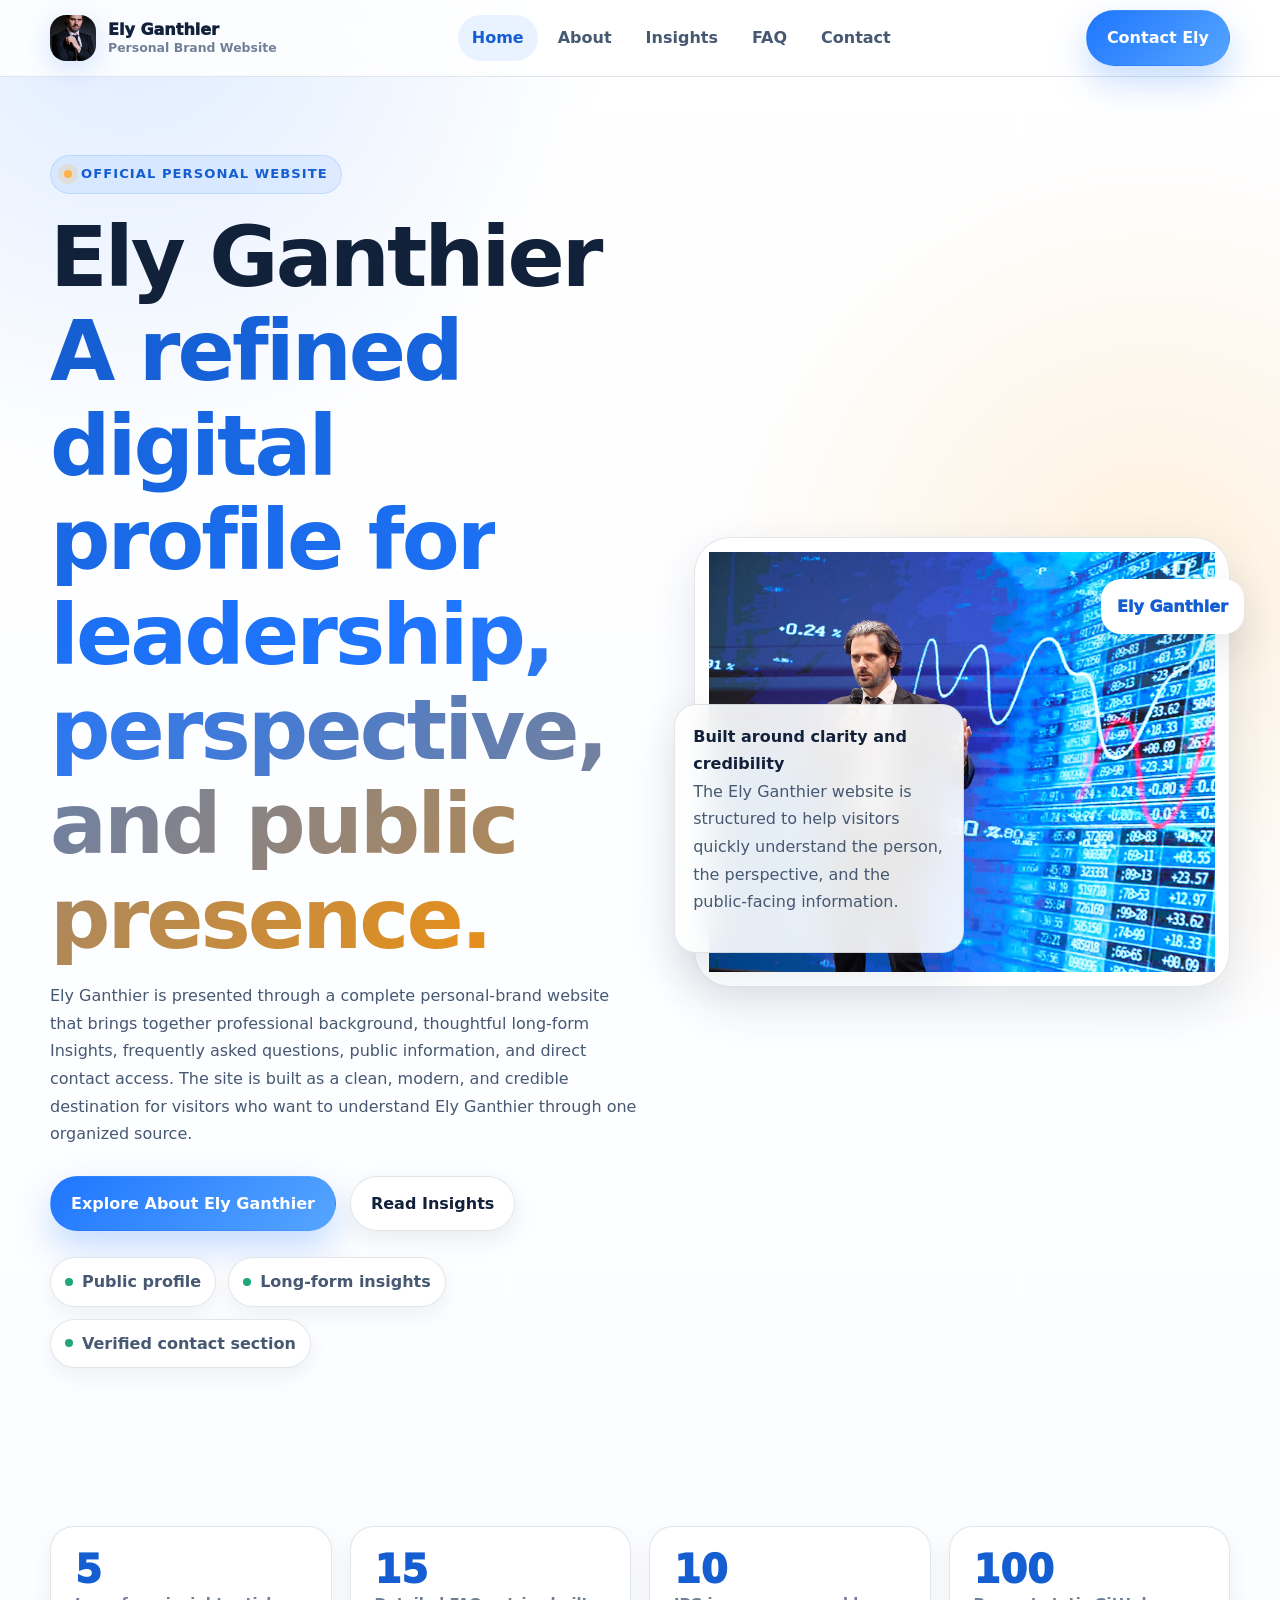
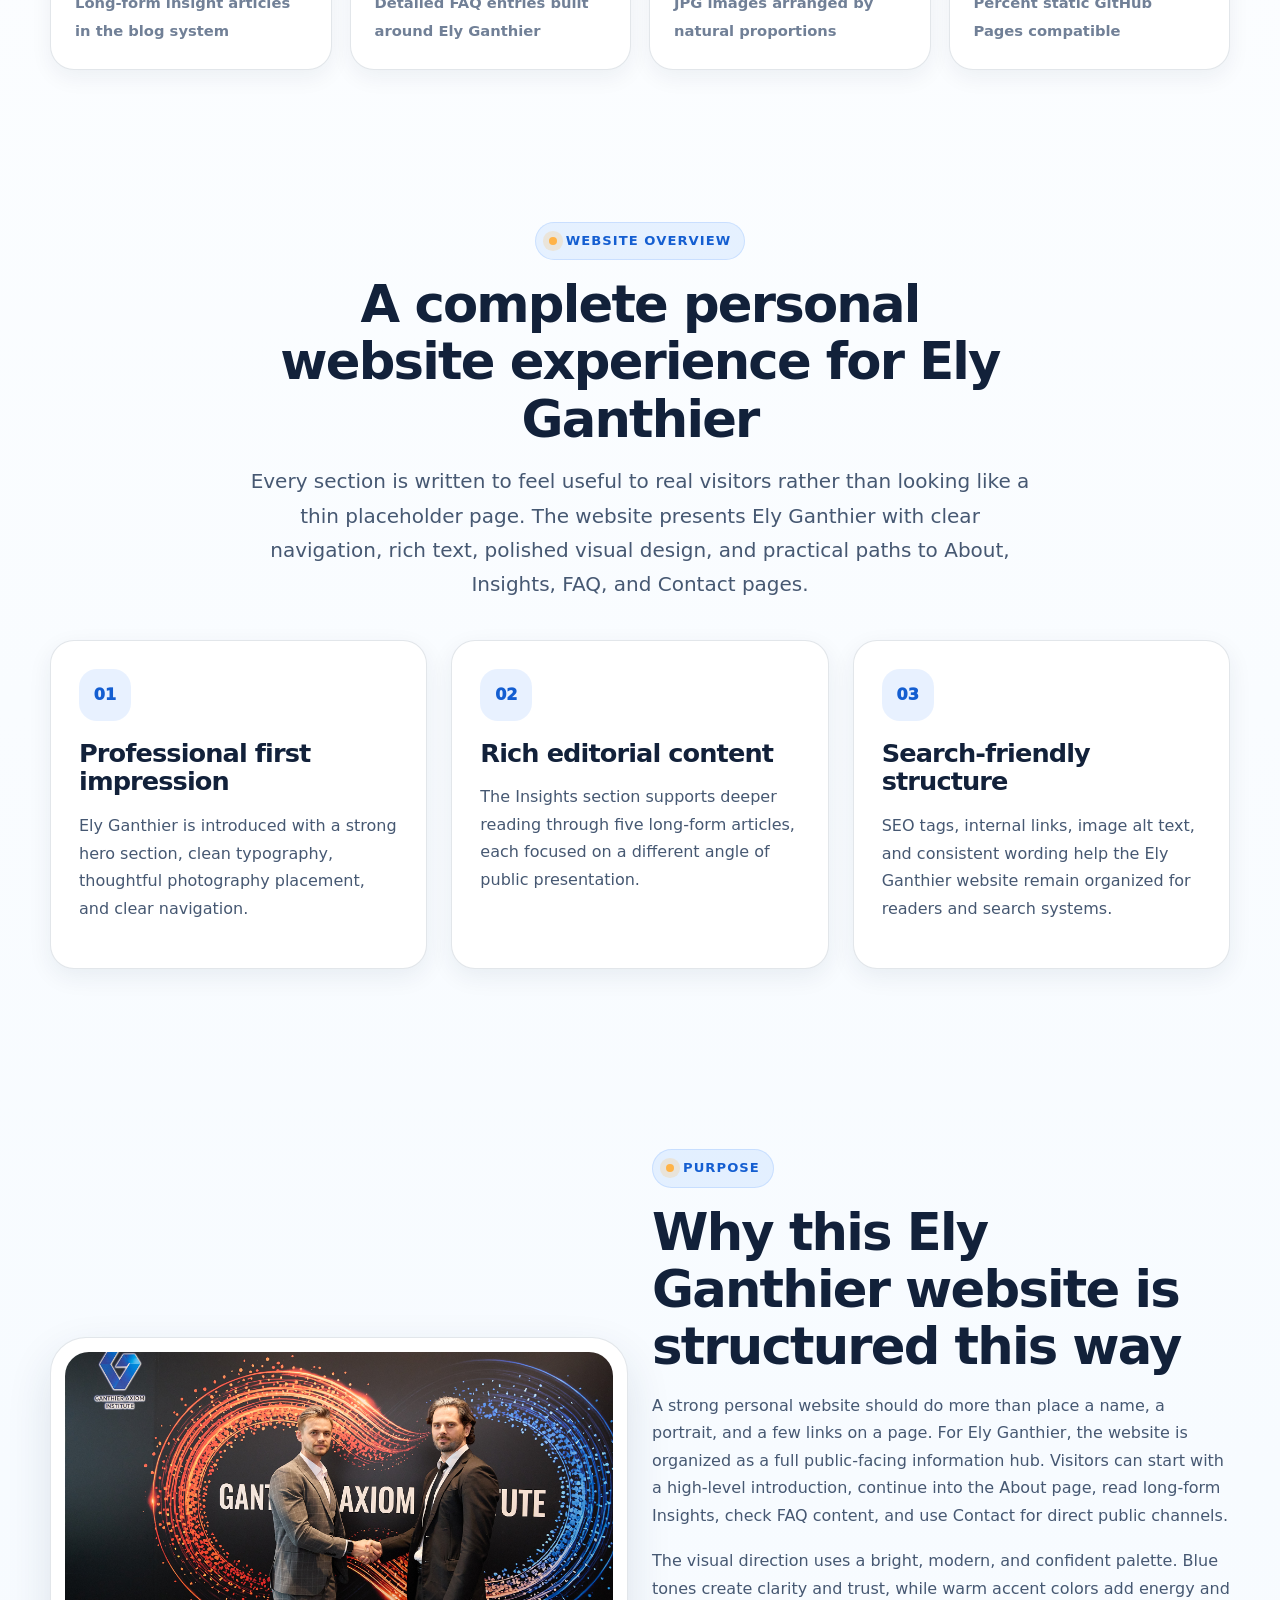
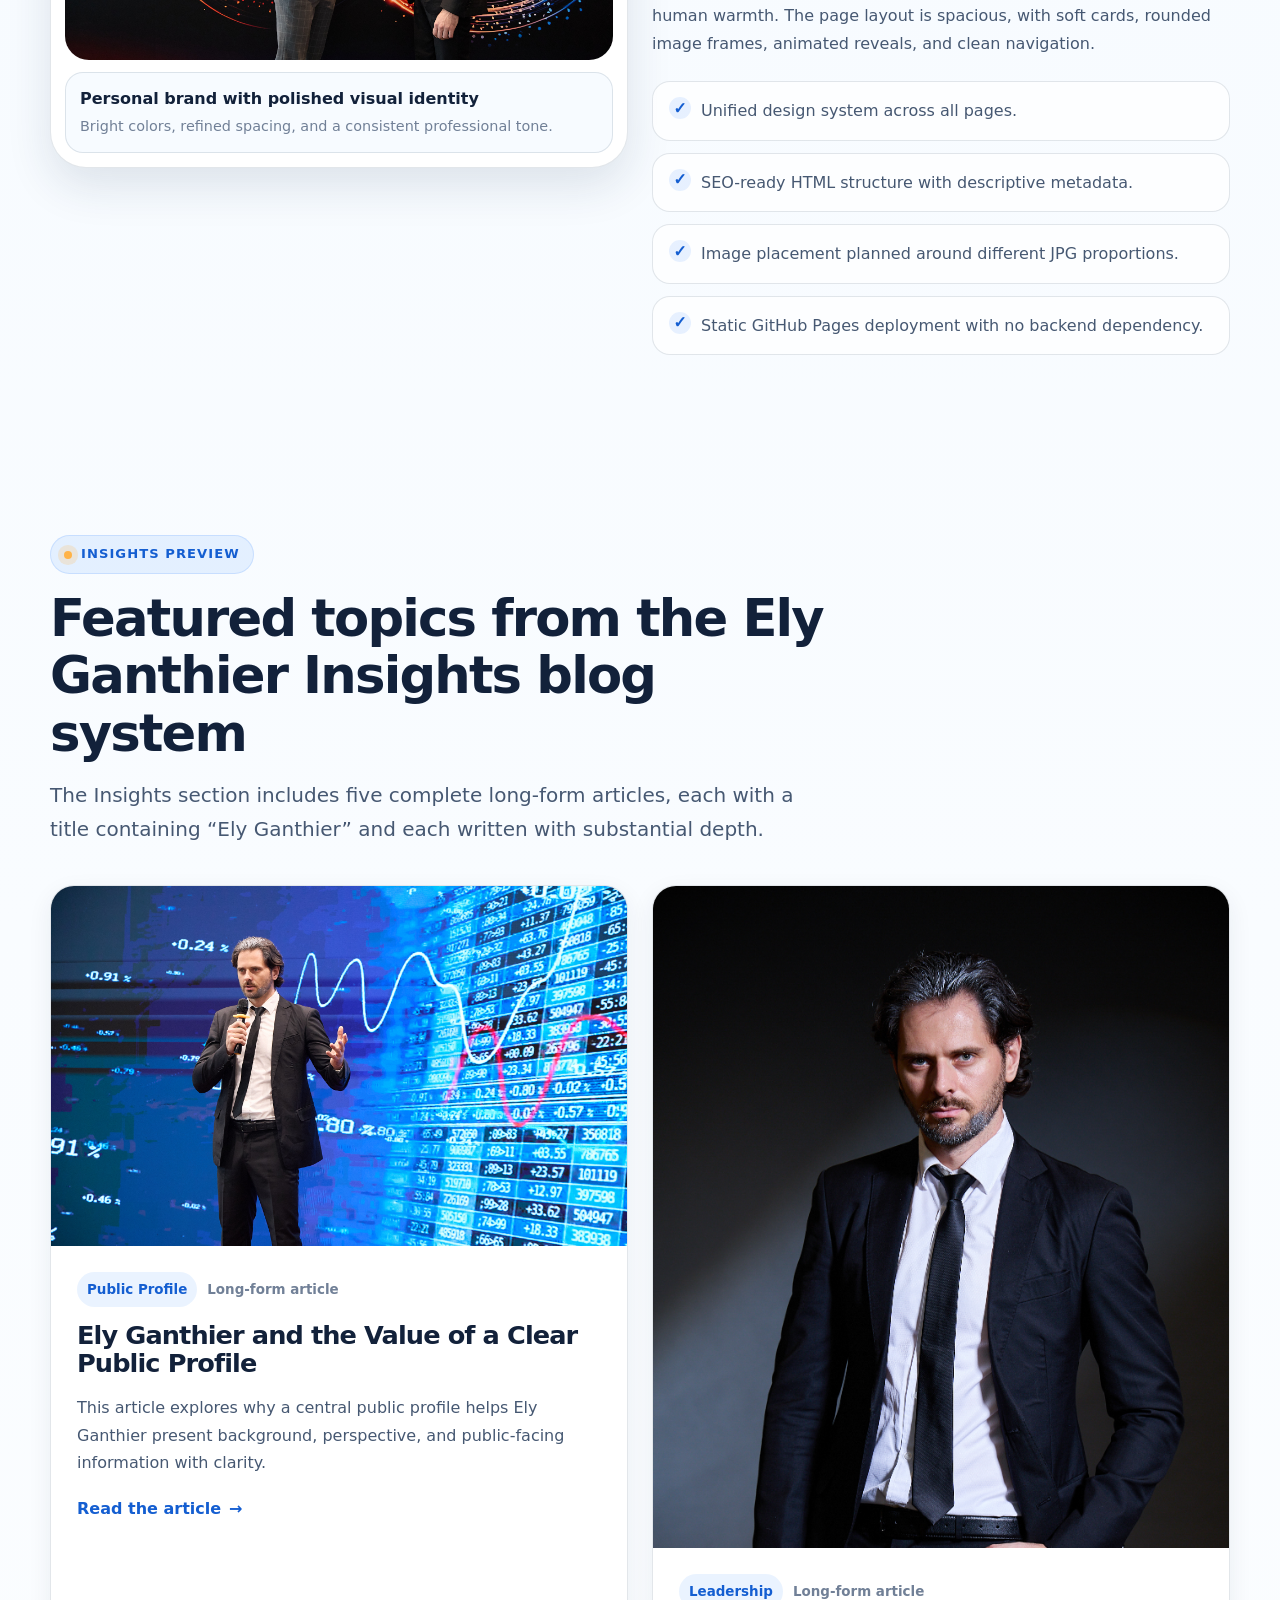
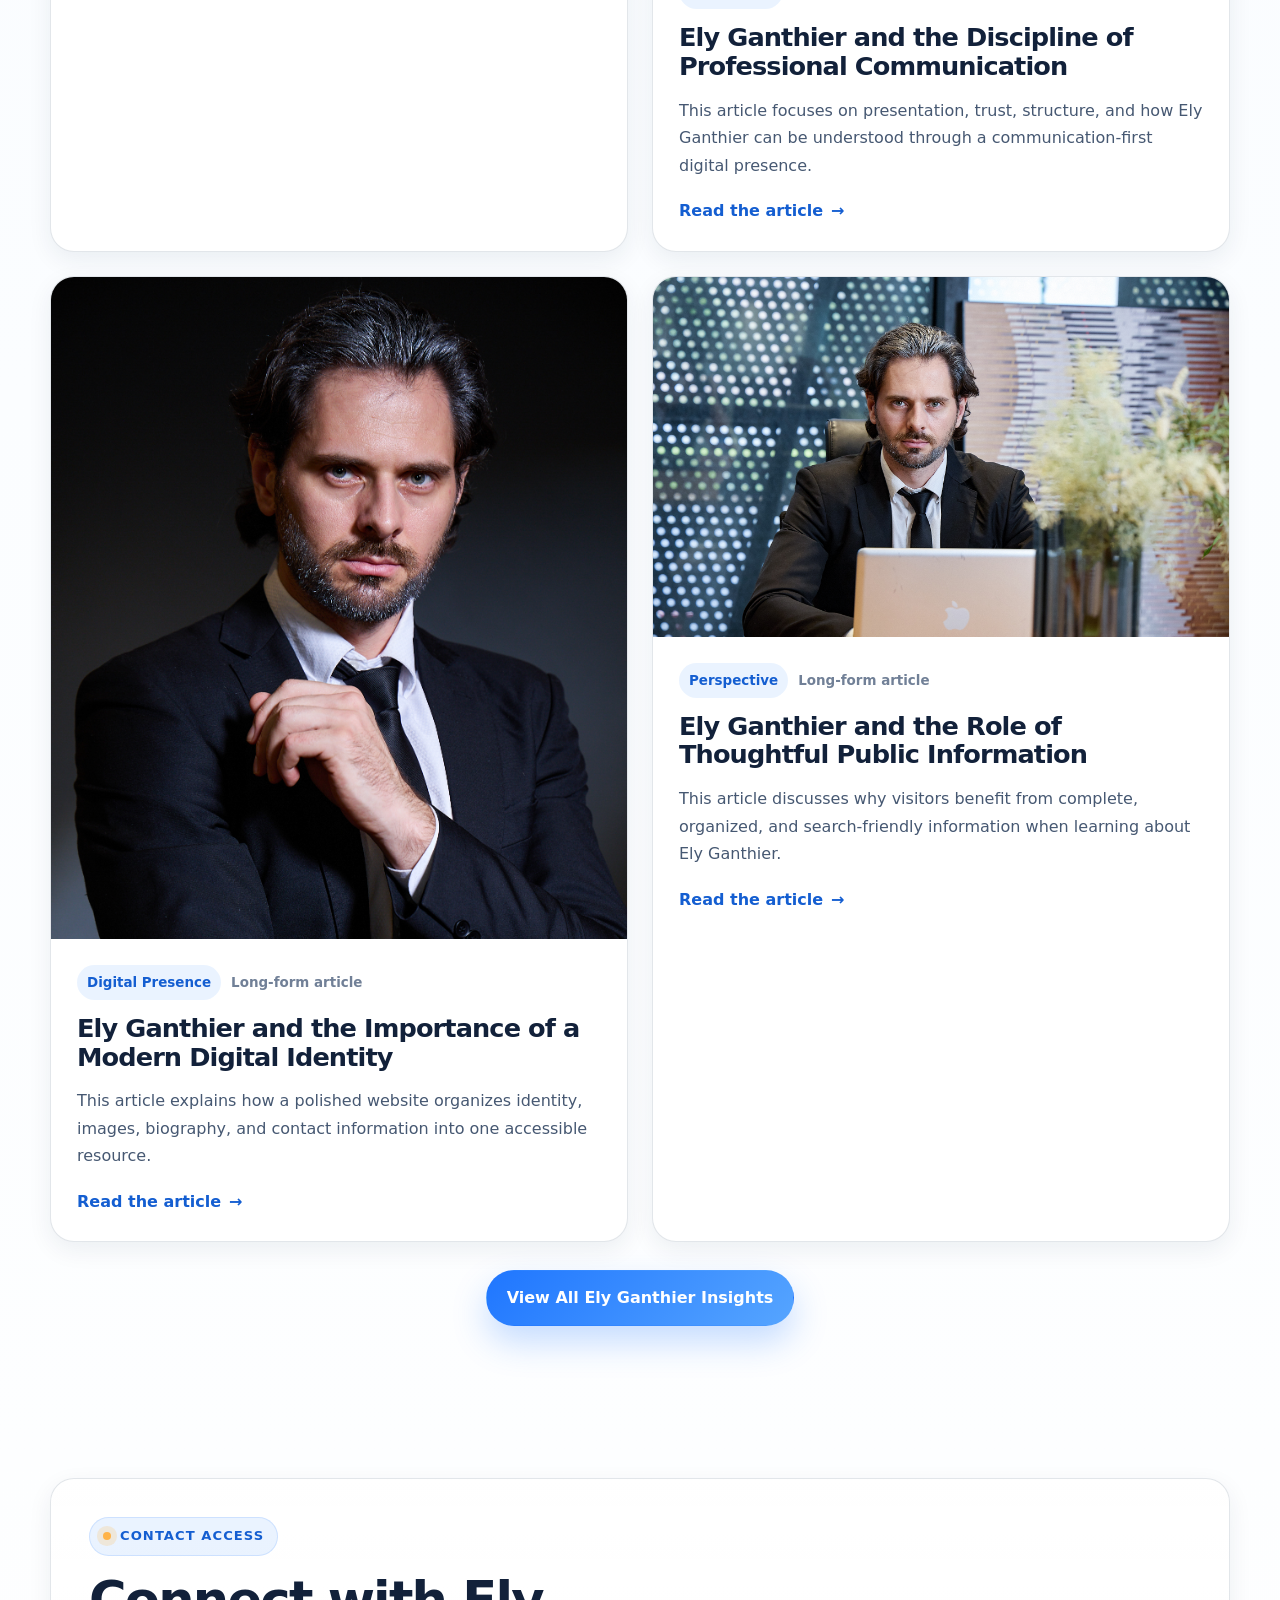
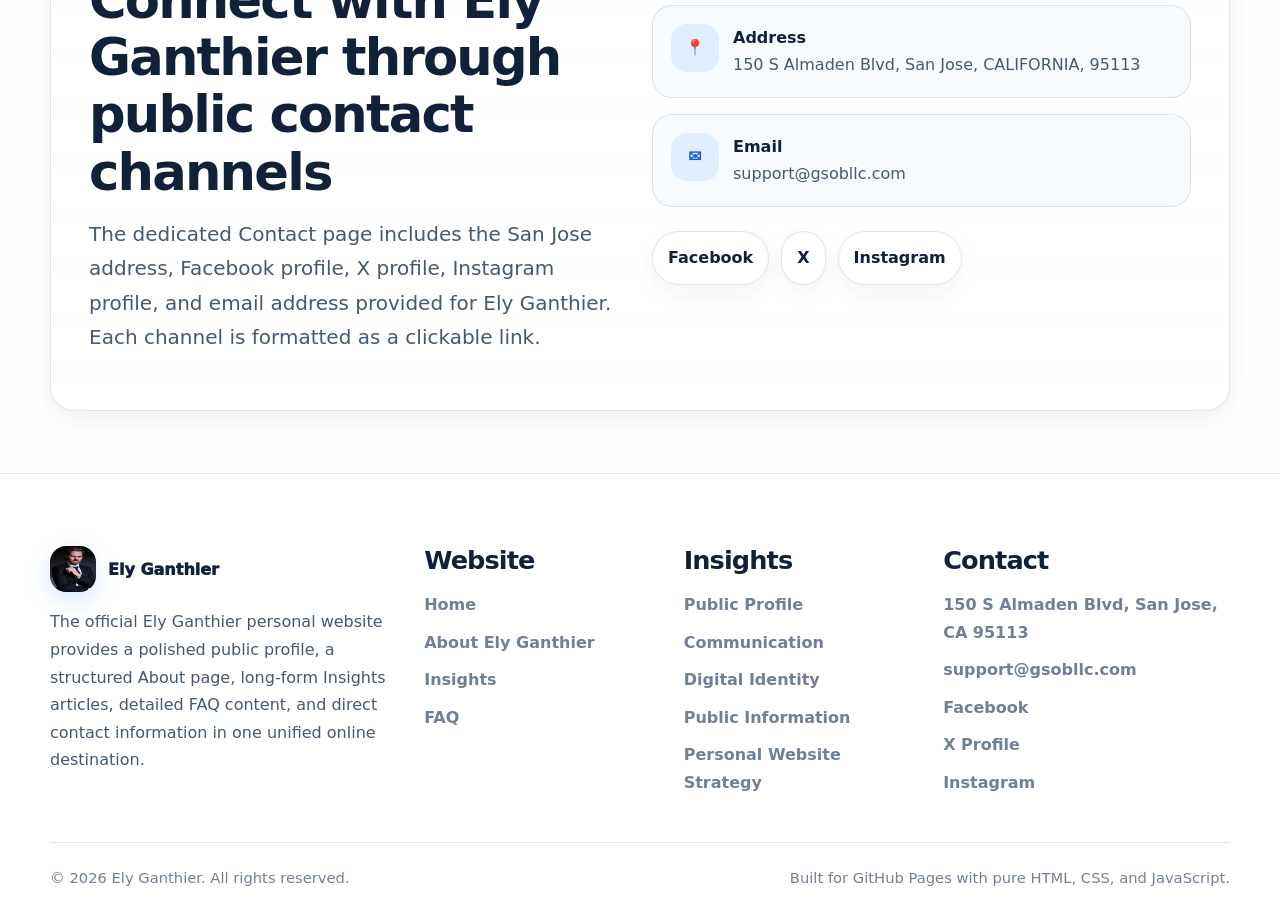
<file: index.html>
<!DOCTYPE html>
<html lang="en">
<head>
  <meta name="google-site-verification" content="0nVJcngBvTVkwX4lHHkf8gxSfzfyXxgh6r4acfKZWxM" />
  <meta charset="UTF-8" /><meta http-equiv="X-UA-Compatible" content="IE=edge" /><meta name="viewport" content="width=device-width, initial-scale=1.0" />
  <title>Ely Ganthier | Official Personal Brand Website</title>
  <meta name="description" content="Explore the official Ely Ganthier personal website with biography, Insights articles, FAQ, contact information, and a polished public profile." />
  <meta name="keywords" content="Ely Ganthier, Ely Ganthier official website, Ely Ganthier profile, Ely Ganthier insights, Ely Ganthier contact" />
  <meta name="author" content="Ely Ganthier" /><meta name="robots" content="index, follow" />
  <link rel="canonical" href="https://ElyGanthier.github.io/" />
  <meta property="og:title" content="Ely Ganthier | Official Personal Brand Website" /><meta property="og:description" content="Explore the official Ely Ganthier personal website with biography, Insights articles, FAQ, contact information, and a polished public profile." /><meta property="og:type" content="website" /><meta property="og:url" content="https://ElyGanthier.github.io/" /><meta property="og:image" content="https://ElyGanthier.github.io/images/LSHY2080.jpg" /><meta property="og:site_name" content="Ely Ganthier" />
  <meta name="twitter:card" content="summary_large_image" /><meta name="twitter:title" content="Ely Ganthier | Official Personal Brand Website" /><meta name="twitter:description" content="Explore the official Ely Ganthier personal website with biography, Insights articles, FAQ, contact information, and a polished public profile." /><meta name="twitter:image" content="https://ElyGanthier.github.io/images/LSHY2080.jpg" />
  <link rel="icon" type="image/jpeg" href="images/LSHY2510.jpg" /><link rel="apple-touch-icon" href="images/LSHY2510.jpg" />
  <link rel="stylesheet" href="css/style.css" />
</head>
<body>
  <div class="reading-progress" aria-hidden="true"></div>
  <header class="site-header">
    <div class="container">
      <nav class="navbar" aria-label="Primary navigation">
        <a class="brand" href="index.html" aria-label="Ely Ganthier home">
          <span class="brand-mark"><img src="images/LSHY2510.jpg" alt="Ely Ganthier portrait favicon and brand mark" /></span>
          <span class="brand-text"><span class="brand-name">Ely Ganthier</span><span class="brand-label">Personal Brand Website</span></span>
        </a>
        <div class="nav-menu">
          <a class="nav-link" href="index.html">Home</a>
          <a class="nav-link" href="about.html">About</a>
          <a class="nav-link" href="insights.html">Insights</a>
          <a class="nav-link" href="faq.html">FAQ</a>
          <a class="nav-link" href="contact.html">Contact</a>
        </div>
        <div class="nav-actions">
          <a class="btn btn-primary" href="contact.html">Contact Ely</a>
          <button class="nav-toggle" type="button" aria-label="Open navigation menu"><span></span><span></span><span></span></button>
        </div>
      </nav>
    </div>
  </header>

  <main>
    <section class="hero"><div class="container"><div class="hero-grid">
      <div class="hero-copy fade-in">
        <span class="eyebrow">Official Personal Website</span>
        <h1 class="hero-title"><span>Ely Ganthier</span><br><span class="gradient-text">A refined digital profile for leadership, perspective, and public presence.</span></h1>
        <p class="hero-subtitle">Ely Ganthier is presented through a complete personal-brand website that brings together professional background, thoughtful long-form Insights, frequently asked questions, public information, and direct contact access. The site is built as a clean, modern, and credible destination for visitors who want to understand Ely Ganthier through one organized source.</p>
        <div class="button-row"><a class="btn btn-primary" href="about.html">Explore About Ely Ganthier</a><a class="btn btn-secondary" href="insights.html">Read Insights</a></div>
        <div class="hero-meta"><div class="meta-pill"><span></span> Public profile</div><div class="meta-pill"><span></span> Long-form insights</div><div class="meta-pill"><span></span> Verified contact section</div></div>
      </div>
      <div class="hero-visual reveal"><div class="hero-card landscape"><img src="images/LSHY2080.jpg" alt="Ely Ganthier speaking in front of a presentation background" /></div><div class="hero-note float-slow"><strong>Built around clarity and credibility</strong><p>The Ely Ganthier website is structured to help visitors quickly understand the person, the perspective, and the public-facing information.</p></div><div class="floating-badge">Ely Ganthier</div></div>
    </div></div></section>

    <section class="section-sm"><div class="container"><div class="stats-strip">
      <div class="stat-card reveal"><span class="stat-value count-up" data-count="5">0</span><span class="stat-label">Long-form insight articles in the blog system</span></div>
      <div class="stat-card reveal"><span class="stat-value count-up" data-count="15">0</span><span class="stat-label">Detailed FAQ entries built around Ely Ganthier</span></div>
      <div class="stat-card reveal"><span class="stat-value count-up" data-count="10">0</span><span class="stat-label">JPG images arranged by natural proportions</span></div>
      <div class="stat-card reveal"><span class="stat-value count-up" data-count="100">0</span><span class="stat-label">Percent static GitHub Pages compatible</span></div>
    </div></div></section>

    <section class="section"><div class="container"><div class="section-header center reveal"><span class="eyebrow">Website Overview</span><h2>A complete personal website experience for Ely Ganthier</h2><p class="lead">Every section is written to feel useful to real visitors rather than looking like a thin placeholder page. The website presents Ely Ganthier with clear navigation, rich text, polished visual design, and practical paths to About, Insights, FAQ, and Contact pages.</p></div>
      <div class="grid grid-3">
        <article class="card reveal"><span class="card-number">01</span><h3>Professional first impression</h3><p>Ely Ganthier is introduced with a strong hero section, clean typography, thoughtful photography placement, and clear navigation.</p></article>
        <article class="card reveal"><span class="card-number">02</span><h3>Rich editorial content</h3><p>The Insights section supports deeper reading through five long-form articles, each focused on a different angle of public presentation.</p></article>
        <article class="card reveal"><span class="card-number">03</span><h3>Search-friendly structure</h3><p>SEO tags, internal links, image alt text, and consistent wording help the Ely Ganthier website remain organized for readers and search systems.</p></article>
      </div></div></section>

    <section class="section"><div class="container"><div class="grid grid-2" style="align-items:center;">
      <div class="image-frame landscape reveal"><img src="images/LSHY2189.jpg" alt="Ely Ganthier professional presentation scene" /><div class="image-caption"><strong>Personal brand with polished visual identity</strong><span>Bright colors, refined spacing, and a consistent professional tone.</span></div></div>
      <div class="reveal"><span class="eyebrow">Purpose</span><h2>Why this Ely Ganthier website is structured this way</h2><p>A strong personal website should do more than place a name, a portrait, and a few links on a page. For Ely Ganthier, the website is organized as a full public-facing information hub. Visitors can start with a high-level introduction, continue into the About page, read long-form Insights, check FAQ content, and use Contact for direct public channels.</p><p>The visual direction uses a bright, modern, and confident palette. Blue tones create clarity and trust, while warm accent colors add energy and human warmth. The page layout is spacious, with soft cards, rounded image frames, animated reveals, and clean navigation.</p><ul class="feature-list"><li>Unified design system across all pages.</li><li>SEO-ready HTML structure with descriptive metadata.</li><li>Image placement planned around different JPG proportions.</li><li>Static GitHub Pages deployment with no backend dependency.</li></ul></div>
    </div></div></section>

    <section class="section"><div class="container"><div class="section-header reveal"><span class="eyebrow">Insights Preview</span><h2>Featured topics from the Ely Ganthier Insights blog system</h2><p class="lead">The Insights section includes five complete long-form articles, each with a title containing “Ely Ganthier” and each written with substantial depth.</p></div><div class="blog-grid">
<article class="card blog-card reveal"><a class="blog-image" href="article-1.html"><img src="images/LSHY2080.jpg" alt="Ely Ganthier and the Value of a Clear Public Profile" /></a><div class="blog-content"><div class="blog-meta"><span class="blog-tag">Public Profile</span><span>Long-form article</span></div><h3><a href="article-1.html">Ely Ganthier and the Value of a Clear Public Profile</a></h3><p>This article explores why a central public profile helps Ely Ganthier present background, perspective, and public-facing information with clarity.</p><a class="btn-link" href="article-1.html">Read the article</a></div></article><article class="card blog-card reveal portrait-cover"><a class="blog-image" href="article-2.html"><img src="images/LSHY2505.jpg" alt="Ely Ganthier and the Discipline of Professional Communication" /></a><div class="blog-content"><div class="blog-meta"><span class="blog-tag">Leadership</span><span>Long-form article</span></div><h3><a href="article-2.html">Ely Ganthier and the Discipline of Professional Communication</a></h3><p>This article focuses on presentation, trust, structure, and how Ely Ganthier can be understood through a communication-first digital presence.</p><a class="btn-link" href="article-2.html">Read the article</a></div></article><article class="card blog-card reveal portrait-cover"><a class="blog-image" href="article-3.html"><img src="images/LSHY2510.jpg" alt="Ely Ganthier and the Importance of a Modern Digital Identity" /></a><div class="blog-content"><div class="blog-meta"><span class="blog-tag">Digital Presence</span><span>Long-form article</span></div><h3><a href="article-3.html">Ely Ganthier and the Importance of a Modern Digital Identity</a></h3><p>This article explains how a polished website organizes identity, images, biography, and contact information into one accessible resource.</p><a class="btn-link" href="article-3.html">Read the article</a></div></article><article class="card blog-card reveal"><a class="blog-image" href="article-4.html"><img src="images/LSHY2525.jpg" alt="Ely Ganthier and the Role of Thoughtful Public Information" /></a><div class="blog-content"><div class="blog-meta"><span class="blog-tag">Perspective</span><span>Long-form article</span></div><h3><a href="article-4.html">Ely Ganthier and the Role of Thoughtful Public Information</a></h3><p>This article discusses why visitors benefit from complete, organized, and search-friendly information when learning about Ely Ganthier.</p><a class="btn-link" href="article-4.html">Read the article</a></div></article>
    </div><div class="button-row" style="justify-content:center;"><a class="btn btn-primary" href="insights.html">View All Ely Ganthier Insights</a></div></div></section>
    <section class="section-sm"><div class="container"><div class="card card-accent reveal" style="padding:38px;"><div class="grid grid-2" style="align-items:center;"><div><span class="eyebrow">Contact Access</span><h2>Connect with Ely Ganthier through public contact channels</h2><p class="lead">The dedicated Contact page includes the San Jose address, Facebook profile, X profile, Instagram profile, and email address provided for Ely Ganthier. Each channel is formatted as a clickable link.</p></div><div><ul class="contact-list" style="margin-top:0;"><li class="contact-item"><span class="contact-icon">📍</span><div><strong>Address</strong><a href="https://www.google.com/maps/search/?api=1&query=150%20S%20Almaden%20Blvd%2C%20San%20Jose%2C%20CALIFORNIA%2C%2095113">150 S Almaden Blvd, San Jose, CALIFORNIA, 95113</a></div></li><li class="contact-item"><span class="contact-icon">✉</span><div><strong>Email</strong><a href="mailto:support@gsobllc.com">support@gsobllc.com</a></div></li></ul><div class="social-links"><a class="social-link" href="https://www.facebook.com/profile.php?id=61589082797492">Facebook</a><a class="social-link" href="https://x.com/GanthierAcademy">X</a><a class="social-link" href="https://www.instagram.com/ganthieracademy/">Instagram</a></div></div></div></div></div></section>
  </main>

  <footer class="site-footer">
    <div class="container">
      <div class="footer-grid">
        <div class="footer-brand">
          <a class="footer-logo" href="index.html"><img src="images/LSHY2510.jpg" alt="Ely Ganthier footer logo portrait" /><span>Ely Ganthier</span></a>
          <p>The official Ely Ganthier personal website provides a polished public profile, a structured About page, long-form Insights articles, detailed FAQ content, and direct contact information in one unified online destination.</p>
        </div>
        <div class="footer-col"><h3>Website</h3><ul class="footer-links">
          <li><a href="index.html">Home</a></li><li><a href="about.html">About Ely Ganthier</a></li><li><a href="insights.html">Insights</a></li><li><a href="faq.html">FAQ</a></li>
        </ul></div>
        <div class="footer-col"><h3>Insights</h3><ul class="footer-links">
          <li><a href="article-1.html">Public Profile</a></li><li><a href="article-2.html">Communication</a></li><li><a href="article-3.html">Digital Identity</a></li><li><a href="article-4.html">Public Information</a></li><li><a href="article-5.html">Personal Website Strategy</a></li>
        </ul></div>
        <div class="footer-col"><h3>Contact</h3><ul class="footer-links">
          <li><a href="https://www.google.com/maps/search/?api=1&query=150%20S%20Almaden%20Blvd%2C%20San%20Jose%2C%20CALIFORNIA%2C%2095113">150 S Almaden Blvd, San Jose, CA 95113</a></li><li><a href="mailto:support@gsobllc.com">support@gsobllc.com</a></li><li><a href="https://www.facebook.com/profile.php?id=61589082797492">Facebook</a></li><li><a href="https://x.com/GanthierAcademy">X Profile</a></li><li><a href="https://www.instagram.com/ganthieracademy/">Instagram</a></li>
        </ul></div>
      </div>
      <div class="footer-bottom"><span>© 2026 Ely Ganthier. All rights reserved.</span><span>Built for GitHub Pages with pure HTML, CSS, and JavaScript.</span></div>
    </div>
  </footer>
  <button class="back-to-top" type="button" aria-label="Back to top">↑</button>
  <script src="js/main.js" defer></script>

</body>
</html>
</file>
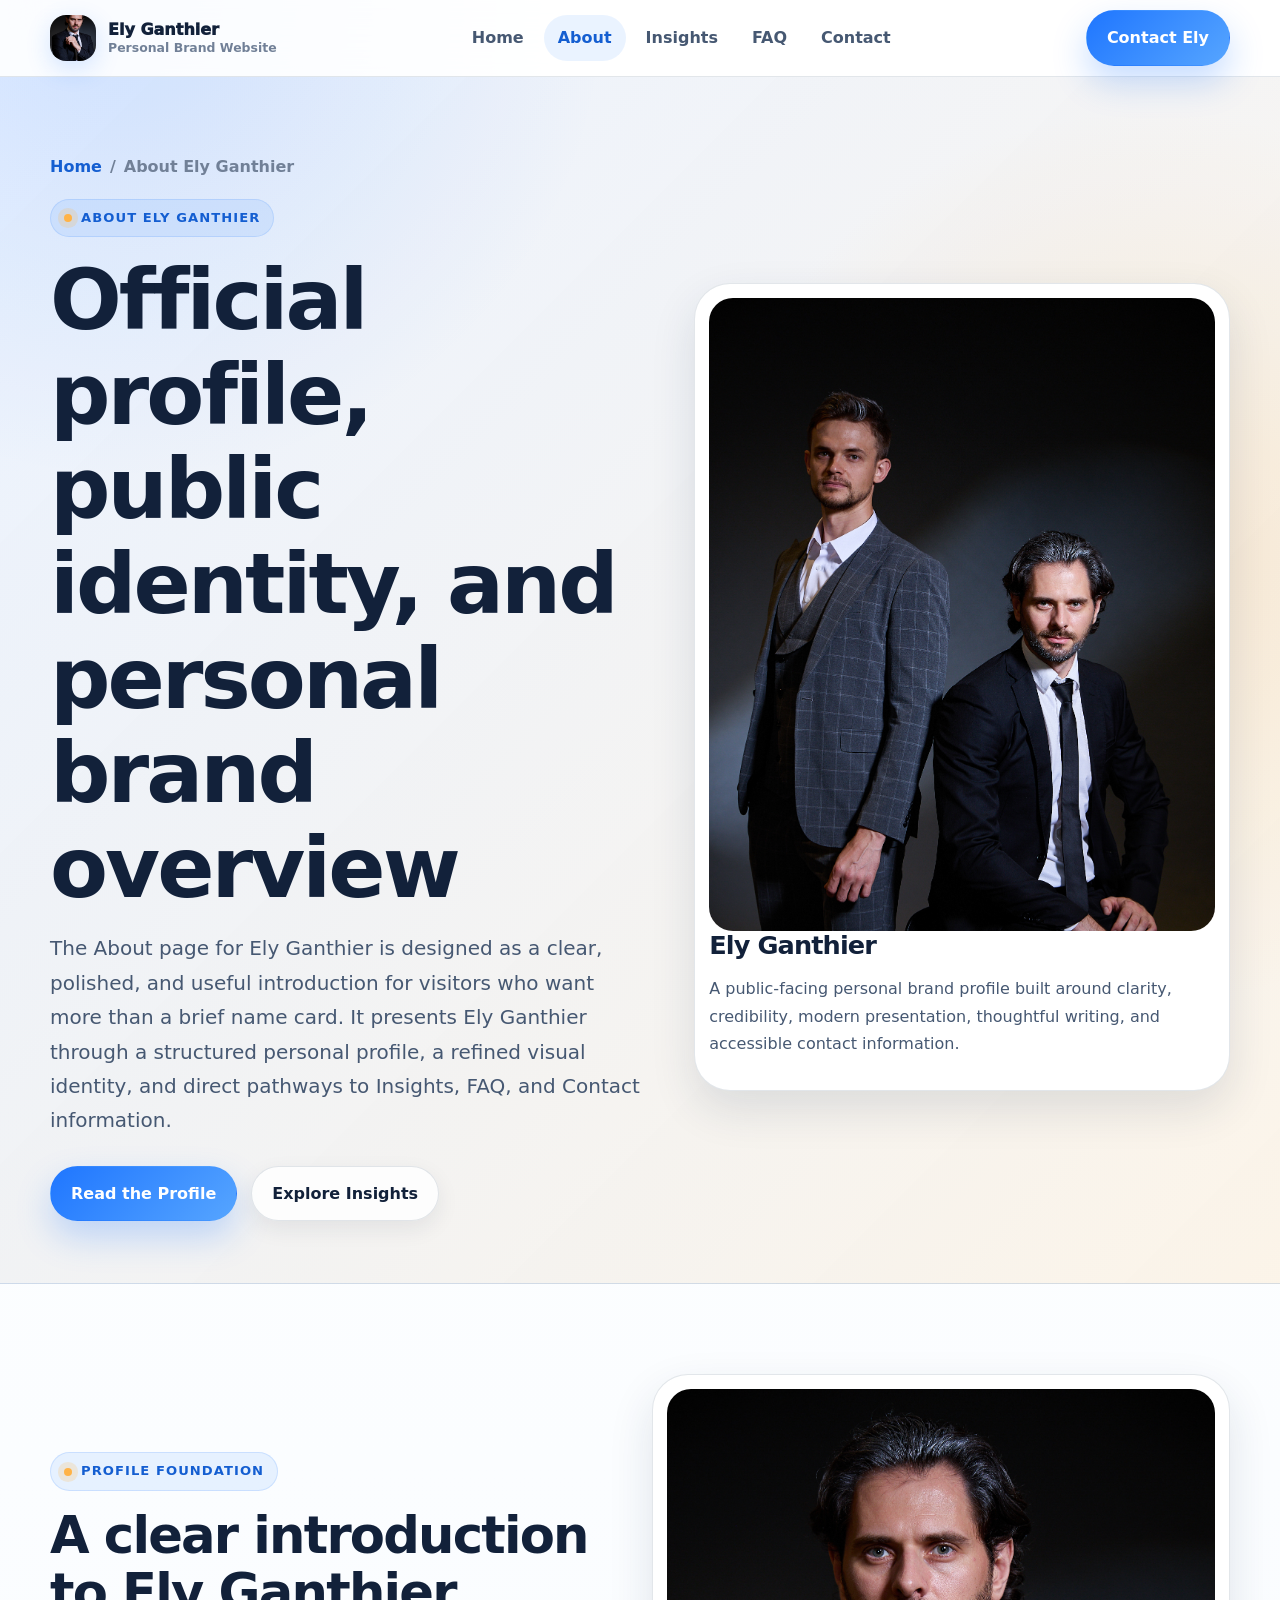
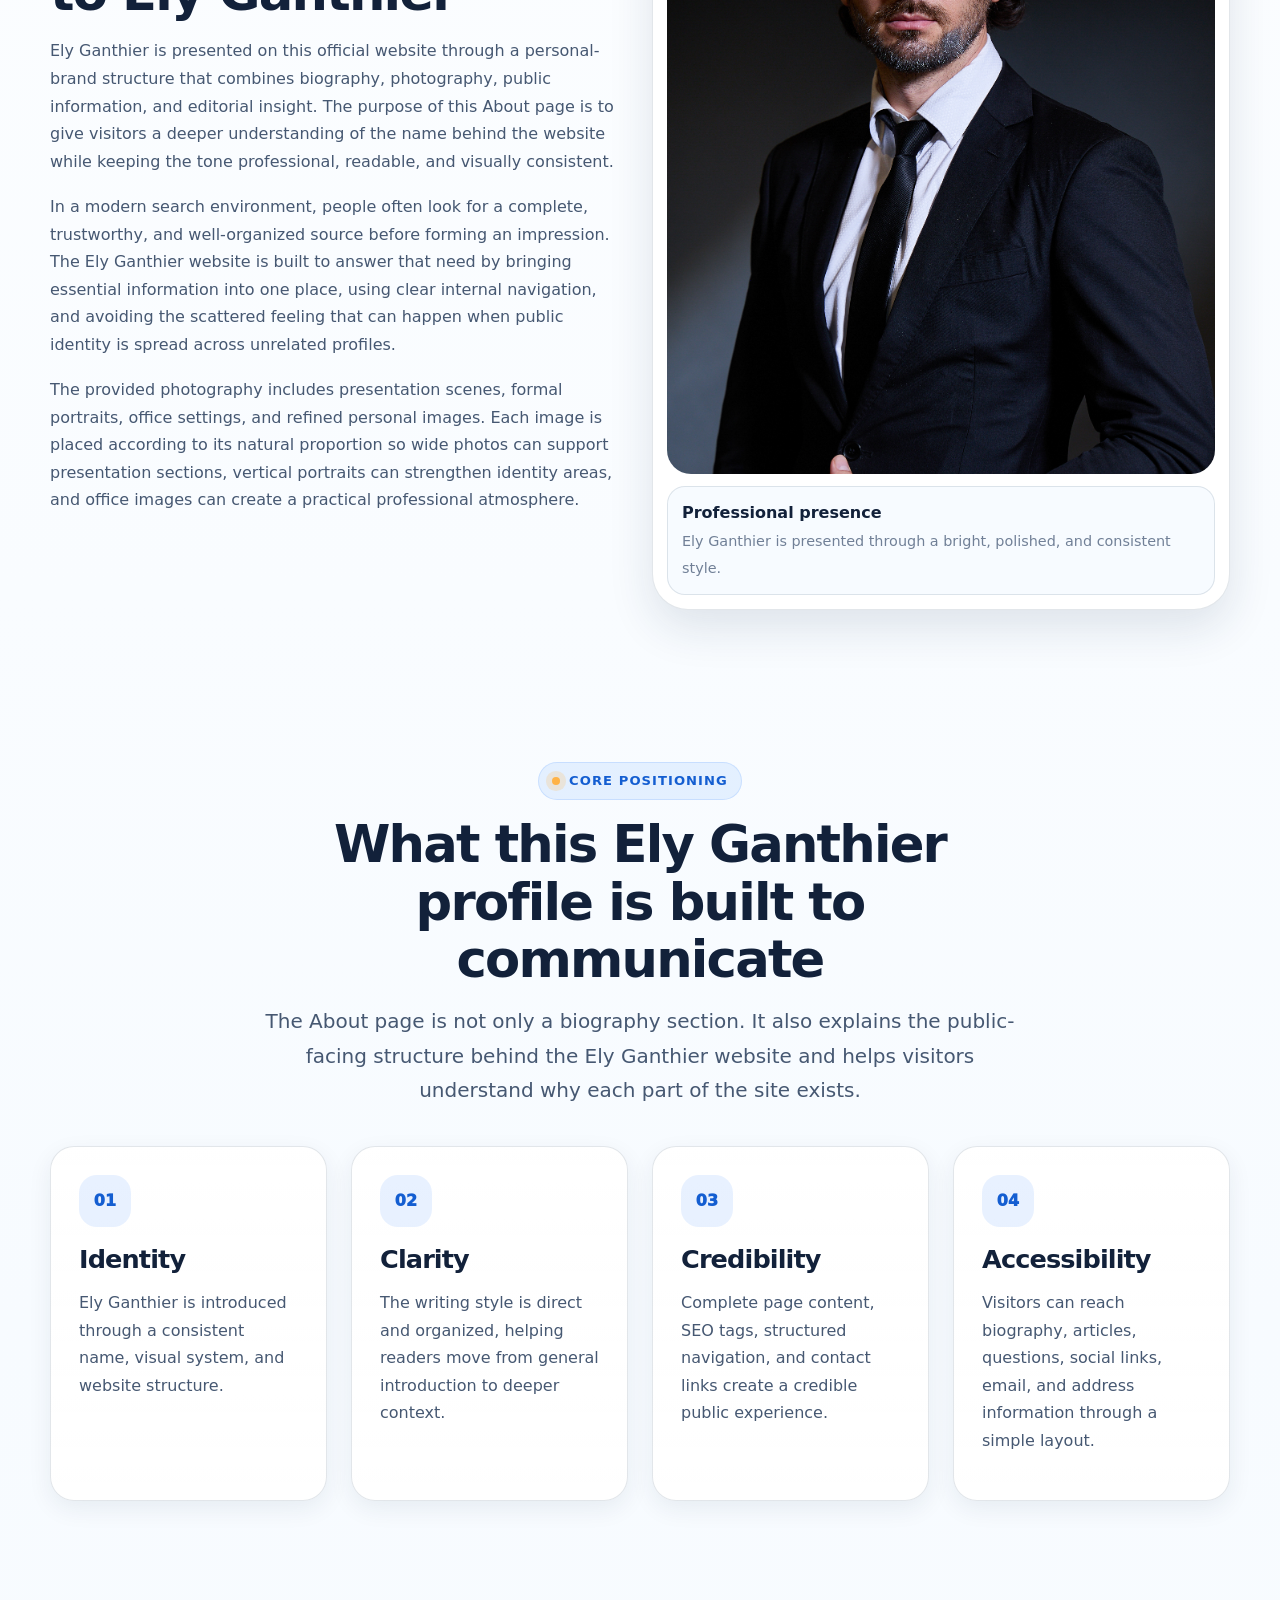
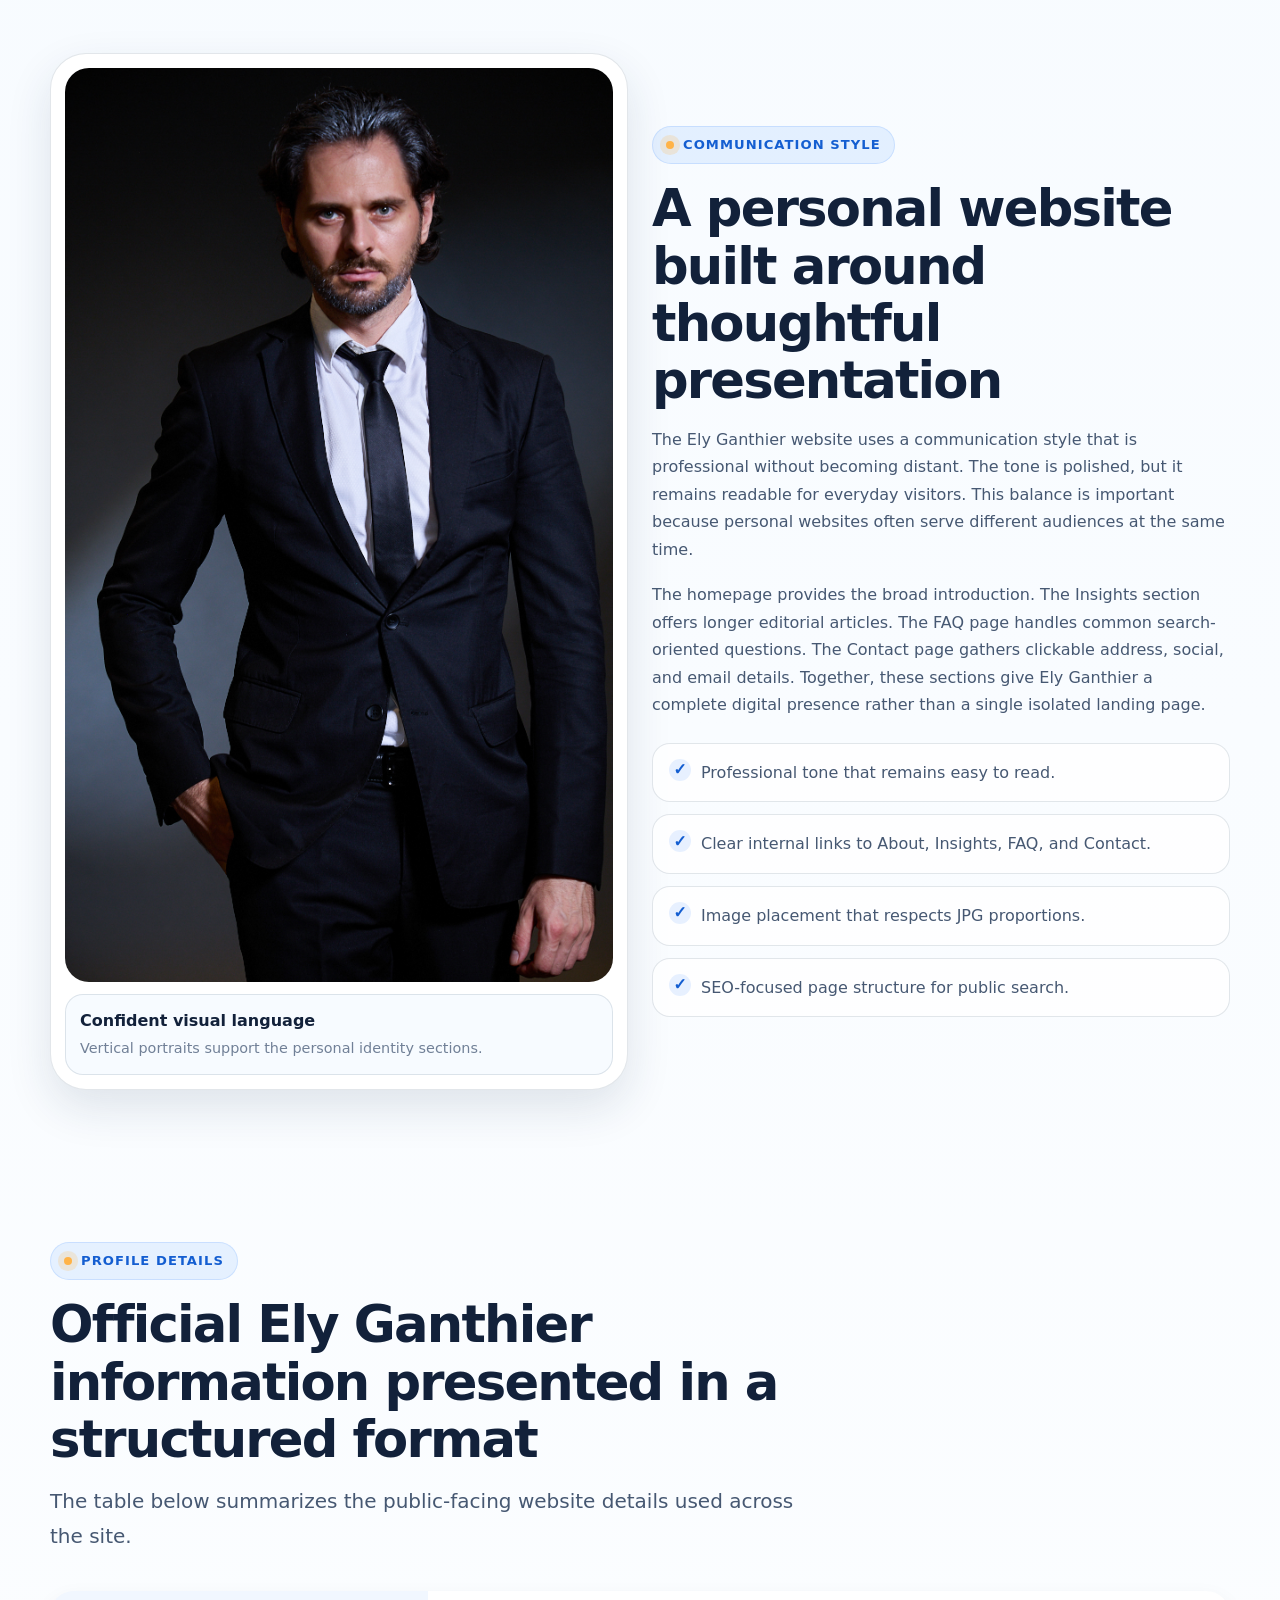
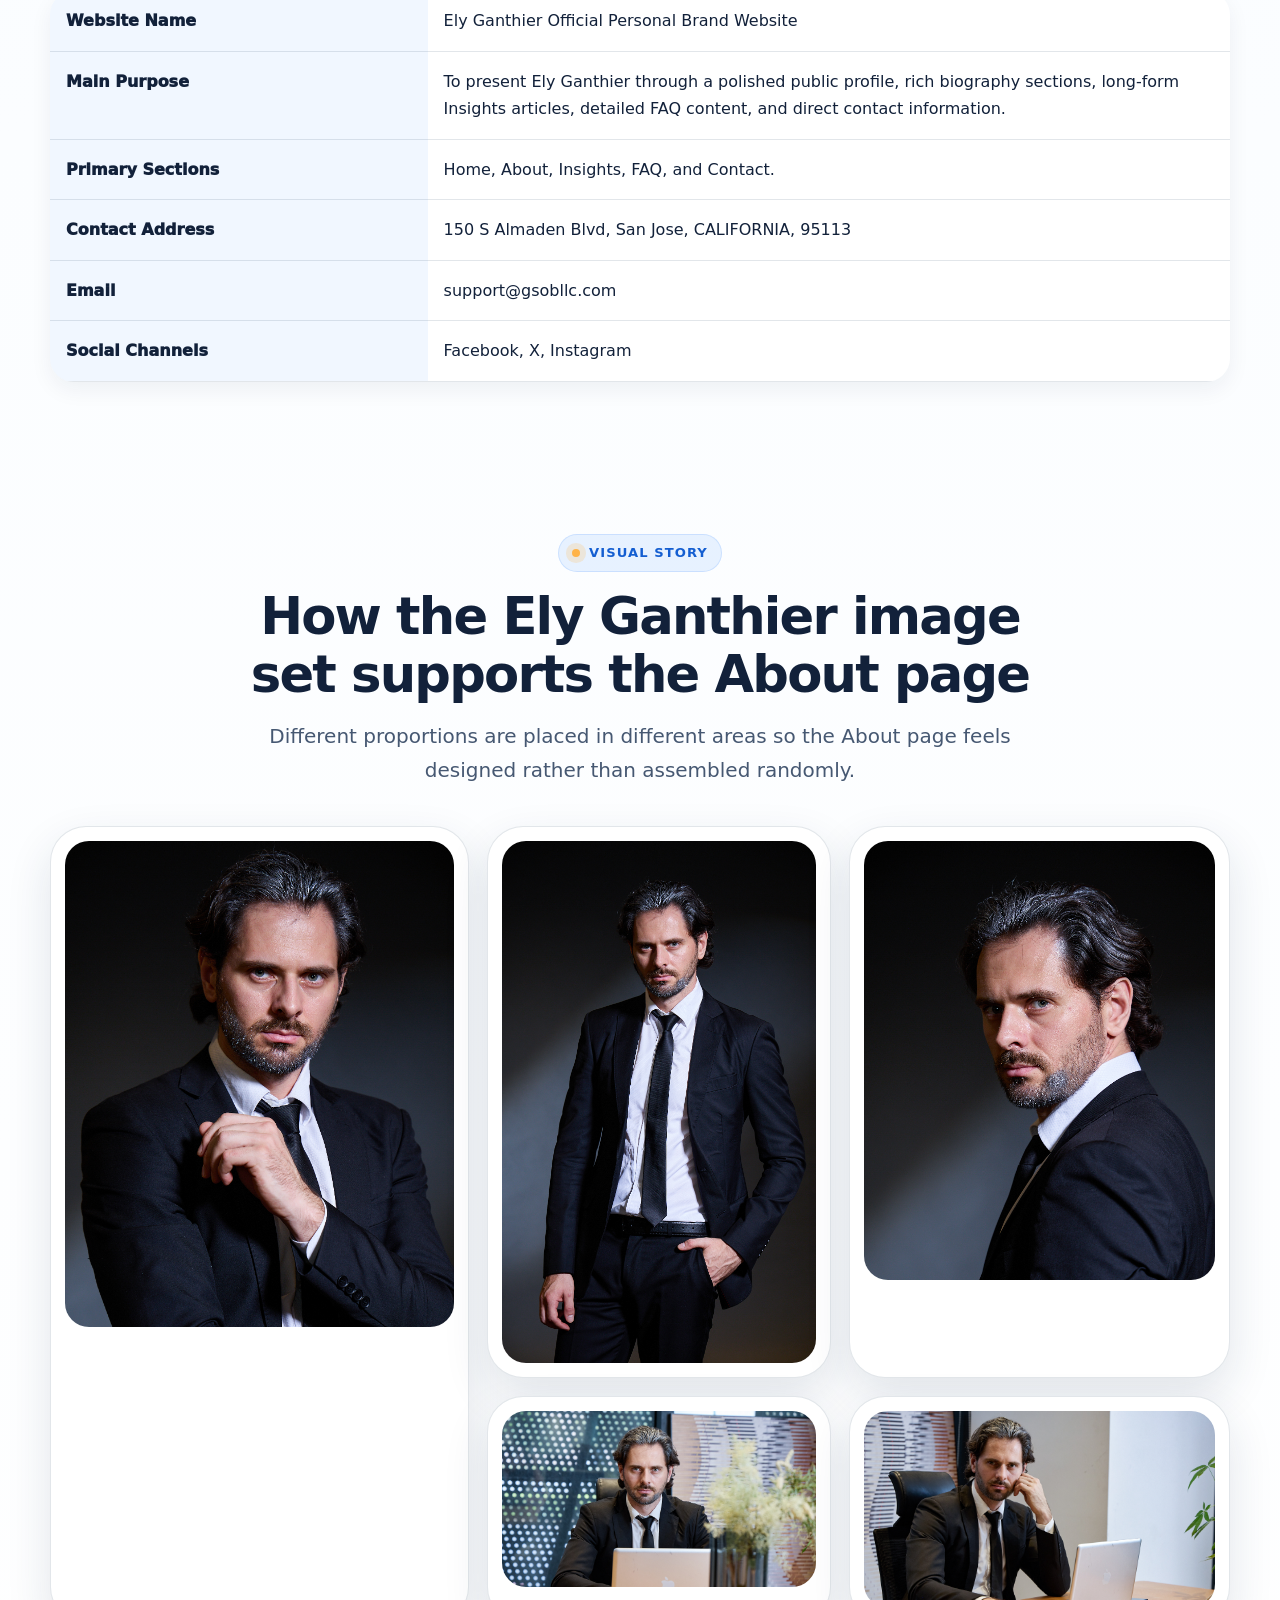
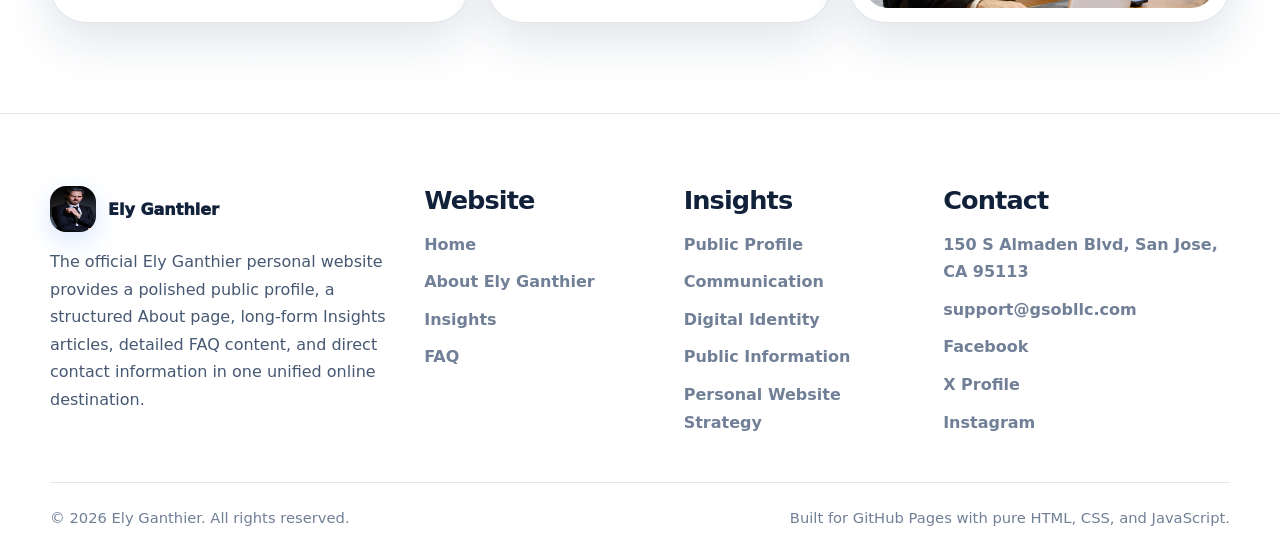
<file: about.html>
<!DOCTYPE html>
<html lang="en">
<head>
  <meta charset="UTF-8" /><meta http-equiv="X-UA-Compatible" content="IE=edge" /><meta name="viewport" content="width=device-width, initial-scale=1.0" />
  <title>About Ely Ganthier | Official Biography and Personal Profile</title>
  <meta name="description" content="Learn about Ely Ganthier through an official personal profile featuring biography, professional presentation, public identity, and contact pathways." />
  <meta name="keywords" content="Ely Ganthier, About Ely Ganthier, Ely Ganthier biography, Ely Ganthier profile" />
  <meta name="author" content="Ely Ganthier" /><meta name="robots" content="index, follow" />
  <link rel="canonical" href="https://ElyGanthier.github.io/about.html" />
  <meta property="og:title" content="About Ely Ganthier | Official Biography and Personal Profile" /><meta property="og:description" content="Learn about Ely Ganthier through an official personal profile featuring biography, professional presentation, public identity, and contact pathways." /><meta property="og:type" content="website" /><meta property="og:url" content="https://ElyGanthier.github.io/about.html" /><meta property="og:image" content="https://ElyGanthier.github.io/images/LSHY2447.jpg" /><meta property="og:site_name" content="Ely Ganthier" />
  <meta name="twitter:card" content="summary_large_image" /><meta name="twitter:title" content="About Ely Ganthier | Official Biography and Personal Profile" /><meta name="twitter:description" content="Learn about Ely Ganthier through an official personal profile featuring biography, professional presentation, public identity, and contact pathways." /><meta name="twitter:image" content="https://ElyGanthier.github.io/images/LSHY2447.jpg" />
  <link rel="icon" type="image/jpeg" href="images/LSHY2510.jpg" /><link rel="apple-touch-icon" href="images/LSHY2510.jpg" />
  <link rel="stylesheet" href="css/style.css" />
</head>
<body>
  <div class="reading-progress" aria-hidden="true"></div>
  <header class="site-header">
    <div class="container">
      <nav class="navbar" aria-label="Primary navigation">
        <a class="brand" href="index.html" aria-label="Ely Ganthier home">
          <span class="brand-mark"><img src="images/LSHY2510.jpg" alt="Ely Ganthier portrait favicon and brand mark" /></span>
          <span class="brand-text"><span class="brand-name">Ely Ganthier</span><span class="brand-label">Personal Brand Website</span></span>
        </a>
        <div class="nav-menu">
          <a class="nav-link" href="index.html">Home</a>
          <a class="nav-link" href="about.html">About</a>
          <a class="nav-link" href="insights.html">Insights</a>
          <a class="nav-link" href="faq.html">FAQ</a>
          <a class="nav-link" href="contact.html">Contact</a>
        </div>
        <div class="nav-actions">
          <a class="btn btn-primary" href="contact.html">Contact Ely</a>
          <button class="nav-toggle" type="button" aria-label="Open navigation menu"><span></span><span></span><span></span></button>
        </div>
      </nav>
    </div>
  </header>

<main>
<section class="page-hero"><div class="container"><div class="page-hero-inner"><div class="reveal"><div class="breadcrumb"><a href="index.html">Home</a><span>/</span><span>About Ely Ganthier</span></div><span class="eyebrow">About Ely Ganthier</span><h1>Official profile, public identity, and personal brand overview</h1><p class="lead">The About page for Ely Ganthier is designed as a clear, polished, and useful introduction for visitors who want more than a brief name card. It presents Ely Ganthier through a structured personal profile, a refined visual identity, and direct pathways to Insights, FAQ, and Contact information.</p><div class="button-row"><a class="btn btn-primary" href="#profile">Read the Profile</a><a class="btn btn-secondary" href="insights.html">Explore Insights</a></div></div><aside class="profile-panel reveal"><img src="images/LSHY2447.jpg" alt="Ely Ganthier formal professional portrait" /><h3>Ely Ganthier</h3><p>A public-facing personal brand profile built around clarity, credibility, modern presentation, thoughtful writing, and accessible contact information.</p></aside></div></div></section>
<section class="section" id="profile"><div class="container"><div class="grid grid-2" style="align-items:center;"><div class="reveal"><span class="eyebrow">Profile Foundation</span><h2>A clear introduction to Ely Ganthier</h2><p>Ely Ganthier is presented on this official website through a personal-brand structure that combines biography, photography, public information, and editorial insight. The purpose of this About page is to give visitors a deeper understanding of the name behind the website while keeping the tone professional, readable, and visually consistent.</p><p>In a modern search environment, people often look for a complete, trustworthy, and well-organized source before forming an impression. The Ely Ganthier website is built to answer that need by bringing essential information into one place, using clear internal navigation, and avoiding the scattered feeling that can happen when public identity is spread across unrelated profiles.</p><p>The provided photography includes presentation scenes, formal portraits, office settings, and refined personal images. Each image is placed according to its natural proportion so wide photos can support presentation sections, vertical portraits can strengthen identity areas, and office images can create a practical professional atmosphere.</p></div><div class="image-frame portrait reveal"><img src="images/LSHY2502.jpg" alt="Ely Ganthier professional close portrait" /><div class="image-caption"><strong>Professional presence</strong><span>Ely Ganthier is presented through a bright, polished, and consistent style.</span></div></div></div></div></section>
<section class="section-sm"><div class="container"><div class="section-header center reveal"><span class="eyebrow">Core Positioning</span><h2>What this Ely Ganthier profile is built to communicate</h2><p class="lead">The About page is not only a biography section. It also explains the public-facing structure behind the Ely Ganthier website and helps visitors understand why each part of the site exists.</p></div><div class="grid grid-4">
<article class="card card-soft reveal"><span class="card-number">01</span><h3>Identity</h3><p>Ely Ganthier is introduced through a consistent name, visual system, and website structure.</p></article>
<article class="card card-soft reveal"><span class="card-number">02</span><h3>Clarity</h3><p>The writing style is direct and organized, helping readers move from general introduction to deeper context.</p></article>
<article class="card card-soft reveal"><span class="card-number">03</span><h3>Credibility</h3><p>Complete page content, SEO tags, structured navigation, and contact links create a credible public experience.</p></article>
<article class="card card-soft reveal"><span class="card-number">04</span><h3>Accessibility</h3><p>Visitors can reach biography, articles, questions, social links, email, and address information through a simple layout.</p></article>
</div></div></section>
<section class="section"><div class="container"><div class="grid grid-2" style="align-items:center;"><div class="image-frame tall reveal"><img src="images/LSHY2495.jpg" alt="Ely Ganthier standing formal portrait" /><div class="image-caption"><strong>Confident visual language</strong><span>Vertical portraits support the personal identity sections.</span></div></div><div class="reveal"><span class="eyebrow">Communication Style</span><h2>A personal website built around thoughtful presentation</h2><p>The Ely Ganthier website uses a communication style that is professional without becoming distant. The tone is polished, but it remains readable for everyday visitors. This balance is important because personal websites often serve different audiences at the same time.</p><p>The homepage provides the broad introduction. The Insights section offers longer editorial articles. The FAQ page handles common search-oriented questions. The Contact page gathers clickable address, social, and email details. Together, these sections give Ely Ganthier a complete digital presence rather than a single isolated landing page.</p><ul class="feature-list"><li>Professional tone that remains easy to read.</li><li>Clear internal links to About, Insights, FAQ, and Contact.</li><li>Image placement that respects JPG proportions.</li><li>SEO-focused page structure for public search.</li></ul></div></div></div></section>
<section class="section-sm"><div class="container"><div class="section-header reveal"><span class="eyebrow">Profile Details</span><h2>Official Ely Ganthier information presented in a structured format</h2><p class="lead">The table below summarizes the public-facing website details used across the site.</p></div><table class="info-table reveal"><tbody><tr><th>Website Name</th><td>Ely Ganthier Official Personal Brand Website</td></tr><tr><th>Main Purpose</th><td>To present Ely Ganthier through a polished public profile, rich biography sections, long-form Insights articles, detailed FAQ content, and direct contact information.</td></tr><tr><th>Primary Sections</th><td>Home, About, Insights, FAQ, and Contact.</td></tr><tr><th>Contact Address</th><td><a href="https://www.google.com/maps/search/?api=1&query=150%20S%20Almaden%20Blvd%2C%20San%20Jose%2C%20CALIFORNIA%2C%2095113">150 S Almaden Blvd, San Jose, CALIFORNIA, 95113</a></td></tr><tr><th>Email</th><td><a href="mailto:support@gsobllc.com">support@gsobllc.com</a></td></tr><tr><th>Social Channels</th><td><a href="https://www.facebook.com/profile.php?id=61589082797492">Facebook</a>, <a href="https://x.com/GanthierAcademy">X</a>, <a href="https://www.instagram.com/ganthieracademy/">Instagram</a></td></tr></tbody></table></div></section>
<section class="section"><div class="container"><div class="section-header center reveal"><span class="eyebrow">Visual Story</span><h2>How the Ely Ganthier image set supports the About page</h2><p class="lead">Different proportions are placed in different areas so the About page feels designed rather than assembled randomly.</p></div><div class="gallery-grid"><div class="image-frame portrait reveal"><img src="images/LSHY2510.jpg" alt="Ely Ganthier brand portrait" /></div><div class="image-frame tall reveal"><img src="images/LSHY2505.jpg" alt="Ely Ganthier standing portrait" /></div><div class="image-frame portrait reveal"><img src="images/LSHY2512.jpg" alt="Ely Ganthier side profile portrait" /></div><div class="image-frame landscape reveal"><img src="images/LSHY2525.jpg" alt="Ely Ganthier seated with laptop" /></div><div class="image-frame landscape reveal"><img src="images/LSHY2530.jpg" alt="Ely Ganthier working at desk" /></div></div></div></section>
</main>

  <footer class="site-footer">
    <div class="container">
      <div class="footer-grid">
        <div class="footer-brand">
          <a class="footer-logo" href="index.html"><img src="images/LSHY2510.jpg" alt="Ely Ganthier footer logo portrait" /><span>Ely Ganthier</span></a>
          <p>The official Ely Ganthier personal website provides a polished public profile, a structured About page, long-form Insights articles, detailed FAQ content, and direct contact information in one unified online destination.</p>
        </div>
        <div class="footer-col"><h3>Website</h3><ul class="footer-links">
          <li><a href="index.html">Home</a></li><li><a href="about.html">About Ely Ganthier</a></li><li><a href="insights.html">Insights</a></li><li><a href="faq.html">FAQ</a></li>
        </ul></div>
        <div class="footer-col"><h3>Insights</h3><ul class="footer-links">
          <li><a href="article-1.html">Public Profile</a></li><li><a href="article-2.html">Communication</a></li><li><a href="article-3.html">Digital Identity</a></li><li><a href="article-4.html">Public Information</a></li><li><a href="article-5.html">Personal Website Strategy</a></li>
        </ul></div>
        <div class="footer-col"><h3>Contact</h3><ul class="footer-links">
          <li><a href="https://www.google.com/maps/search/?api=1&query=150%20S%20Almaden%20Blvd%2C%20San%20Jose%2C%20CALIFORNIA%2C%2095113">150 S Almaden Blvd, San Jose, CA 95113</a></li><li><a href="mailto:support@gsobllc.com">support@gsobllc.com</a></li><li><a href="https://www.facebook.com/profile.php?id=61589082797492">Facebook</a></li><li><a href="https://x.com/GanthierAcademy">X Profile</a></li><li><a href="https://www.instagram.com/ganthieracademy/">Instagram</a></li>
        </ul></div>
      </div>
      <div class="footer-bottom"><span>© 2026 Ely Ganthier. All rights reserved.</span><span>Built for GitHub Pages with pure HTML, CSS, and JavaScript.</span></div>
    </div>
  </footer>
  <button class="back-to-top" type="button" aria-label="Back to top">↑</button>
  <script src="js/main.js" defer></script>

</body>
</html>
</file>
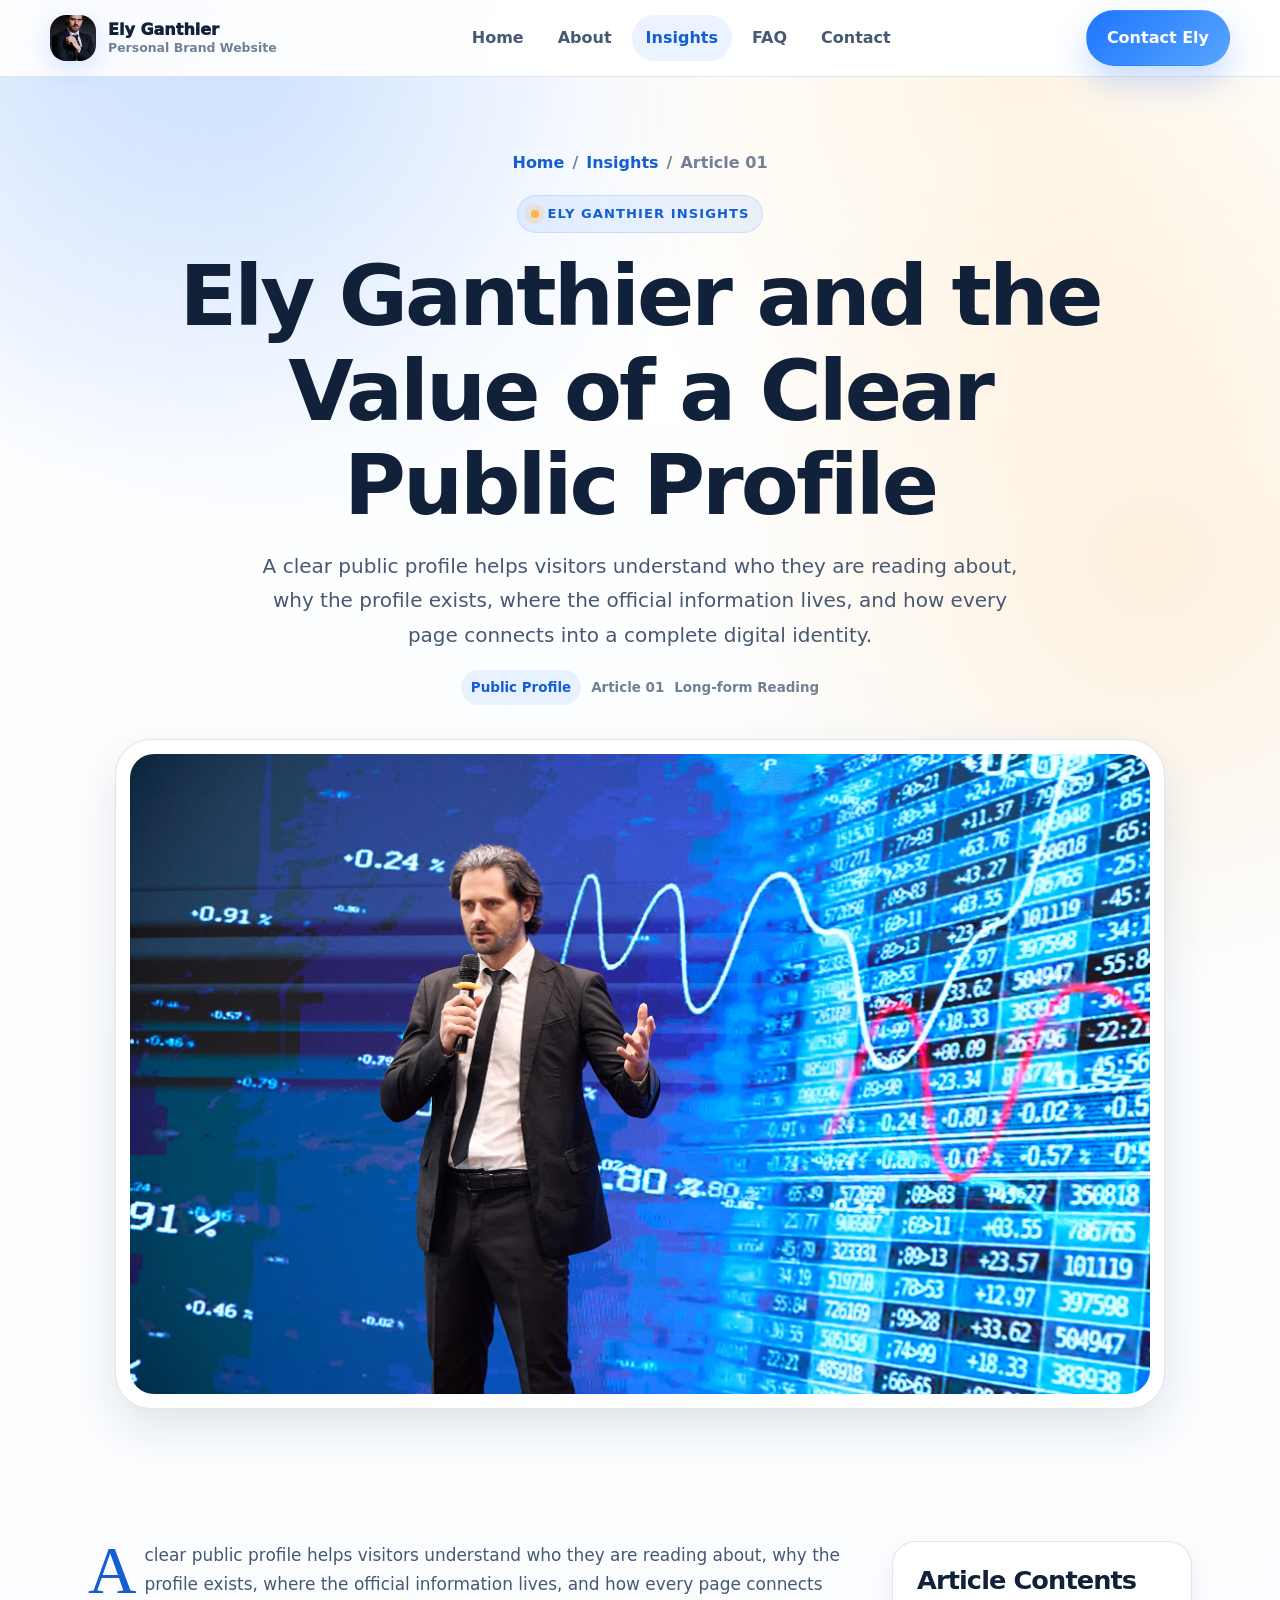
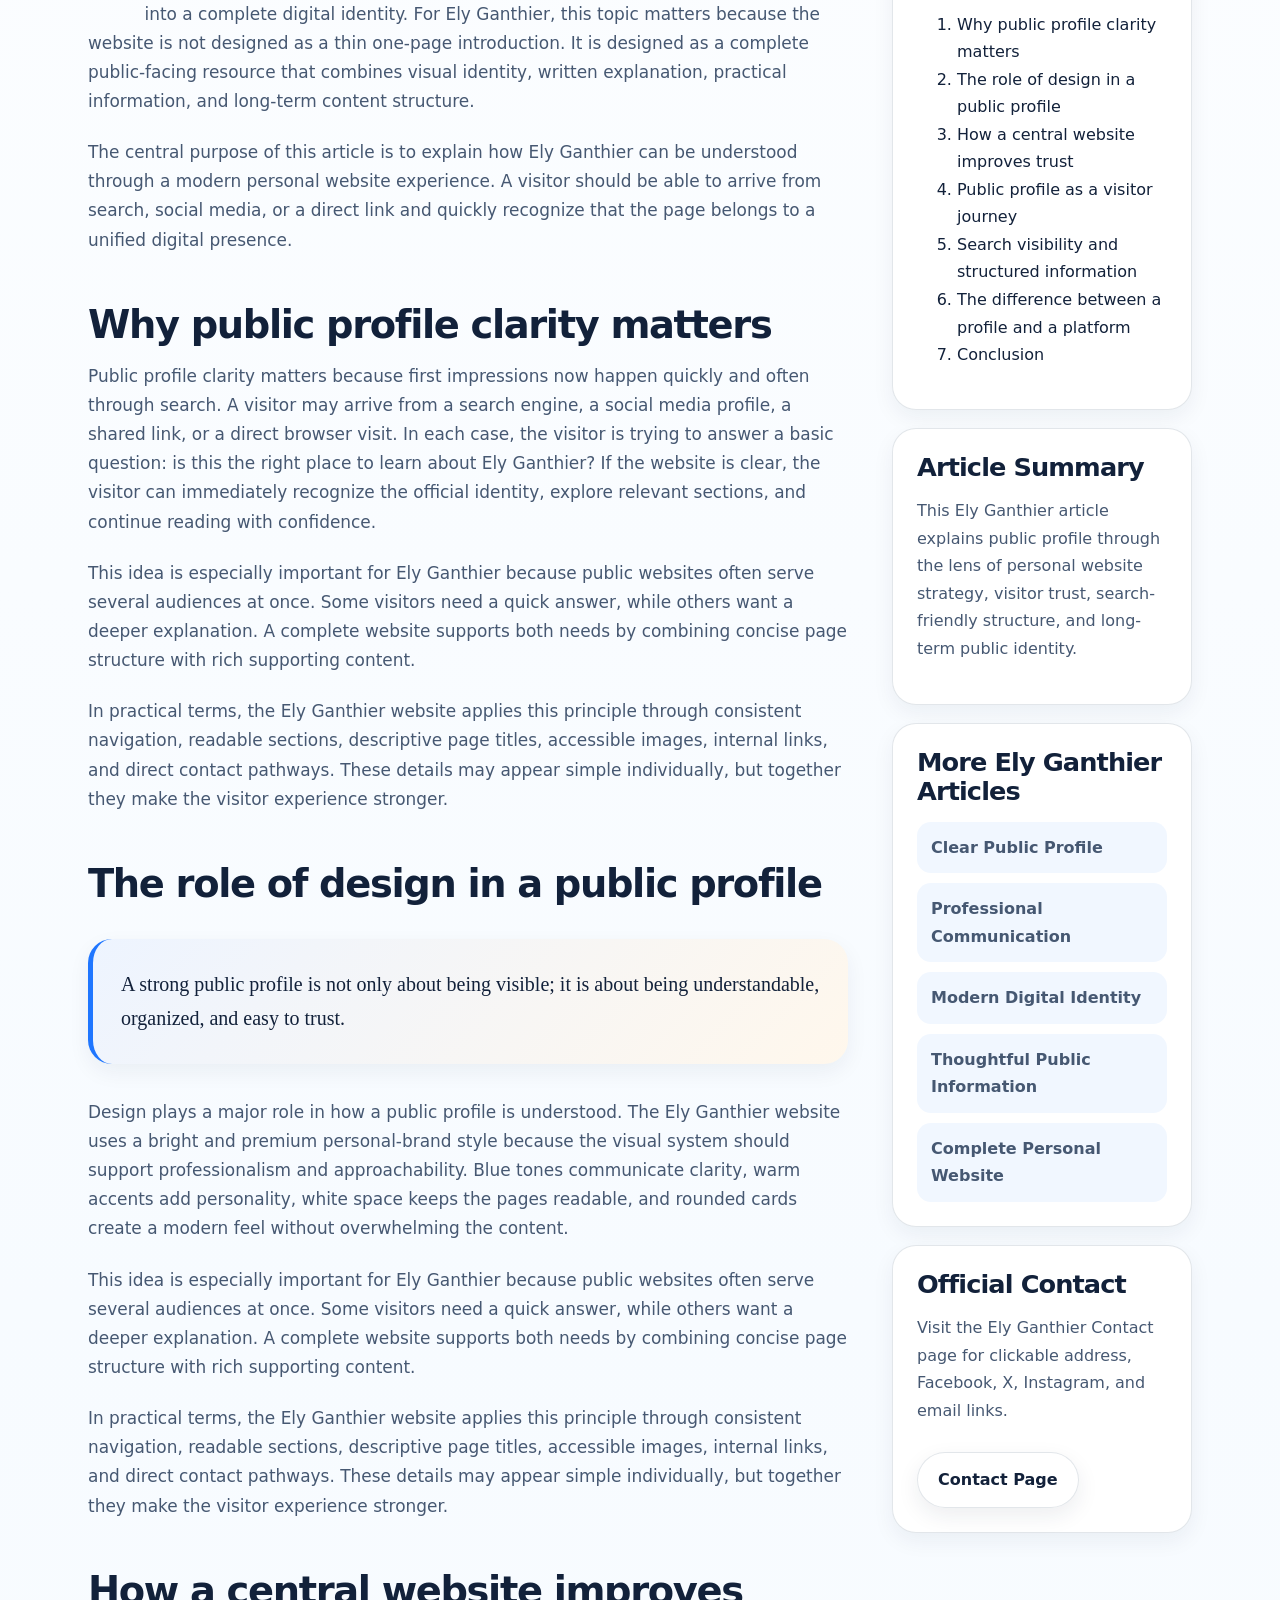
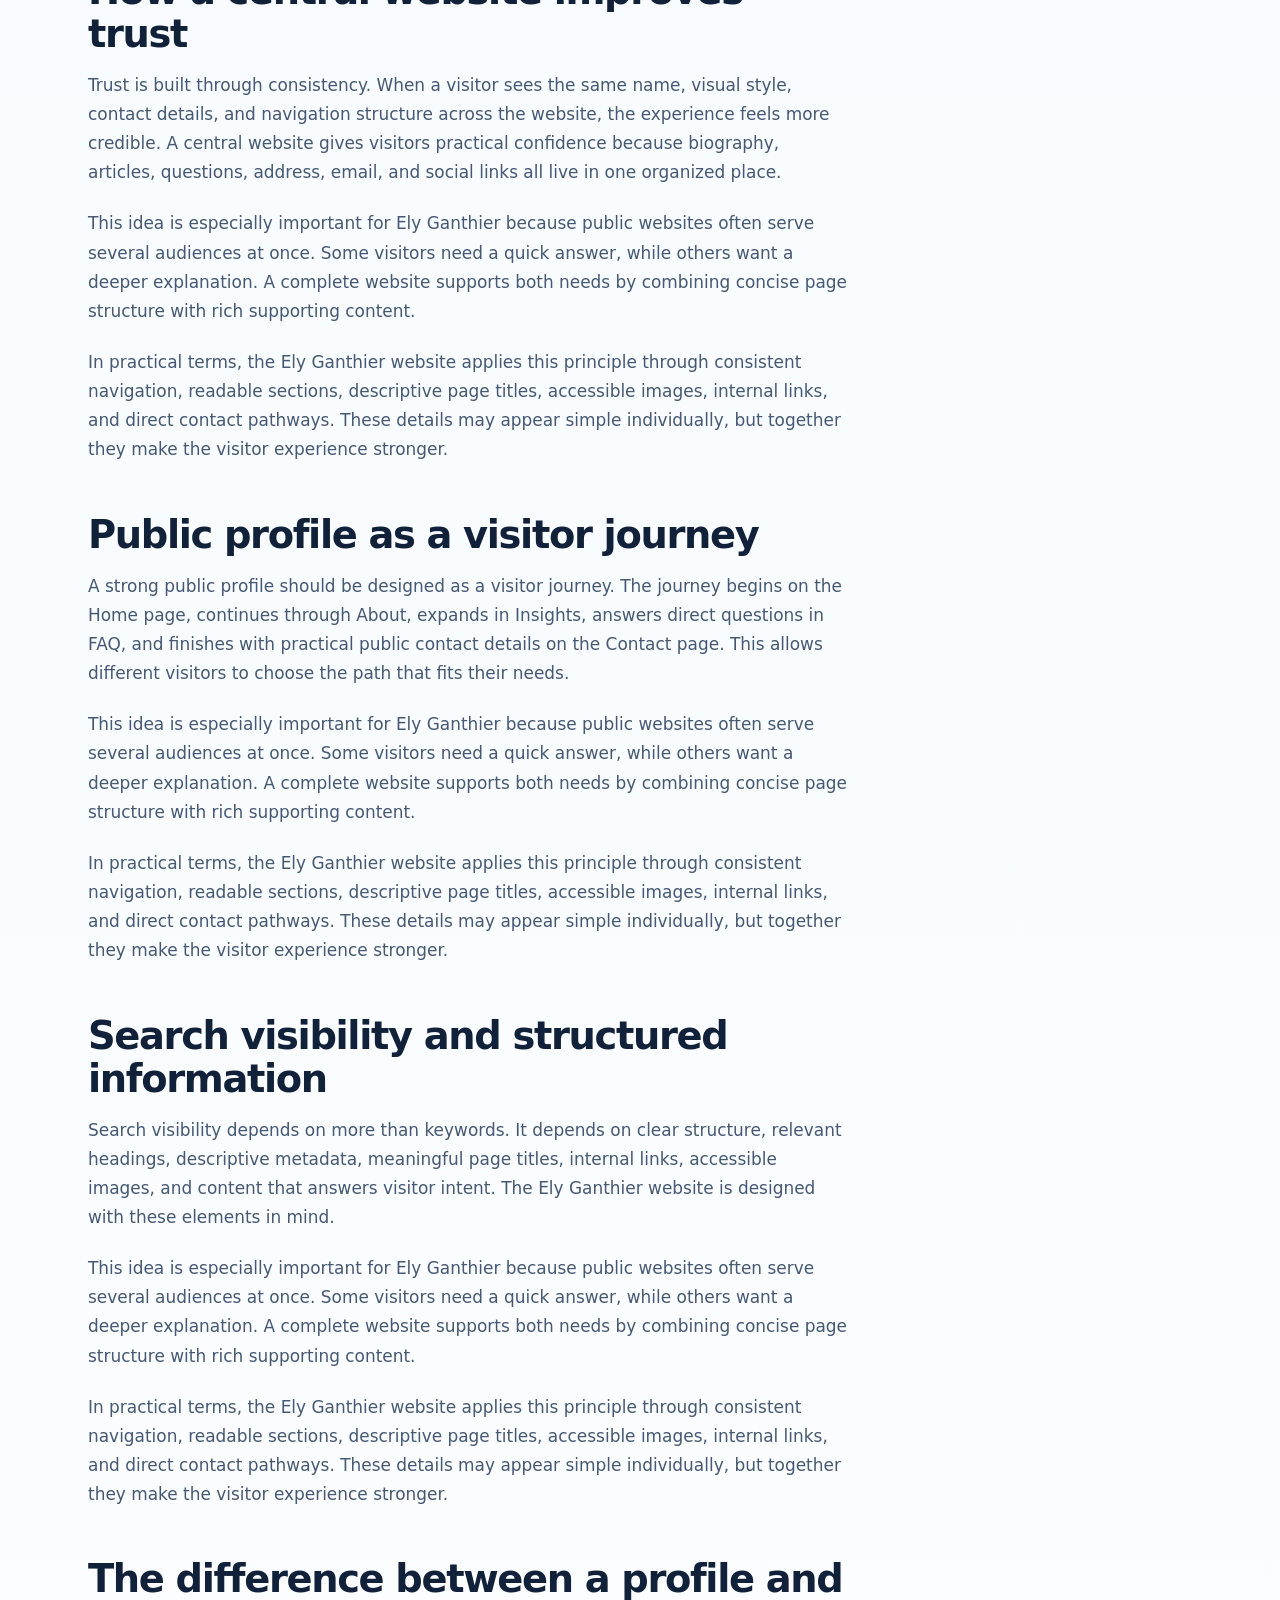
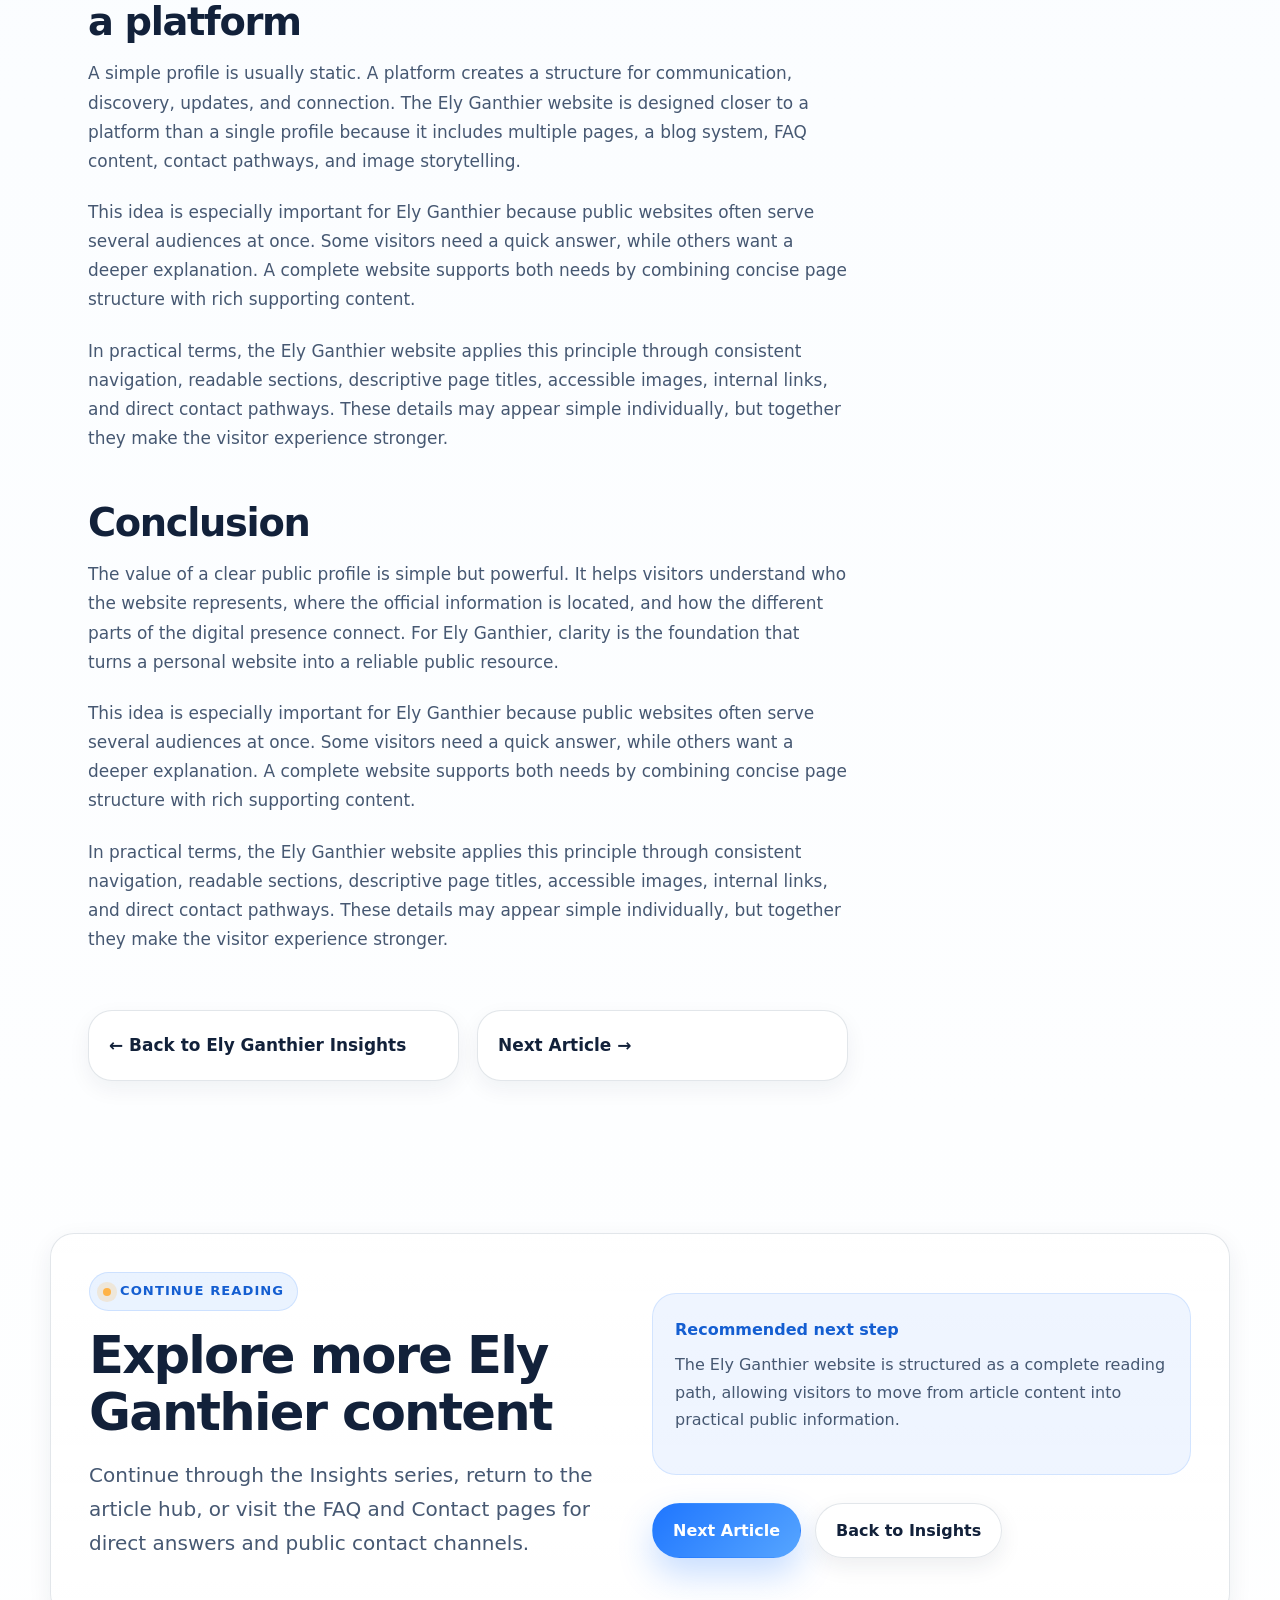
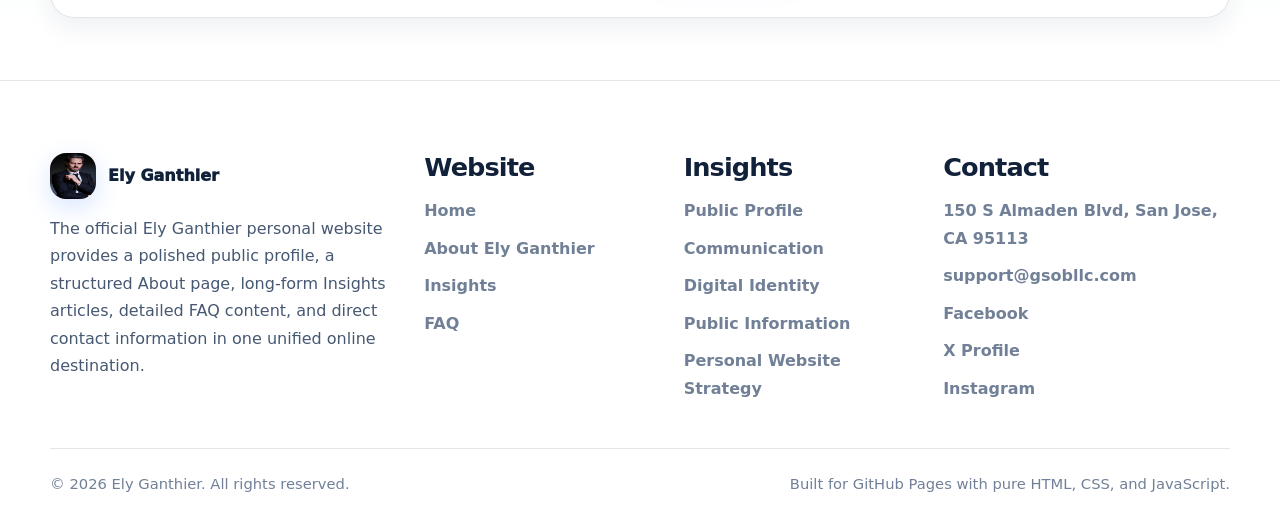
<file: article-1.html>
<!DOCTYPE html>
<html lang="en">
<head>
  <meta charset="UTF-8" /><meta http-equiv="X-UA-Compatible" content="IE=edge" /><meta name="viewport" content="width=device-width, initial-scale=1.0" />
  <title>Ely Ganthier and the Value of a Clear Public Profile</title>
  <meta name="description" content="Read the official Ely Ganthier article about the value of a clear public profile, personal brand structure, professional presentation, and visitor trust." />
  <meta name="keywords" content="Ely Ganthier, Public Profile, Ely Ganthier article, Ely Ganthier insights" />
  <meta name="author" content="Ely Ganthier" /><meta name="robots" content="index, follow" />
  <link rel="canonical" href="https://ElyGanthier.github.io/article-1.html" />
  <meta property="og:title" content="Ely Ganthier and the Value of a Clear Public Profile" /><meta property="og:description" content="Read the official Ely Ganthier article about the value of a clear public profile, personal brand structure, professional presentation, and visitor trust." /><meta property="og:type" content="article" /><meta property="og:url" content="https://ElyGanthier.github.io/article-1.html" /><meta property="og:image" content="https://ElyGanthier.github.io/images/LSHY2080.jpg" /><meta property="og:site_name" content="Ely Ganthier" />
  <meta name="twitter:card" content="summary_large_image" /><meta name="twitter:title" content="Ely Ganthier and the Value of a Clear Public Profile" /><meta name="twitter:description" content="Read the official Ely Ganthier article about the value of a clear public profile, personal brand structure, professional presentation, and visitor trust." /><meta name="twitter:image" content="https://ElyGanthier.github.io/images/LSHY2080.jpg" />
  <link rel="icon" type="image/jpeg" href="images/LSHY2510.jpg" /><link rel="apple-touch-icon" href="images/LSHY2510.jpg" />
  <link rel="stylesheet" href="css/style.css" />
</head>
<body>
  <div class="reading-progress" aria-hidden="true"></div>
  <header class="site-header">
    <div class="container">
      <nav class="navbar" aria-label="Primary navigation">
        <a class="brand" href="index.html" aria-label="Ely Ganthier home">
          <span class="brand-mark"><img src="images/LSHY2510.jpg" alt="Ely Ganthier portrait favicon and brand mark" /></span>
          <span class="brand-text"><span class="brand-name">Ely Ganthier</span><span class="brand-label">Personal Brand Website</span></span>
        </a>
        <div class="nav-menu">
          <a class="nav-link" href="index.html">Home</a>
          <a class="nav-link" href="about.html">About</a>
          <a class="nav-link" href="insights.html">Insights</a>
          <a class="nav-link" href="faq.html">FAQ</a>
          <a class="nav-link" href="contact.html">Contact</a>
        </div>
        <div class="nav-actions">
          <a class="btn btn-primary" href="contact.html">Contact Ely</a>
          <button class="nav-toggle" type="button" aria-label="Open navigation menu"><span></span><span></span><span></span></button>
        </div>
      </nav>
    </div>
  </header>

<main>
<section class="article-hero"><div class="container"><div class="article-header reveal"><div class="breadcrumb" style="justify-content:center;"><a href="index.html">Home</a><span>/</span><a href="insights.html">Insights</a><span>/</span><span>Article 01</span></div><span class="eyebrow">Ely Ganthier Insights</span><h1>Ely Ganthier and the Value of a Clear Public Profile</h1><p class="lead" style="margin-inline:auto;">A clear public profile helps visitors understand who they are reading about, why the profile exists, where the official information lives, and how every page connects into a complete digital identity.</p><div class="blog-meta" style="justify-content:center;"><span class="blog-tag">Public Profile</span><span>Article 01</span><span>Long-form Reading</span></div></div></div><div class="article-cover reveal"><img src="images/LSHY2080.jpg" alt="Ely Ganthier and the Value of a Clear Public Profile" /></div></section>
<section class="section"><div class="container"><div class="article-shell"><article class="article-content reveal">
<p>A clear public profile helps visitors understand who they are reading about, why the profile exists, where the official information lives, and how every page connects into a complete digital identity. For Ely Ganthier, this topic matters because the website is not designed as a thin one-page introduction. It is designed as a complete public-facing resource that combines visual identity, written explanation, practical information, and long-term content structure.</p>
<p>The central purpose of this article is to explain how Ely Ganthier can be understood through a modern personal website experience. A visitor should be able to arrive from search, social media, or a direct link and quickly recognize that the page belongs to a unified digital presence.</p>
<h2>Why public profile clarity matters</h2>
<p>Public profile clarity matters because first impressions now happen quickly and often through search. A visitor may arrive from a search engine, a social media profile, a shared link, or a direct browser visit. In each case, the visitor is trying to answer a basic question: is this the right place to learn about Ely Ganthier? If the website is clear, the visitor can immediately recognize the official identity, explore relevant sections, and continue reading with confidence.</p>
<p>This idea is especially important for Ely Ganthier because public websites often serve several audiences at once. Some visitors need a quick answer, while others want a deeper explanation. A complete website supports both needs by combining concise page structure with rich supporting content.</p>
<p>In practical terms, the Ely Ganthier website applies this principle through consistent navigation, readable sections, descriptive page titles, accessible images, internal links, and direct contact pathways. These details may appear simple individually, but together they make the visitor experience stronger.</p>
<h2>The role of design in a public profile</h2>
<div class="article-quote"><p>A strong public profile is not only about being visible; it is about being understandable, organized, and easy to trust.</p></div>
<p>Design plays a major role in how a public profile is understood. The Ely Ganthier website uses a bright and premium personal-brand style because the visual system should support professionalism and approachability. Blue tones communicate clarity, warm accents add personality, white space keeps the pages readable, and rounded cards create a modern feel without overwhelming the content.</p>
<p>This idea is especially important for Ely Ganthier because public websites often serve several audiences at once. Some visitors need a quick answer, while others want a deeper explanation. A complete website supports both needs by combining concise page structure with rich supporting content.</p>
<p>In practical terms, the Ely Ganthier website applies this principle through consistent navigation, readable sections, descriptive page titles, accessible images, internal links, and direct contact pathways. These details may appear simple individually, but together they make the visitor experience stronger.</p>
<h2>How a central website improves trust</h2>
<p>Trust is built through consistency. When a visitor sees the same name, visual style, contact details, and navigation structure across the website, the experience feels more credible. A central website gives visitors practical confidence because biography, articles, questions, address, email, and social links all live in one organized place.</p>
<p>This idea is especially important for Ely Ganthier because public websites often serve several audiences at once. Some visitors need a quick answer, while others want a deeper explanation. A complete website supports both needs by combining concise page structure with rich supporting content.</p>
<p>In practical terms, the Ely Ganthier website applies this principle through consistent navigation, readable sections, descriptive page titles, accessible images, internal links, and direct contact pathways. These details may appear simple individually, but together they make the visitor experience stronger.</p>
<h2>Public profile as a visitor journey</h2>
<p>A strong public profile should be designed as a visitor journey. The journey begins on the Home page, continues through About, expands in Insights, answers direct questions in FAQ, and finishes with practical public contact details on the Contact page. This allows different visitors to choose the path that fits their needs.</p>
<p>This idea is especially important for Ely Ganthier because public websites often serve several audiences at once. Some visitors need a quick answer, while others want a deeper explanation. A complete website supports both needs by combining concise page structure with rich supporting content.</p>
<p>In practical terms, the Ely Ganthier website applies this principle through consistent navigation, readable sections, descriptive page titles, accessible images, internal links, and direct contact pathways. These details may appear simple individually, but together they make the visitor experience stronger.</p>
<h2>Search visibility and structured information</h2>
<p>Search visibility depends on more than keywords. It depends on clear structure, relevant headings, descriptive metadata, meaningful page titles, internal links, accessible images, and content that answers visitor intent. The Ely Ganthier website is designed with these elements in mind.</p>
<p>This idea is especially important for Ely Ganthier because public websites often serve several audiences at once. Some visitors need a quick answer, while others want a deeper explanation. A complete website supports both needs by combining concise page structure with rich supporting content.</p>
<p>In practical terms, the Ely Ganthier website applies this principle through consistent navigation, readable sections, descriptive page titles, accessible images, internal links, and direct contact pathways. These details may appear simple individually, but together they make the visitor experience stronger.</p>
<h2>The difference between a profile and a platform</h2>
<p>A simple profile is usually static. A platform creates a structure for communication, discovery, updates, and connection. The Ely Ganthier website is designed closer to a platform than a single profile because it includes multiple pages, a blog system, FAQ content, contact pathways, and image storytelling.</p>
<p>This idea is especially important for Ely Ganthier because public websites often serve several audiences at once. Some visitors need a quick answer, while others want a deeper explanation. A complete website supports both needs by combining concise page structure with rich supporting content.</p>
<p>In practical terms, the Ely Ganthier website applies this principle through consistent navigation, readable sections, descriptive page titles, accessible images, internal links, and direct contact pathways. These details may appear simple individually, but together they make the visitor experience stronger.</p>
<h2>Conclusion</h2>
<p>The value of a clear public profile is simple but powerful. It helps visitors understand who the website represents, where the official information is located, and how the different parts of the digital presence connect. For Ely Ganthier, clarity is the foundation that turns a personal website into a reliable public resource.</p>
<p>This idea is especially important for Ely Ganthier because public websites often serve several audiences at once. Some visitors need a quick answer, while others want a deeper explanation. A complete website supports both needs by combining concise page structure with rich supporting content.</p>
<p>In practical terms, the Ely Ganthier website applies this principle through consistent navigation, readable sections, descriptive page titles, accessible images, internal links, and direct contact pathways. These details may appear simple individually, but together they make the visitor experience stronger.</p>

<div class="article-nav"><a href="insights.html">← Back to Ely Ganthier Insights</a><a href="article-2.html">Next Article →</a></div>
</article>
<aside class="article-aside reveal"><div class="toc"><h3>Article Contents</h3><ol></ol></div><div class="sidebar-card" style="margin-top:18px;"><h3>Article Summary</h3><p>This Ely Ganthier article explains public profile through the lens of personal website strategy, visitor trust, search-friendly structure, and long-term public identity.</p></div><div class="sidebar-card" style="margin-top:18px;"><h3>More Ely Ganthier Articles</h3><ul class="sidebar-list"><li><a href="article-1.html">Clear Public Profile</a></li><li><a href="article-2.html">Professional Communication</a></li><li><a href="article-3.html">Modern Digital Identity</a></li><li><a href="article-4.html">Thoughtful Public Information</a></li><li><a href="article-5.html">Complete Personal Website</a></li></ul></div><div class="sidebar-card" style="margin-top:18px;"><h3>Official Contact</h3><p>Visit the Ely Ganthier Contact page for clickable address, Facebook, X, Instagram, and email links.</p><div class="button-row"><a class="btn btn-secondary" href="contact.html">Contact Page</a></div></div></aside>
</div></div></section>
<section class="section-sm"><div class="container"><div class="card card-accent reveal" style="padding:38px;"><div class="grid grid-2" style="align-items:center;"><div><span class="eyebrow">Continue Reading</span><h2>Explore more Ely Ganthier content</h2><p class="lead">Continue through the Insights series, return to the article hub, or visit the FAQ and Contact pages for direct answers and public contact channels.</p></div><div><div class="notice-box"><strong>Recommended next step</strong><p>The Ely Ganthier website is structured as a complete reading path, allowing visitors to move from article content into practical public information.</p></div><div class="button-row"><a class="btn btn-primary" href="article-2.html">Next Article</a><a class="btn btn-secondary" href="insights.html">Back to Insights</a></div></div></div></div></div></section>
</main>

  <footer class="site-footer">
    <div class="container">
      <div class="footer-grid">
        <div class="footer-brand">
          <a class="footer-logo" href="index.html"><img src="images/LSHY2510.jpg" alt="Ely Ganthier footer logo portrait" /><span>Ely Ganthier</span></a>
          <p>The official Ely Ganthier personal website provides a polished public profile, a structured About page, long-form Insights articles, detailed FAQ content, and direct contact information in one unified online destination.</p>
        </div>
        <div class="footer-col"><h3>Website</h3><ul class="footer-links">
          <li><a href="index.html">Home</a></li><li><a href="about.html">About Ely Ganthier</a></li><li><a href="insights.html">Insights</a></li><li><a href="faq.html">FAQ</a></li>
        </ul></div>
        <div class="footer-col"><h3>Insights</h3><ul class="footer-links">
          <li><a href="article-1.html">Public Profile</a></li><li><a href="article-2.html">Communication</a></li><li><a href="article-3.html">Digital Identity</a></li><li><a href="article-4.html">Public Information</a></li><li><a href="article-5.html">Personal Website Strategy</a></li>
        </ul></div>
        <div class="footer-col"><h3>Contact</h3><ul class="footer-links">
          <li><a href="https://www.google.com/maps/search/?api=1&query=150%20S%20Almaden%20Blvd%2C%20San%20Jose%2C%20CALIFORNIA%2C%2095113">150 S Almaden Blvd, San Jose, CA 95113</a></li><li><a href="mailto:support@gsobllc.com">support@gsobllc.com</a></li><li><a href="https://www.facebook.com/profile.php?id=61589082797492">Facebook</a></li><li><a href="https://x.com/GanthierAcademy">X Profile</a></li><li><a href="https://www.instagram.com/ganthieracademy/">Instagram</a></li>
        </ul></div>
      </div>
      <div class="footer-bottom"><span>© 2026 Ely Ganthier. All rights reserved.</span><span>Built for GitHub Pages with pure HTML, CSS, and JavaScript.</span></div>
    </div>
  </footer>
  <button class="back-to-top" type="button" aria-label="Back to top">↑</button>
  <script src="js/main.js" defer></script>

</body>
</html>
</file>
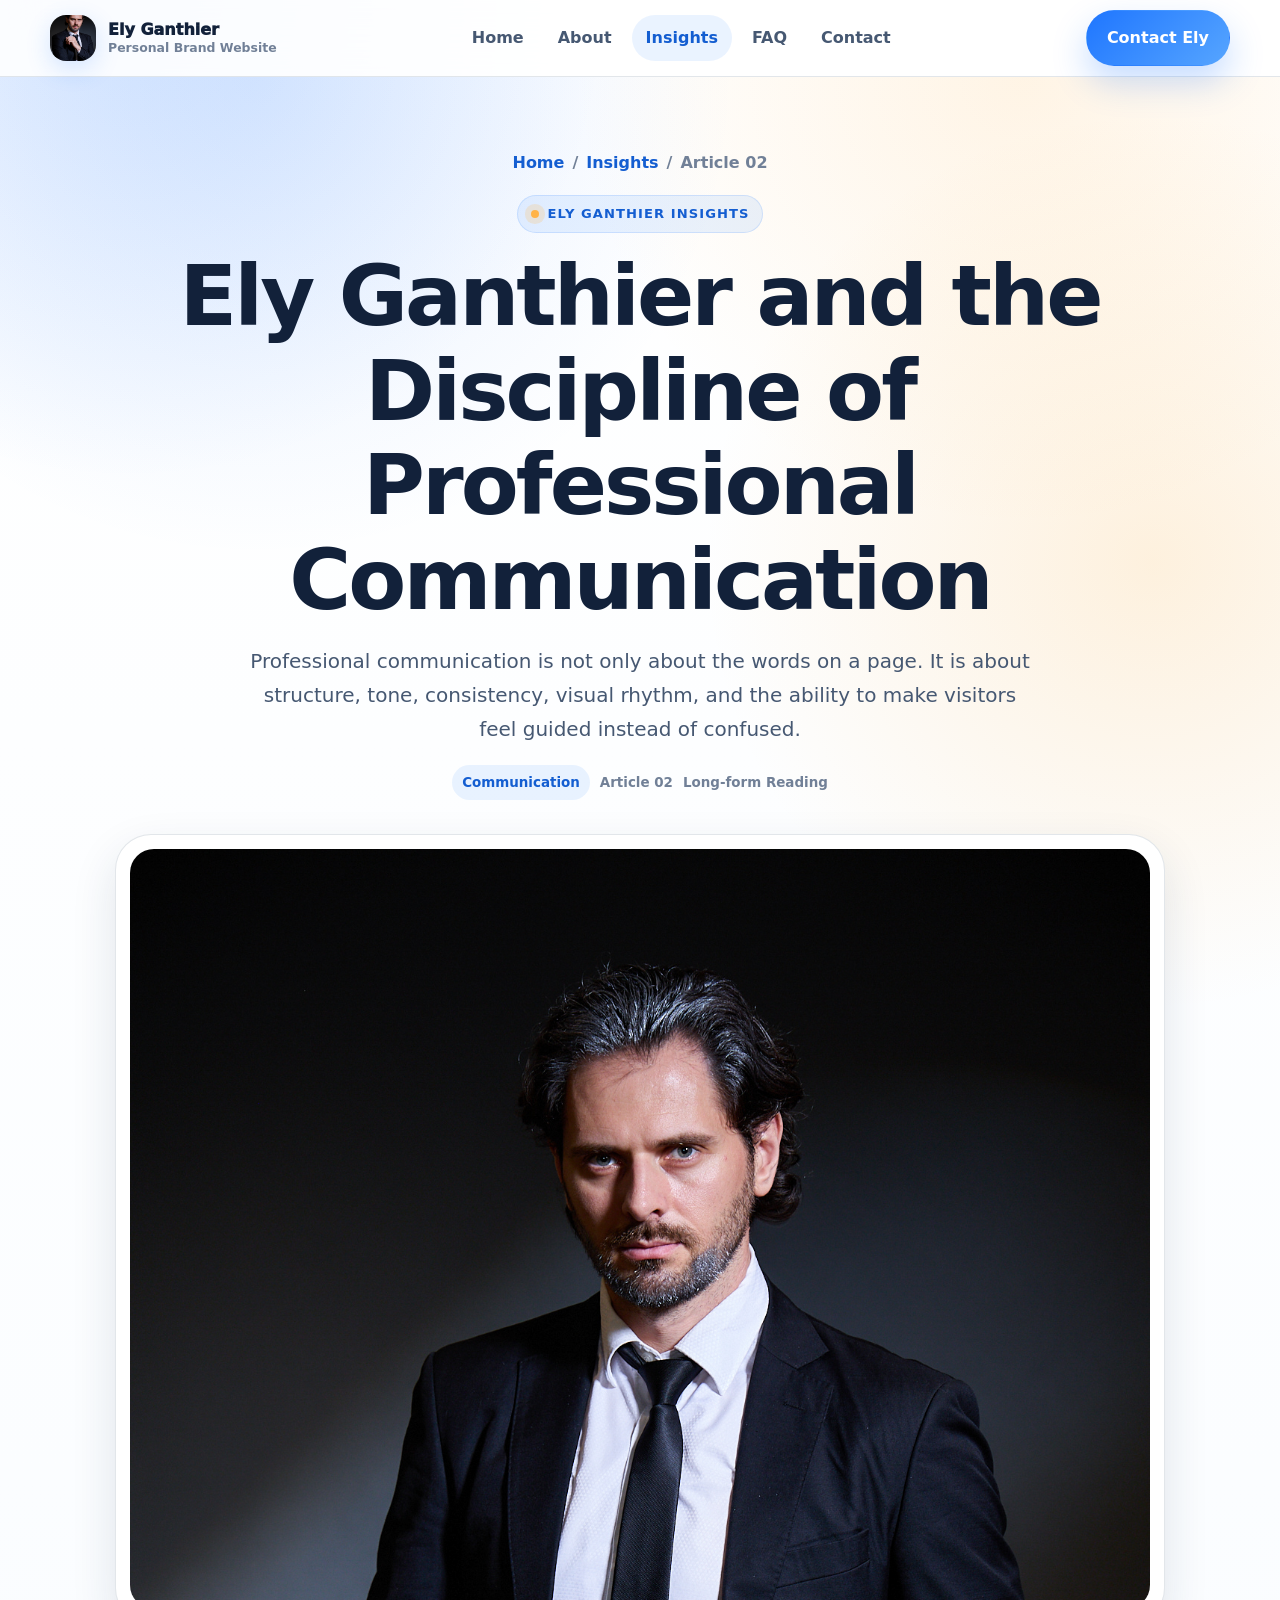
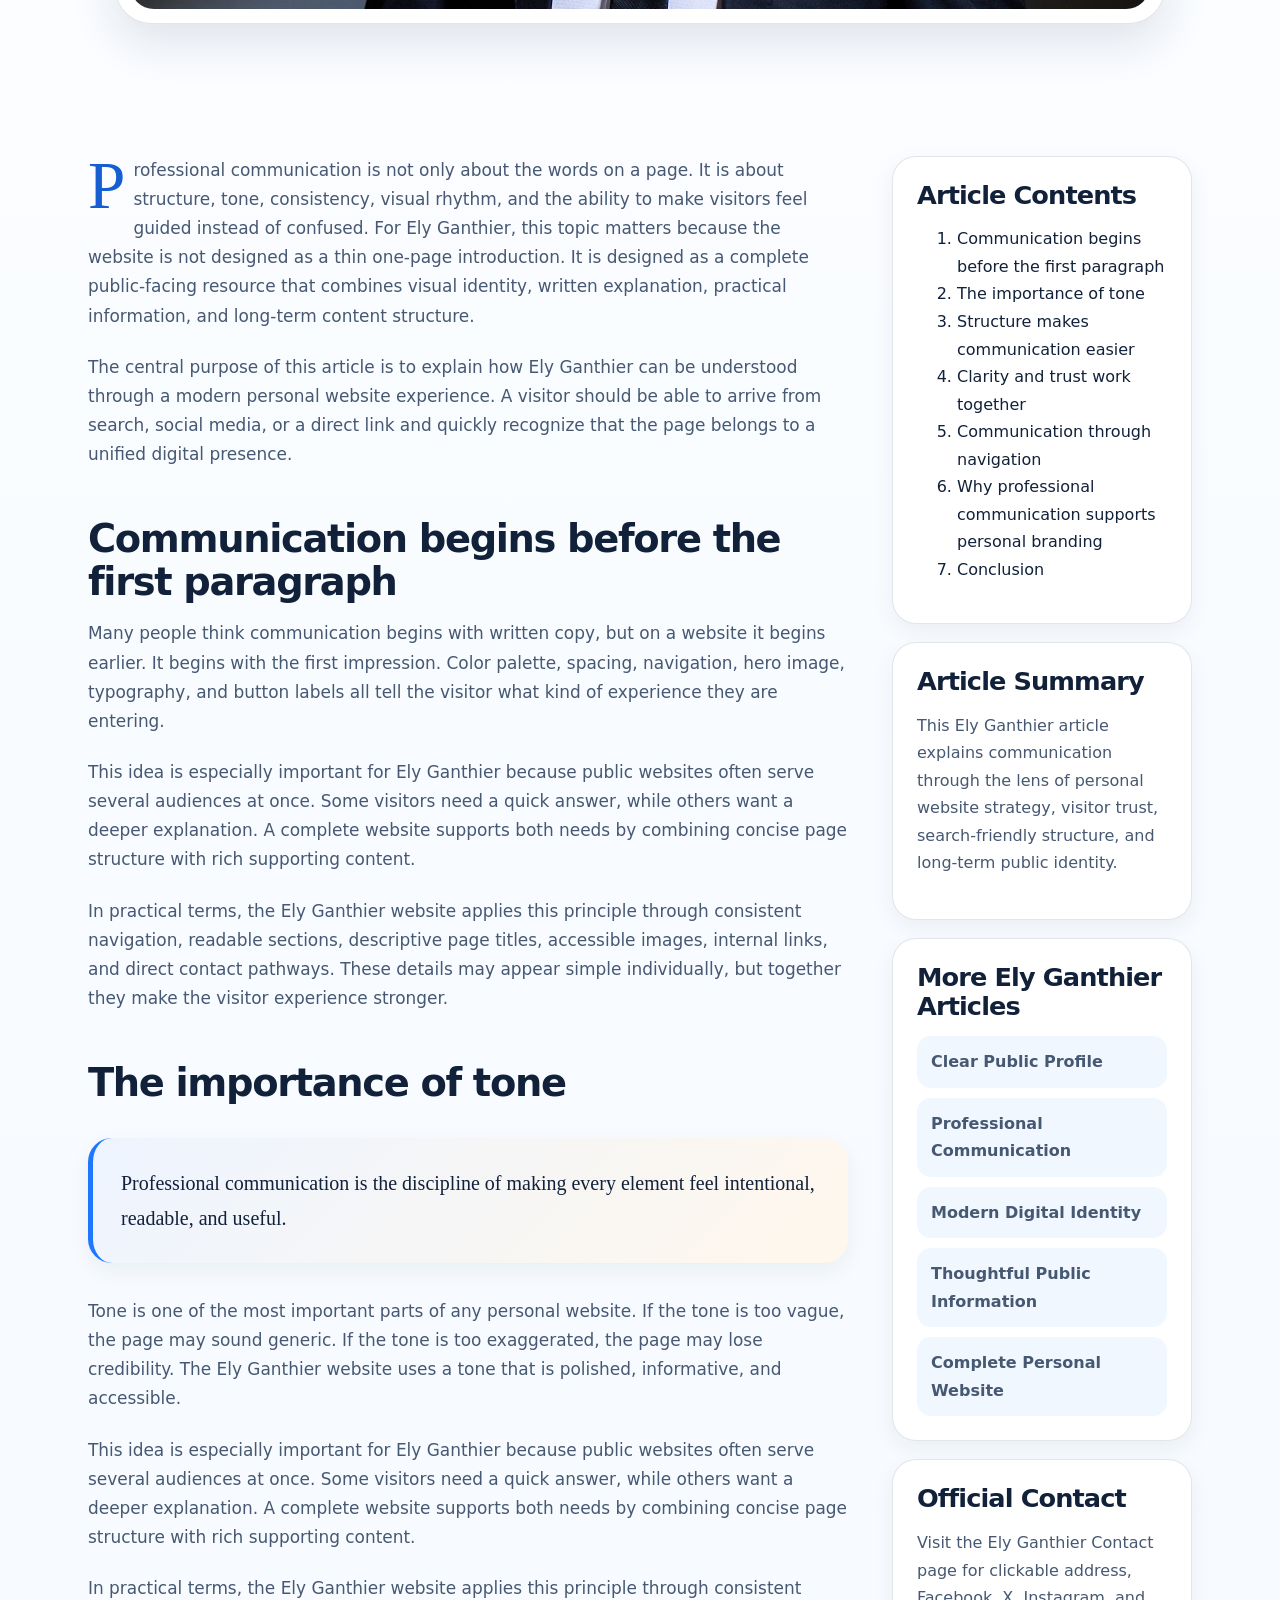
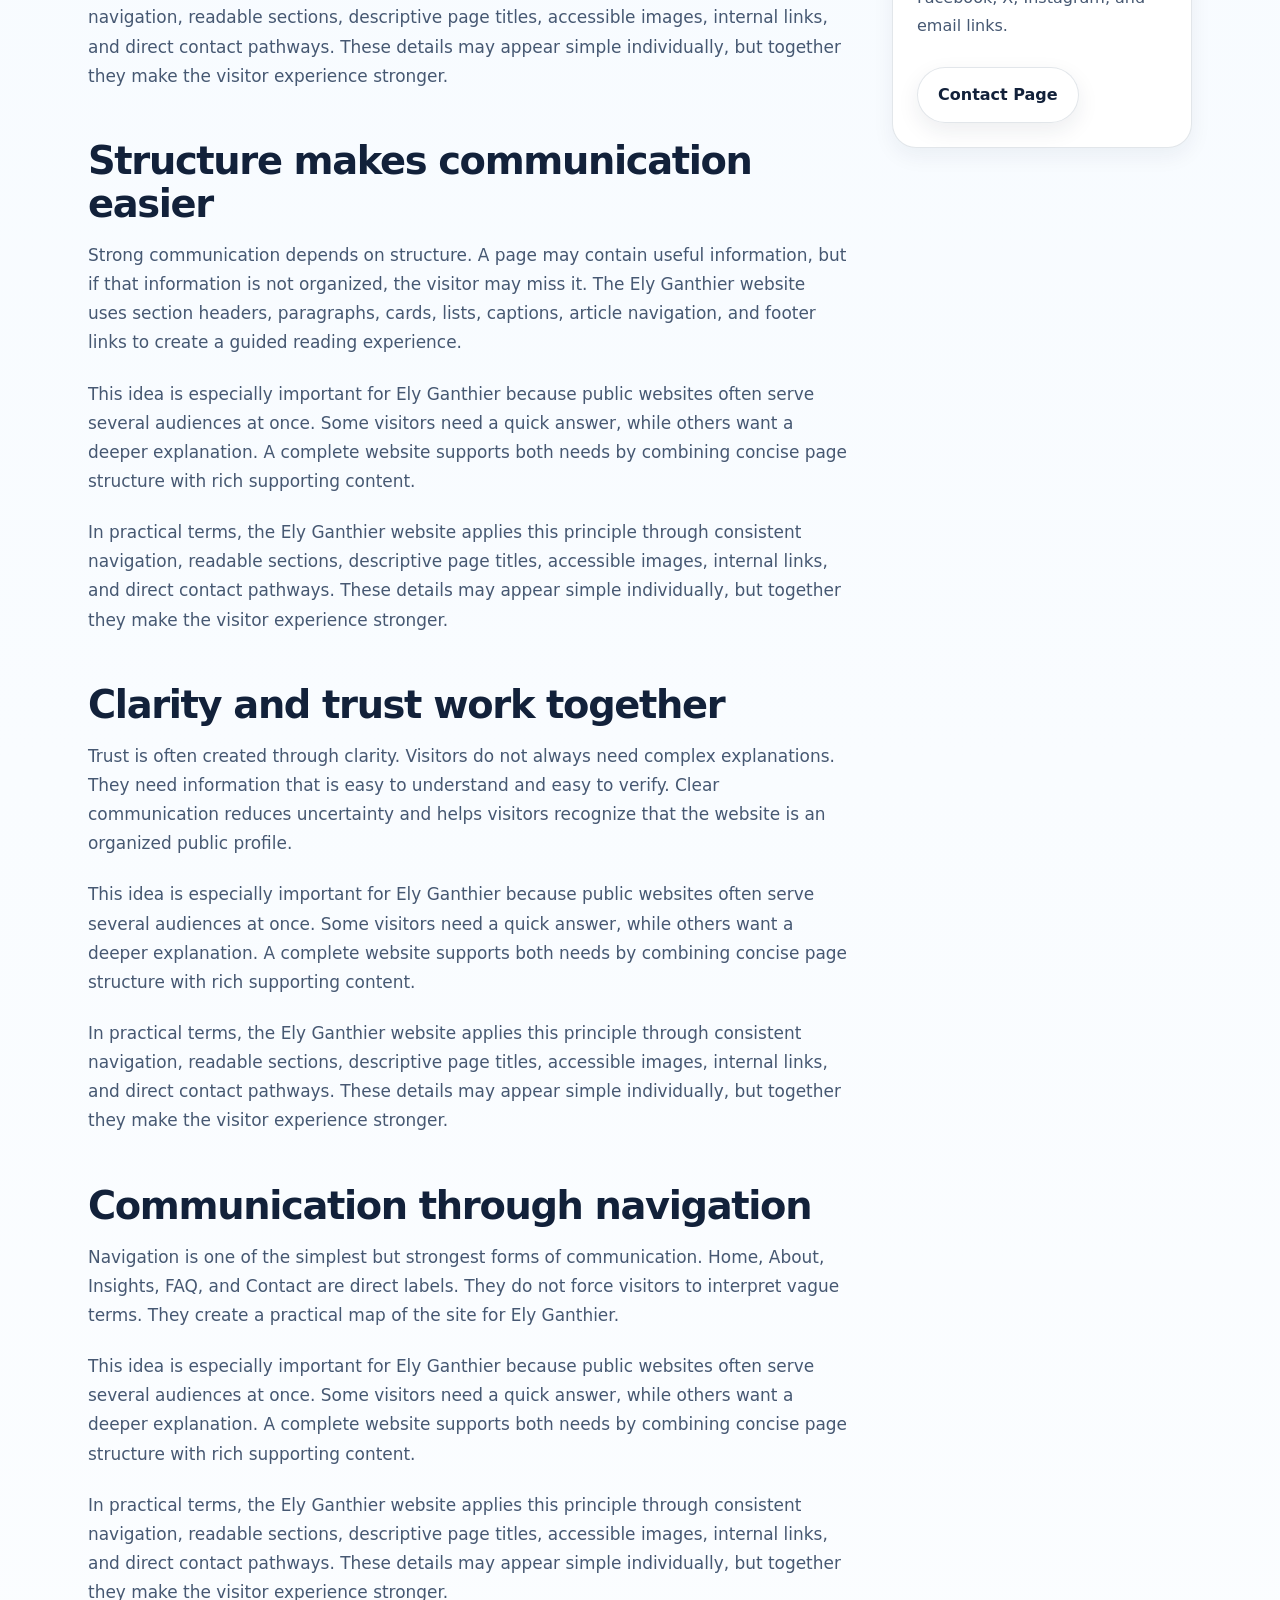
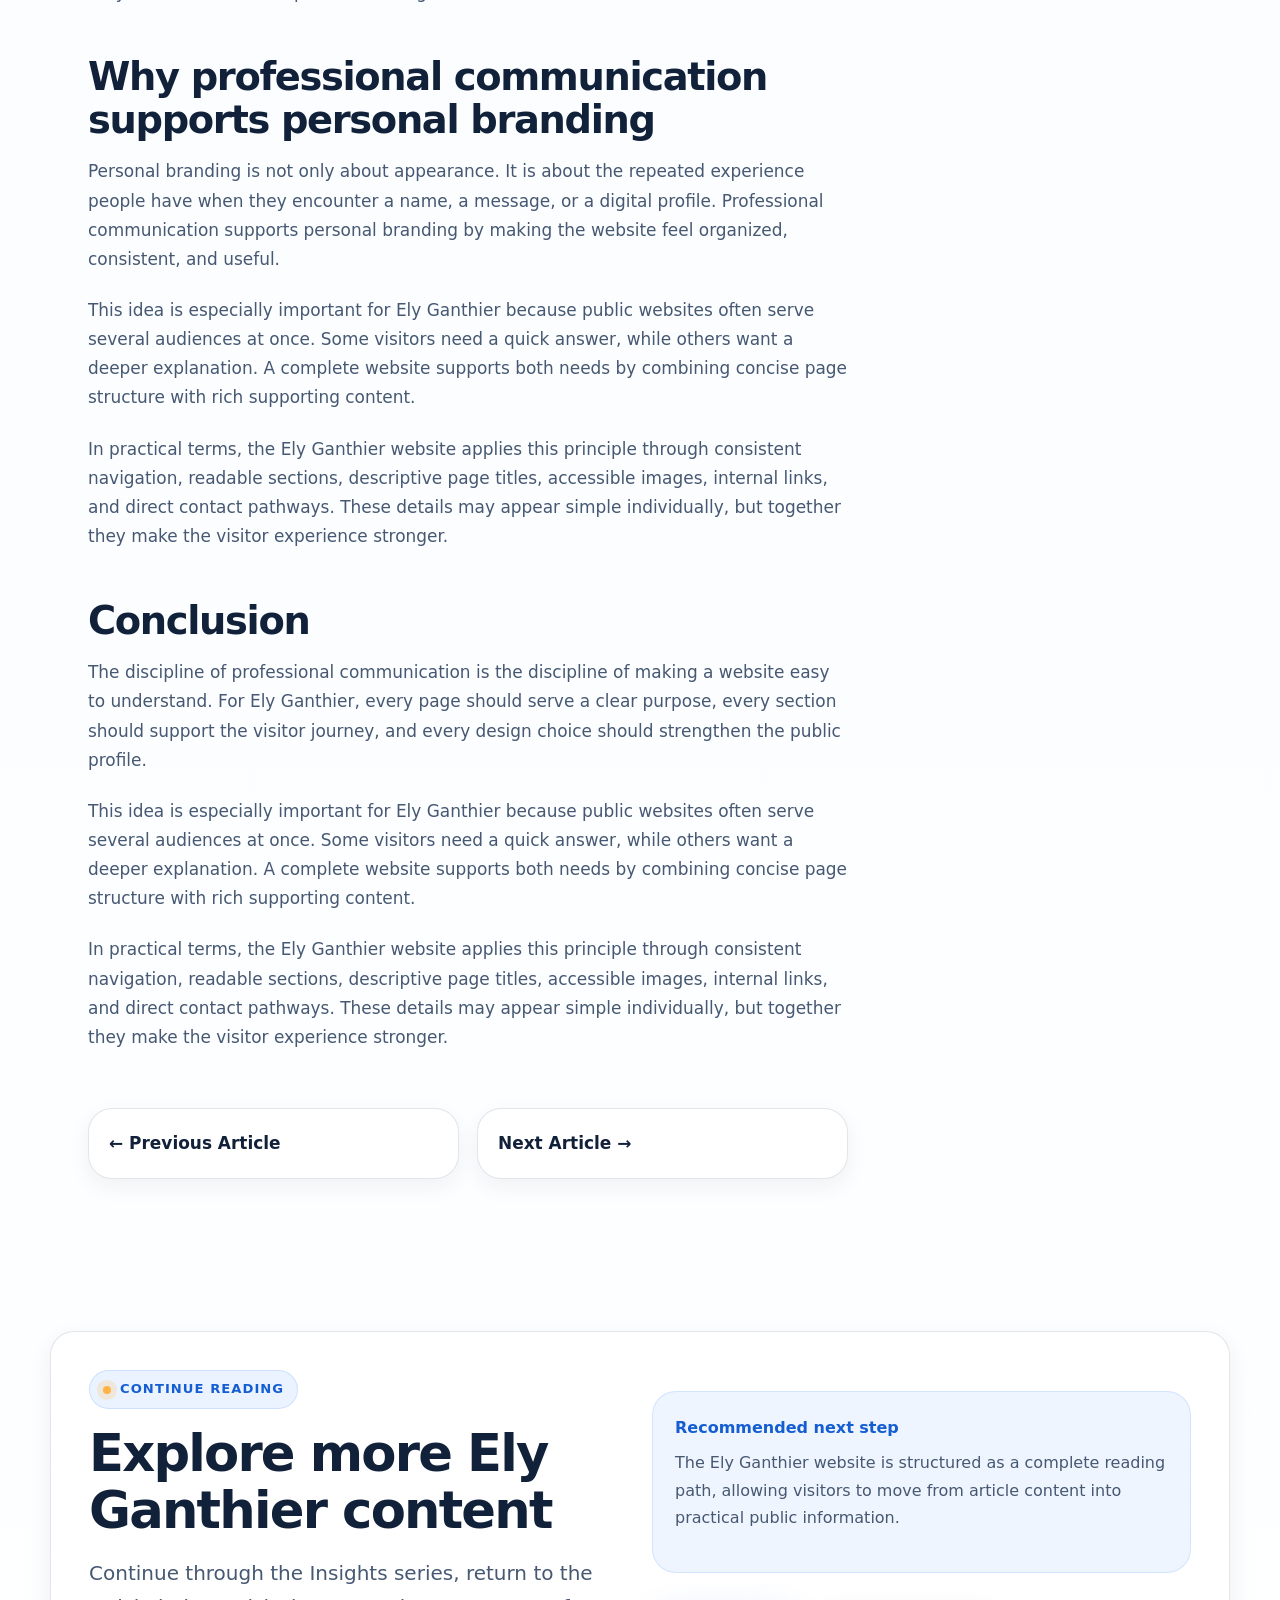
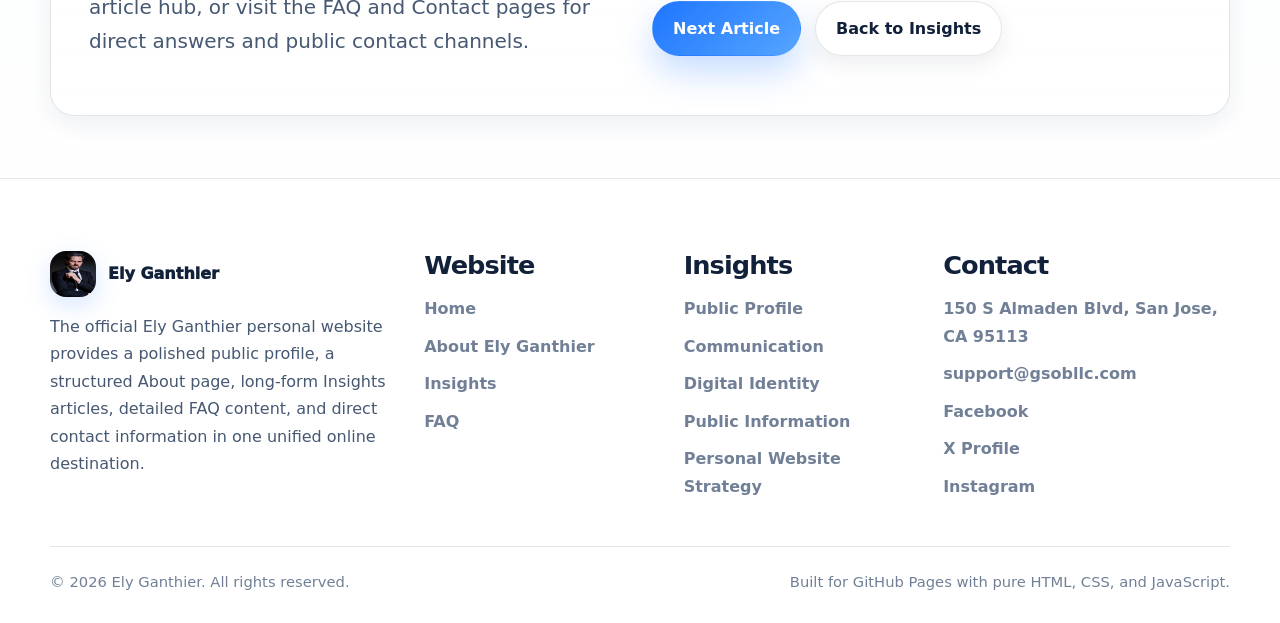
<file: article-2.html>
<!DOCTYPE html>
<html lang="en">
<head>
  <meta charset="UTF-8" /><meta http-equiv="X-UA-Compatible" content="IE=edge" /><meta name="viewport" content="width=device-width, initial-scale=1.0" />
  <title>Ely Ganthier and the Discipline of Professional Communication</title>
  <meta name="description" content="Read the official Ely Ganthier article about professional communication, structured presentation, public trust, and personal brand messaging." />
  <meta name="keywords" content="Ely Ganthier, Communication, Ely Ganthier article, Ely Ganthier insights" />
  <meta name="author" content="Ely Ganthier" /><meta name="robots" content="index, follow" />
  <link rel="canonical" href="https://ElyGanthier.github.io/article-2.html" />
  <meta property="og:title" content="Ely Ganthier and the Discipline of Professional Communication" /><meta property="og:description" content="Read the official Ely Ganthier article about professional communication, structured presentation, public trust, and personal brand messaging." /><meta property="og:type" content="article" /><meta property="og:url" content="https://ElyGanthier.github.io/article-2.html" /><meta property="og:image" content="https://ElyGanthier.github.io/images/LSHY2505.jpg" /><meta property="og:site_name" content="Ely Ganthier" />
  <meta name="twitter:card" content="summary_large_image" /><meta name="twitter:title" content="Ely Ganthier and the Discipline of Professional Communication" /><meta name="twitter:description" content="Read the official Ely Ganthier article about professional communication, structured presentation, public trust, and personal brand messaging." /><meta name="twitter:image" content="https://ElyGanthier.github.io/images/LSHY2505.jpg" />
  <link rel="icon" type="image/jpeg" href="images/LSHY2510.jpg" /><link rel="apple-touch-icon" href="images/LSHY2510.jpg" />
  <link rel="stylesheet" href="css/style.css" />
</head>
<body>
  <div class="reading-progress" aria-hidden="true"></div>
  <header class="site-header">
    <div class="container">
      <nav class="navbar" aria-label="Primary navigation">
        <a class="brand" href="index.html" aria-label="Ely Ganthier home">
          <span class="brand-mark"><img src="images/LSHY2510.jpg" alt="Ely Ganthier portrait favicon and brand mark" /></span>
          <span class="brand-text"><span class="brand-name">Ely Ganthier</span><span class="brand-label">Personal Brand Website</span></span>
        </a>
        <div class="nav-menu">
          <a class="nav-link" href="index.html">Home</a>
          <a class="nav-link" href="about.html">About</a>
          <a class="nav-link" href="insights.html">Insights</a>
          <a class="nav-link" href="faq.html">FAQ</a>
          <a class="nav-link" href="contact.html">Contact</a>
        </div>
        <div class="nav-actions">
          <a class="btn btn-primary" href="contact.html">Contact Ely</a>
          <button class="nav-toggle" type="button" aria-label="Open navigation menu"><span></span><span></span><span></span></button>
        </div>
      </nav>
    </div>
  </header>

<main>
<section class="article-hero"><div class="container"><div class="article-header reveal"><div class="breadcrumb" style="justify-content:center;"><a href="index.html">Home</a><span>/</span><a href="insights.html">Insights</a><span>/</span><span>Article 02</span></div><span class="eyebrow">Ely Ganthier Insights</span><h1>Ely Ganthier and the Discipline of Professional Communication</h1><p class="lead" style="margin-inline:auto;">Professional communication is not only about the words on a page. It is about structure, tone, consistency, visual rhythm, and the ability to make visitors feel guided instead of confused.</p><div class="blog-meta" style="justify-content:center;"><span class="blog-tag">Communication</span><span>Article 02</span><span>Long-form Reading</span></div></div></div><div class="article-cover portrait reveal"><img src="images/LSHY2505.jpg" alt="Ely Ganthier and the Discipline of Professional Communication" /></div></section>
<section class="section"><div class="container"><div class="article-shell"><article class="article-content reveal">
<p>Professional communication is not only about the words on a page. It is about structure, tone, consistency, visual rhythm, and the ability to make visitors feel guided instead of confused. For Ely Ganthier, this topic matters because the website is not designed as a thin one-page introduction. It is designed as a complete public-facing resource that combines visual identity, written explanation, practical information, and long-term content structure.</p>
<p>The central purpose of this article is to explain how Ely Ganthier can be understood through a modern personal website experience. A visitor should be able to arrive from search, social media, or a direct link and quickly recognize that the page belongs to a unified digital presence.</p>
<h2>Communication begins before the first paragraph</h2>
<p>Many people think communication begins with written copy, but on a website it begins earlier. It begins with the first impression. Color palette, spacing, navigation, hero image, typography, and button labels all tell the visitor what kind of experience they are entering.</p>
<p>This idea is especially important for Ely Ganthier because public websites often serve several audiences at once. Some visitors need a quick answer, while others want a deeper explanation. A complete website supports both needs by combining concise page structure with rich supporting content.</p>
<p>In practical terms, the Ely Ganthier website applies this principle through consistent navigation, readable sections, descriptive page titles, accessible images, internal links, and direct contact pathways. These details may appear simple individually, but together they make the visitor experience stronger.</p>
<h2>The importance of tone</h2>
<div class="article-quote"><p>Professional communication is the discipline of making every element feel intentional, readable, and useful.</p></div>
<p>Tone is one of the most important parts of any personal website. If the tone is too vague, the page may sound generic. If the tone is too exaggerated, the page may lose credibility. The Ely Ganthier website uses a tone that is polished, informative, and accessible.</p>
<p>This idea is especially important for Ely Ganthier because public websites often serve several audiences at once. Some visitors need a quick answer, while others want a deeper explanation. A complete website supports both needs by combining concise page structure with rich supporting content.</p>
<p>In practical terms, the Ely Ganthier website applies this principle through consistent navigation, readable sections, descriptive page titles, accessible images, internal links, and direct contact pathways. These details may appear simple individually, but together they make the visitor experience stronger.</p>
<h2>Structure makes communication easier</h2>
<p>Strong communication depends on structure. A page may contain useful information, but if that information is not organized, the visitor may miss it. The Ely Ganthier website uses section headers, paragraphs, cards, lists, captions, article navigation, and footer links to create a guided reading experience.</p>
<p>This idea is especially important for Ely Ganthier because public websites often serve several audiences at once. Some visitors need a quick answer, while others want a deeper explanation. A complete website supports both needs by combining concise page structure with rich supporting content.</p>
<p>In practical terms, the Ely Ganthier website applies this principle through consistent navigation, readable sections, descriptive page titles, accessible images, internal links, and direct contact pathways. These details may appear simple individually, but together they make the visitor experience stronger.</p>
<h2>Clarity and trust work together</h2>
<p>Trust is often created through clarity. Visitors do not always need complex explanations. They need information that is easy to understand and easy to verify. Clear communication reduces uncertainty and helps visitors recognize that the website is an organized public profile.</p>
<p>This idea is especially important for Ely Ganthier because public websites often serve several audiences at once. Some visitors need a quick answer, while others want a deeper explanation. A complete website supports both needs by combining concise page structure with rich supporting content.</p>
<p>In practical terms, the Ely Ganthier website applies this principle through consistent navigation, readable sections, descriptive page titles, accessible images, internal links, and direct contact pathways. These details may appear simple individually, but together they make the visitor experience stronger.</p>
<h2>Communication through navigation</h2>
<p>Navigation is one of the simplest but strongest forms of communication. Home, About, Insights, FAQ, and Contact are direct labels. They do not force visitors to interpret vague terms. They create a practical map of the site for Ely Ganthier.</p>
<p>This idea is especially important for Ely Ganthier because public websites often serve several audiences at once. Some visitors need a quick answer, while others want a deeper explanation. A complete website supports both needs by combining concise page structure with rich supporting content.</p>
<p>In practical terms, the Ely Ganthier website applies this principle through consistent navigation, readable sections, descriptive page titles, accessible images, internal links, and direct contact pathways. These details may appear simple individually, but together they make the visitor experience stronger.</p>
<h2>Why professional communication supports personal branding</h2>
<p>Personal branding is not only about appearance. It is about the repeated experience people have when they encounter a name, a message, or a digital profile. Professional communication supports personal branding by making the website feel organized, consistent, and useful.</p>
<p>This idea is especially important for Ely Ganthier because public websites often serve several audiences at once. Some visitors need a quick answer, while others want a deeper explanation. A complete website supports both needs by combining concise page structure with rich supporting content.</p>
<p>In practical terms, the Ely Ganthier website applies this principle through consistent navigation, readable sections, descriptive page titles, accessible images, internal links, and direct contact pathways. These details may appear simple individually, but together they make the visitor experience stronger.</p>
<h2>Conclusion</h2>
<p>The discipline of professional communication is the discipline of making a website easy to understand. For Ely Ganthier, every page should serve a clear purpose, every section should support the visitor journey, and every design choice should strengthen the public profile.</p>
<p>This idea is especially important for Ely Ganthier because public websites often serve several audiences at once. Some visitors need a quick answer, while others want a deeper explanation. A complete website supports both needs by combining concise page structure with rich supporting content.</p>
<p>In practical terms, the Ely Ganthier website applies this principle through consistent navigation, readable sections, descriptive page titles, accessible images, internal links, and direct contact pathways. These details may appear simple individually, but together they make the visitor experience stronger.</p>

<div class="article-nav"><a href="article-1.html">← Previous Article</a><a href="article-3.html">Next Article →</a></div>
</article>
<aside class="article-aside reveal"><div class="toc"><h3>Article Contents</h3><ol></ol></div><div class="sidebar-card" style="margin-top:18px;"><h3>Article Summary</h3><p>This Ely Ganthier article explains communication through the lens of personal website strategy, visitor trust, search-friendly structure, and long-term public identity.</p></div><div class="sidebar-card" style="margin-top:18px;"><h3>More Ely Ganthier Articles</h3><ul class="sidebar-list"><li><a href="article-1.html">Clear Public Profile</a></li><li><a href="article-2.html">Professional Communication</a></li><li><a href="article-3.html">Modern Digital Identity</a></li><li><a href="article-4.html">Thoughtful Public Information</a></li><li><a href="article-5.html">Complete Personal Website</a></li></ul></div><div class="sidebar-card" style="margin-top:18px;"><h3>Official Contact</h3><p>Visit the Ely Ganthier Contact page for clickable address, Facebook, X, Instagram, and email links.</p><div class="button-row"><a class="btn btn-secondary" href="contact.html">Contact Page</a></div></div></aside>
</div></div></section>
<section class="section-sm"><div class="container"><div class="card card-accent reveal" style="padding:38px;"><div class="grid grid-2" style="align-items:center;"><div><span class="eyebrow">Continue Reading</span><h2>Explore more Ely Ganthier content</h2><p class="lead">Continue through the Insights series, return to the article hub, or visit the FAQ and Contact pages for direct answers and public contact channels.</p></div><div><div class="notice-box"><strong>Recommended next step</strong><p>The Ely Ganthier website is structured as a complete reading path, allowing visitors to move from article content into practical public information.</p></div><div class="button-row"><a class="btn btn-primary" href="article-3.html">Next Article</a><a class="btn btn-secondary" href="insights.html">Back to Insights</a></div></div></div></div></div></section>
</main>

  <footer class="site-footer">
    <div class="container">
      <div class="footer-grid">
        <div class="footer-brand">
          <a class="footer-logo" href="index.html"><img src="images/LSHY2510.jpg" alt="Ely Ganthier footer logo portrait" /><span>Ely Ganthier</span></a>
          <p>The official Ely Ganthier personal website provides a polished public profile, a structured About page, long-form Insights articles, detailed FAQ content, and direct contact information in one unified online destination.</p>
        </div>
        <div class="footer-col"><h3>Website</h3><ul class="footer-links">
          <li><a href="index.html">Home</a></li><li><a href="about.html">About Ely Ganthier</a></li><li><a href="insights.html">Insights</a></li><li><a href="faq.html">FAQ</a></li>
        </ul></div>
        <div class="footer-col"><h3>Insights</h3><ul class="footer-links">
          <li><a href="article-1.html">Public Profile</a></li><li><a href="article-2.html">Communication</a></li><li><a href="article-3.html">Digital Identity</a></li><li><a href="article-4.html">Public Information</a></li><li><a href="article-5.html">Personal Website Strategy</a></li>
        </ul></div>
        <div class="footer-col"><h3>Contact</h3><ul class="footer-links">
          <li><a href="https://www.google.com/maps/search/?api=1&query=150%20S%20Almaden%20Blvd%2C%20San%20Jose%2C%20CALIFORNIA%2C%2095113">150 S Almaden Blvd, San Jose, CA 95113</a></li><li><a href="mailto:support@gsobllc.com">support@gsobllc.com</a></li><li><a href="https://www.facebook.com/profile.php?id=61589082797492">Facebook</a></li><li><a href="https://x.com/GanthierAcademy">X Profile</a></li><li><a href="https://www.instagram.com/ganthieracademy/">Instagram</a></li>
        </ul></div>
      </div>
      <div class="footer-bottom"><span>© 2026 Ely Ganthier. All rights reserved.</span><span>Built for GitHub Pages with pure HTML, CSS, and JavaScript.</span></div>
    </div>
  </footer>
  <button class="back-to-top" type="button" aria-label="Back to top">↑</button>
  <script src="js/main.js" defer></script>

</body>
</html>
</file>
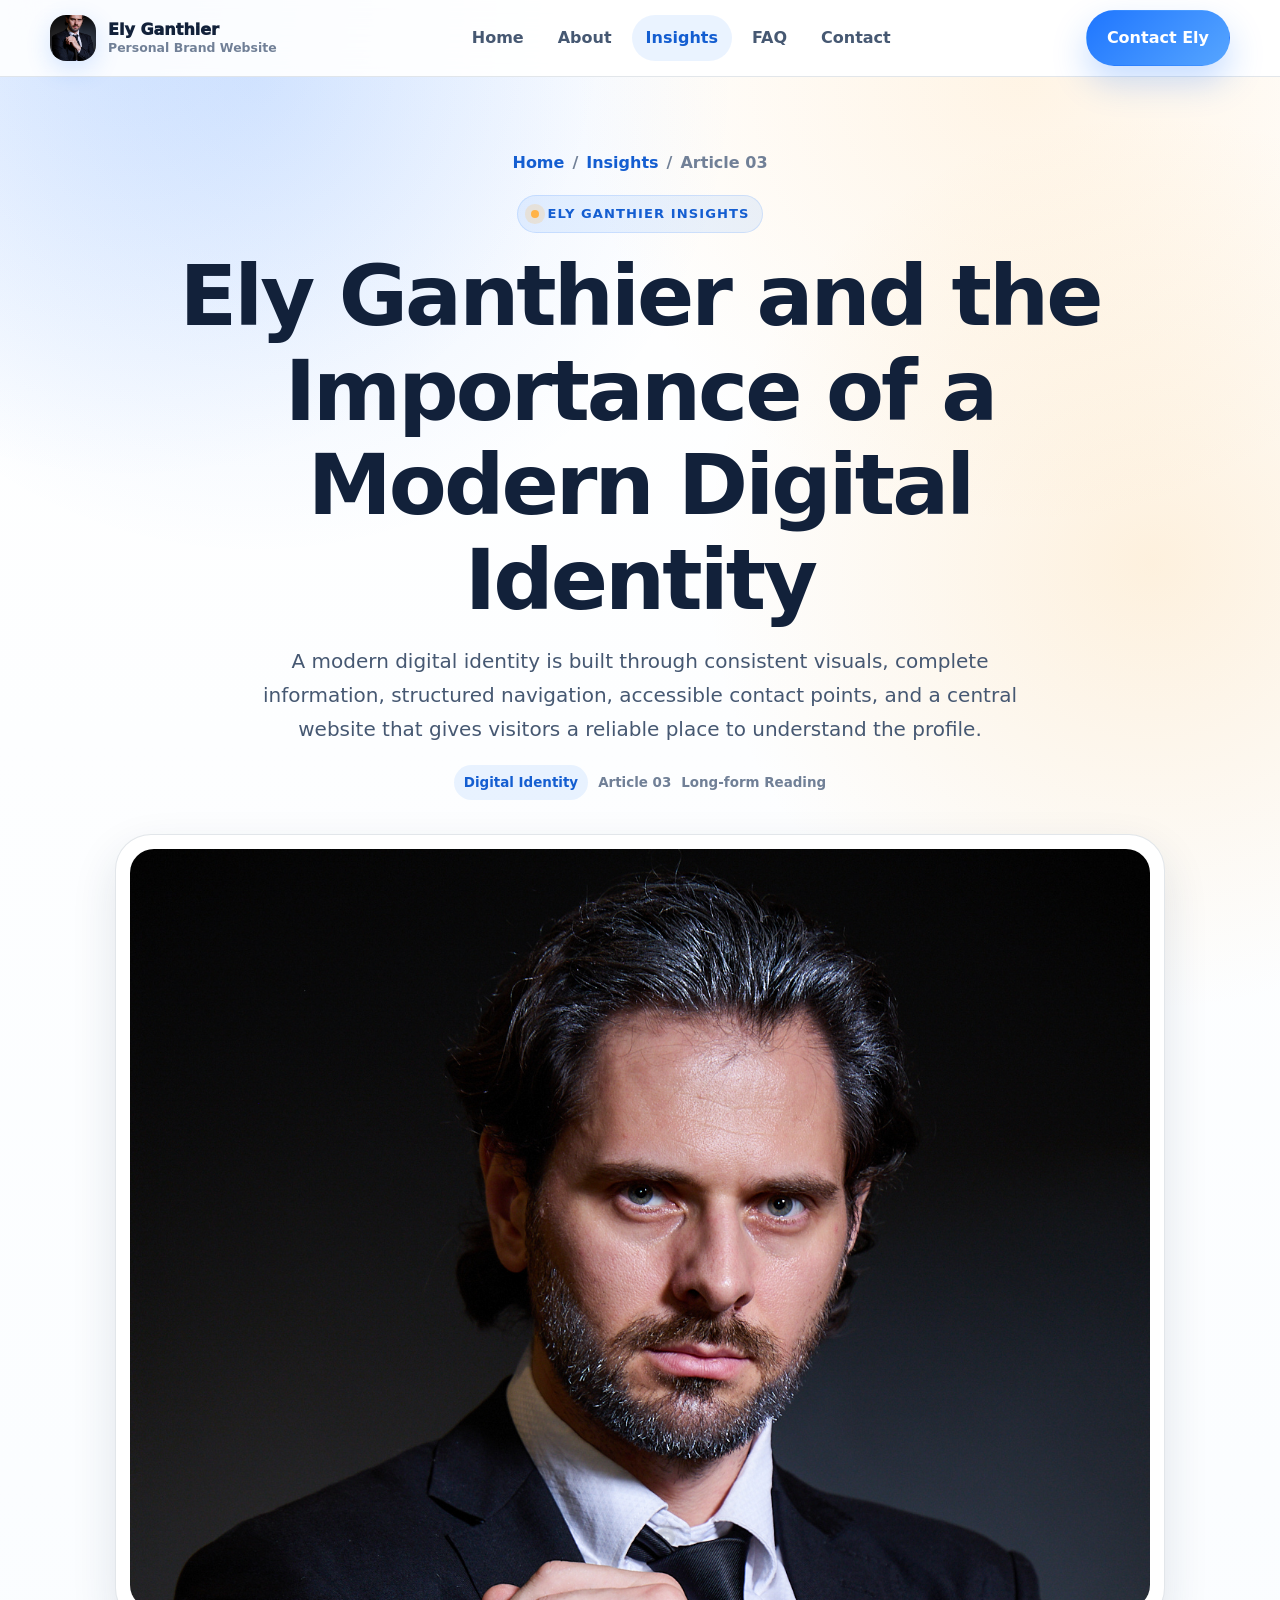
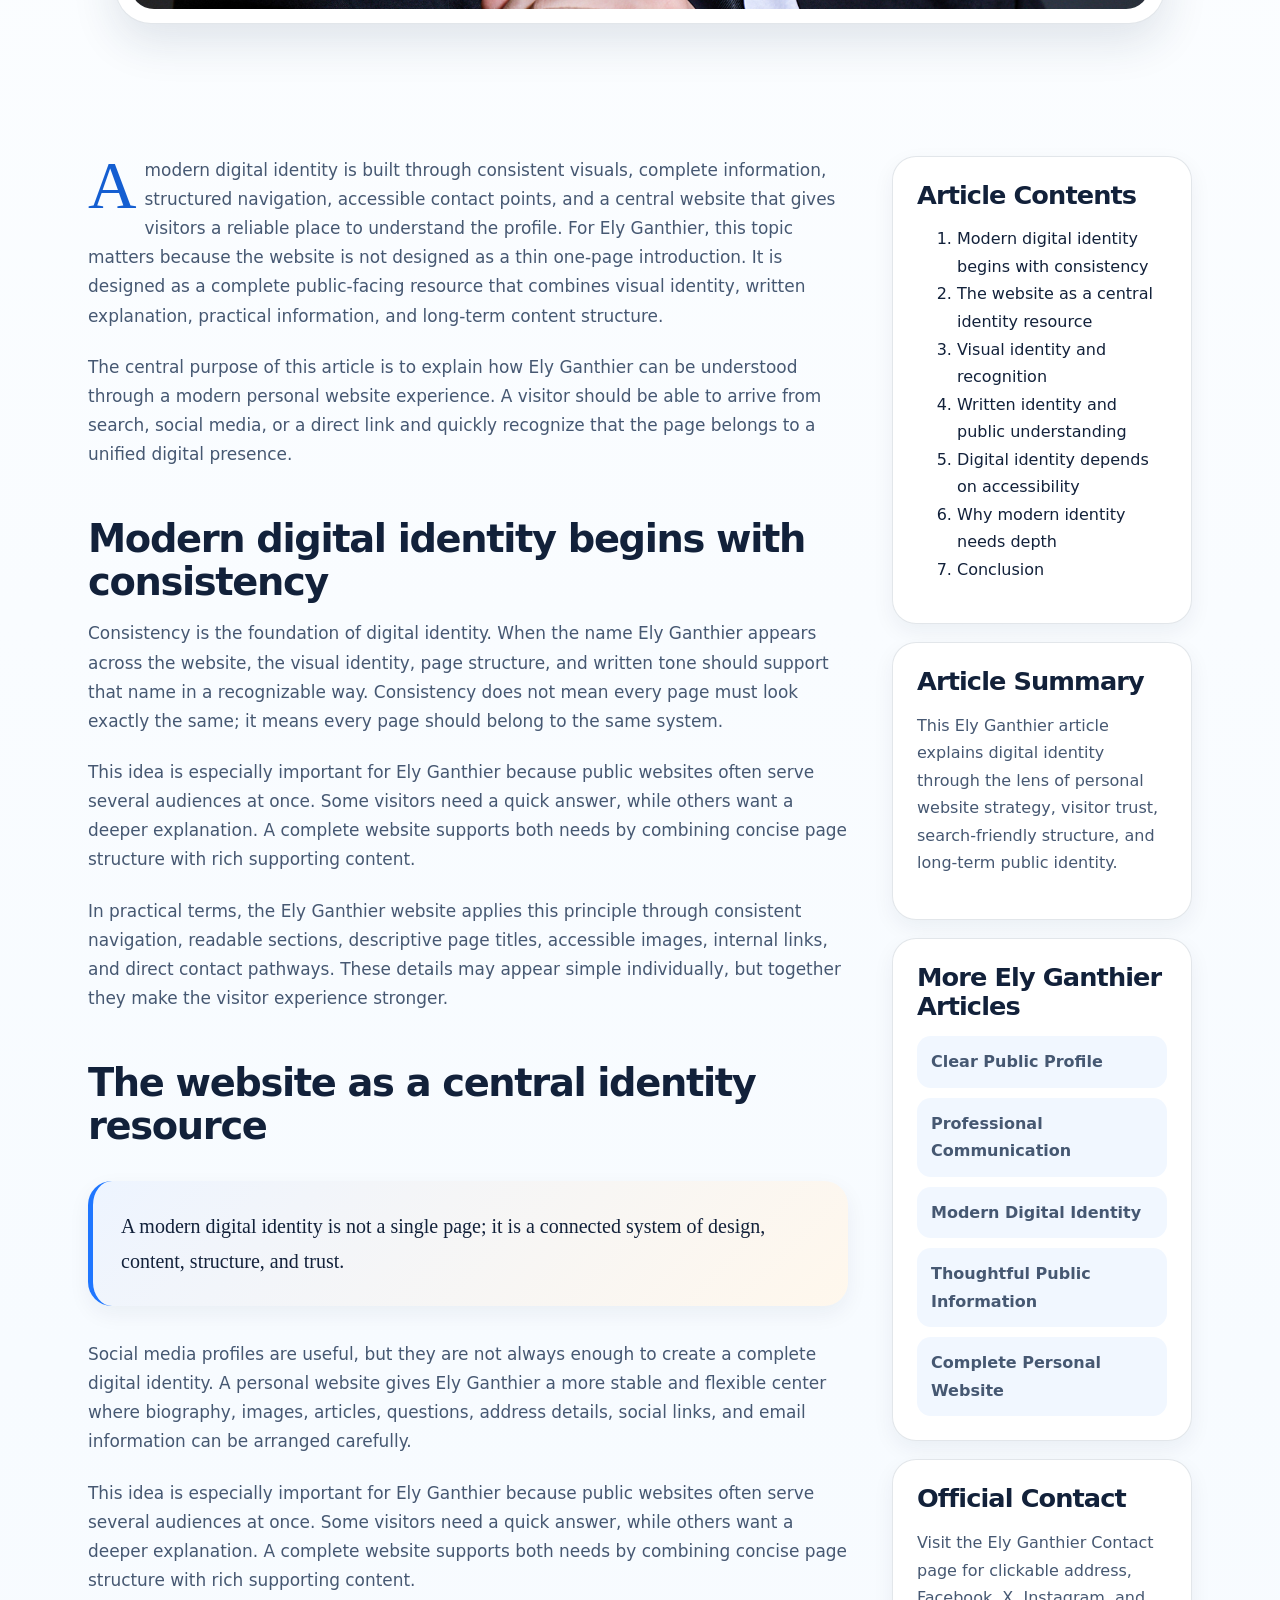
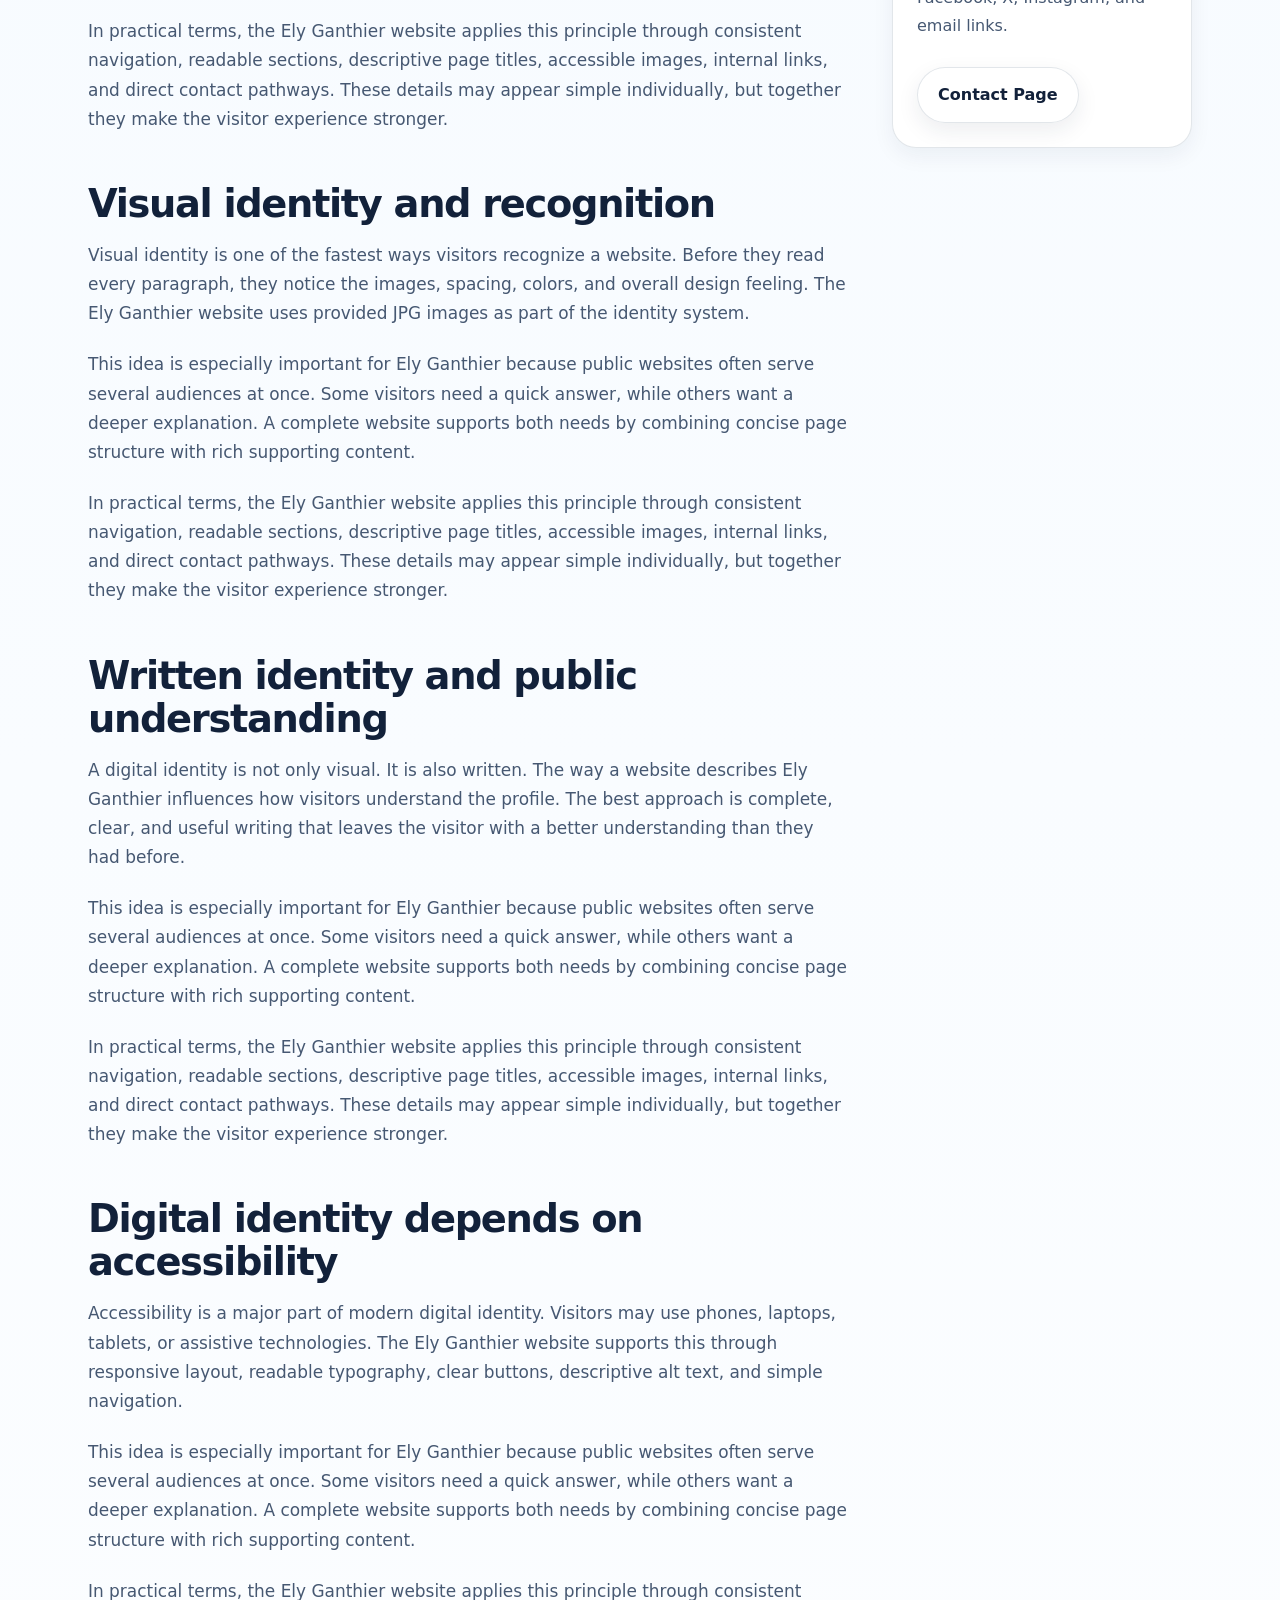
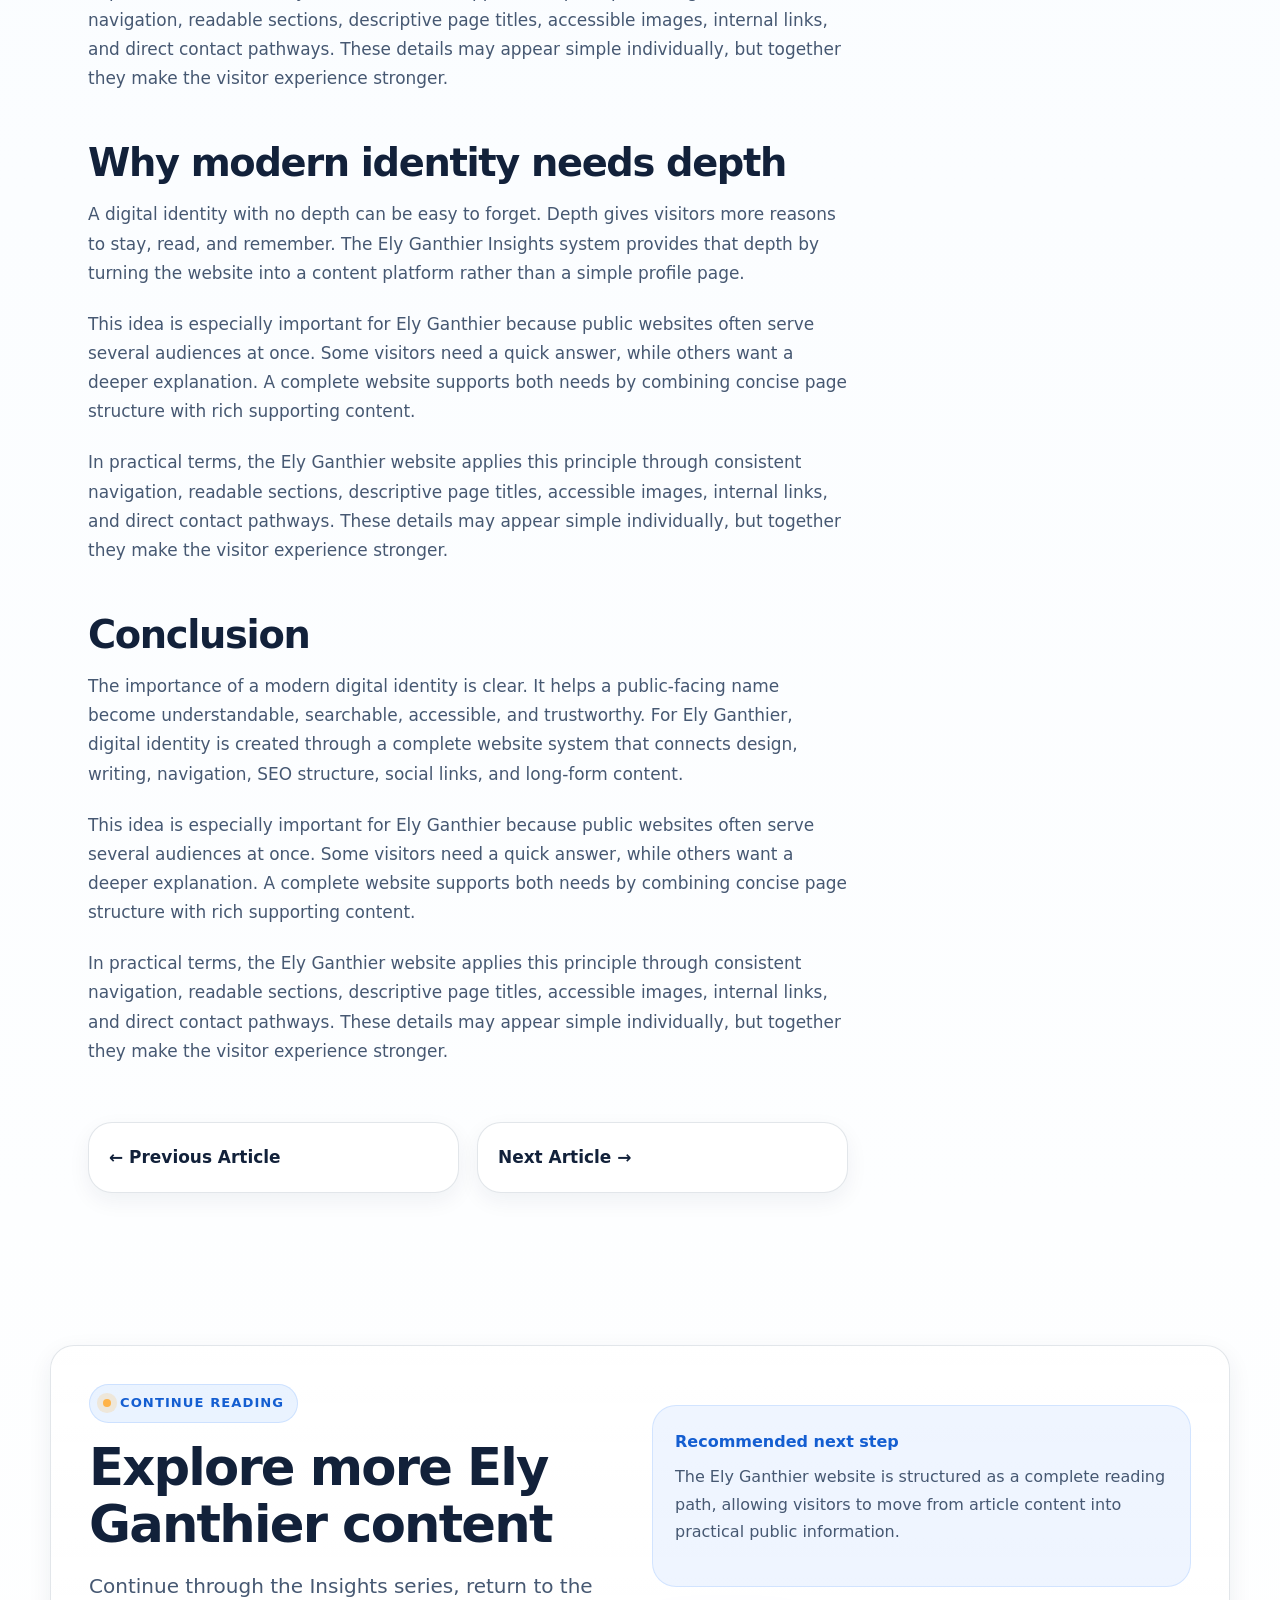
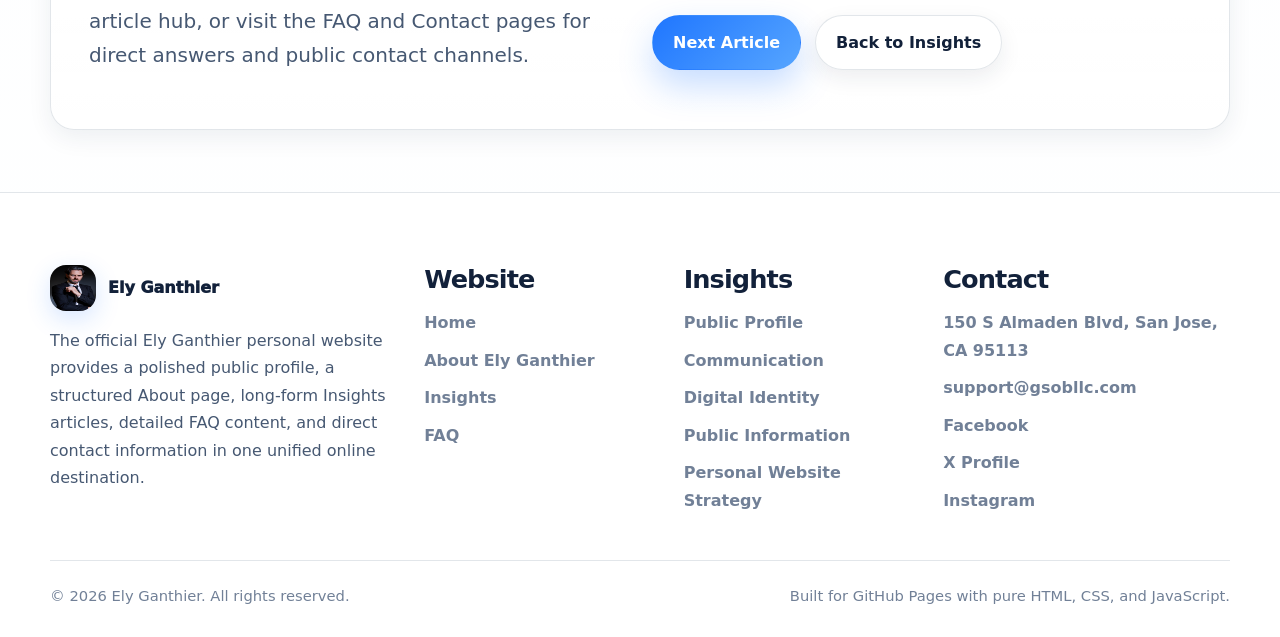
<file: article-3.html>
<!DOCTYPE html>
<html lang="en">
<head>
  <meta charset="UTF-8" /><meta http-equiv="X-UA-Compatible" content="IE=edge" /><meta name="viewport" content="width=device-width, initial-scale=1.0" />
  <title>Ely Ganthier and the Importance of a Modern Digital Identity</title>
  <meta name="description" content="Read the official Ely Ganthier article about modern digital identity, public visibility, website structure, visual consistency, and online credibility." />
  <meta name="keywords" content="Ely Ganthier, Digital Identity, Ely Ganthier article, Ely Ganthier insights" />
  <meta name="author" content="Ely Ganthier" /><meta name="robots" content="index, follow" />
  <link rel="canonical" href="https://ElyGanthier.github.io/article-3.html" />
  <meta property="og:title" content="Ely Ganthier and the Importance of a Modern Digital Identity" /><meta property="og:description" content="Read the official Ely Ganthier article about modern digital identity, public visibility, website structure, visual consistency, and online credibility." /><meta property="og:type" content="article" /><meta property="og:url" content="https://ElyGanthier.github.io/article-3.html" /><meta property="og:image" content="https://ElyGanthier.github.io/images/LSHY2510.jpg" /><meta property="og:site_name" content="Ely Ganthier" />
  <meta name="twitter:card" content="summary_large_image" /><meta name="twitter:title" content="Ely Ganthier and the Importance of a Modern Digital Identity" /><meta name="twitter:description" content="Read the official Ely Ganthier article about modern digital identity, public visibility, website structure, visual consistency, and online credibility." /><meta name="twitter:image" content="https://ElyGanthier.github.io/images/LSHY2510.jpg" />
  <link rel="icon" type="image/jpeg" href="images/LSHY2510.jpg" /><link rel="apple-touch-icon" href="images/LSHY2510.jpg" />
  <link rel="stylesheet" href="css/style.css" />
</head>
<body>
  <div class="reading-progress" aria-hidden="true"></div>
  <header class="site-header">
    <div class="container">
      <nav class="navbar" aria-label="Primary navigation">
        <a class="brand" href="index.html" aria-label="Ely Ganthier home">
          <span class="brand-mark"><img src="images/LSHY2510.jpg" alt="Ely Ganthier portrait favicon and brand mark" /></span>
          <span class="brand-text"><span class="brand-name">Ely Ganthier</span><span class="brand-label">Personal Brand Website</span></span>
        </a>
        <div class="nav-menu">
          <a class="nav-link" href="index.html">Home</a>
          <a class="nav-link" href="about.html">About</a>
          <a class="nav-link" href="insights.html">Insights</a>
          <a class="nav-link" href="faq.html">FAQ</a>
          <a class="nav-link" href="contact.html">Contact</a>
        </div>
        <div class="nav-actions">
          <a class="btn btn-primary" href="contact.html">Contact Ely</a>
          <button class="nav-toggle" type="button" aria-label="Open navigation menu"><span></span><span></span><span></span></button>
        </div>
      </nav>
    </div>
  </header>

<main>
<section class="article-hero"><div class="container"><div class="article-header reveal"><div class="breadcrumb" style="justify-content:center;"><a href="index.html">Home</a><span>/</span><a href="insights.html">Insights</a><span>/</span><span>Article 03</span></div><span class="eyebrow">Ely Ganthier Insights</span><h1>Ely Ganthier and the Importance of a Modern Digital Identity</h1><p class="lead" style="margin-inline:auto;">A modern digital identity is built through consistent visuals, complete information, structured navigation, accessible contact points, and a central website that gives visitors a reliable place to understand the profile.</p><div class="blog-meta" style="justify-content:center;"><span class="blog-tag">Digital Identity</span><span>Article 03</span><span>Long-form Reading</span></div></div></div><div class="article-cover portrait reveal"><img src="images/LSHY2510.jpg" alt="Ely Ganthier and the Importance of a Modern Digital Identity" /></div></section>
<section class="section"><div class="container"><div class="article-shell"><article class="article-content reveal">
<p>A modern digital identity is built through consistent visuals, complete information, structured navigation, accessible contact points, and a central website that gives visitors a reliable place to understand the profile. For Ely Ganthier, this topic matters because the website is not designed as a thin one-page introduction. It is designed as a complete public-facing resource that combines visual identity, written explanation, practical information, and long-term content structure.</p>
<p>The central purpose of this article is to explain how Ely Ganthier can be understood through a modern personal website experience. A visitor should be able to arrive from search, social media, or a direct link and quickly recognize that the page belongs to a unified digital presence.</p>
<h2>Modern digital identity begins with consistency</h2>
<p>Consistency is the foundation of digital identity. When the name Ely Ganthier appears across the website, the visual identity, page structure, and written tone should support that name in a recognizable way. Consistency does not mean every page must look exactly the same; it means every page should belong to the same system.</p>
<p>This idea is especially important for Ely Ganthier because public websites often serve several audiences at once. Some visitors need a quick answer, while others want a deeper explanation. A complete website supports both needs by combining concise page structure with rich supporting content.</p>
<p>In practical terms, the Ely Ganthier website applies this principle through consistent navigation, readable sections, descriptive page titles, accessible images, internal links, and direct contact pathways. These details may appear simple individually, but together they make the visitor experience stronger.</p>
<h2>The website as a central identity resource</h2>
<div class="article-quote"><p>A modern digital identity is not a single page; it is a connected system of design, content, structure, and trust.</p></div>
<p>Social media profiles are useful, but they are not always enough to create a complete digital identity. A personal website gives Ely Ganthier a more stable and flexible center where biography, images, articles, questions, address details, social links, and email information can be arranged carefully.</p>
<p>This idea is especially important for Ely Ganthier because public websites often serve several audiences at once. Some visitors need a quick answer, while others want a deeper explanation. A complete website supports both needs by combining concise page structure with rich supporting content.</p>
<p>In practical terms, the Ely Ganthier website applies this principle through consistent navigation, readable sections, descriptive page titles, accessible images, internal links, and direct contact pathways. These details may appear simple individually, but together they make the visitor experience stronger.</p>
<h2>Visual identity and recognition</h2>
<p>Visual identity is one of the fastest ways visitors recognize a website. Before they read every paragraph, they notice the images, spacing, colors, and overall design feeling. The Ely Ganthier website uses provided JPG images as part of the identity system.</p>
<p>This idea is especially important for Ely Ganthier because public websites often serve several audiences at once. Some visitors need a quick answer, while others want a deeper explanation. A complete website supports both needs by combining concise page structure with rich supporting content.</p>
<p>In practical terms, the Ely Ganthier website applies this principle through consistent navigation, readable sections, descriptive page titles, accessible images, internal links, and direct contact pathways. These details may appear simple individually, but together they make the visitor experience stronger.</p>
<h2>Written identity and public understanding</h2>
<p>A digital identity is not only visual. It is also written. The way a website describes Ely Ganthier influences how visitors understand the profile. The best approach is complete, clear, and useful writing that leaves the visitor with a better understanding than they had before.</p>
<p>This idea is especially important for Ely Ganthier because public websites often serve several audiences at once. Some visitors need a quick answer, while others want a deeper explanation. A complete website supports both needs by combining concise page structure with rich supporting content.</p>
<p>In practical terms, the Ely Ganthier website applies this principle through consistent navigation, readable sections, descriptive page titles, accessible images, internal links, and direct contact pathways. These details may appear simple individually, but together they make the visitor experience stronger.</p>
<h2>Digital identity depends on accessibility</h2>
<p>Accessibility is a major part of modern digital identity. Visitors may use phones, laptops, tablets, or assistive technologies. The Ely Ganthier website supports this through responsive layout, readable typography, clear buttons, descriptive alt text, and simple navigation.</p>
<p>This idea is especially important for Ely Ganthier because public websites often serve several audiences at once. Some visitors need a quick answer, while others want a deeper explanation. A complete website supports both needs by combining concise page structure with rich supporting content.</p>
<p>In practical terms, the Ely Ganthier website applies this principle through consistent navigation, readable sections, descriptive page titles, accessible images, internal links, and direct contact pathways. These details may appear simple individually, but together they make the visitor experience stronger.</p>
<h2>Why modern identity needs depth</h2>
<p>A digital identity with no depth can be easy to forget. Depth gives visitors more reasons to stay, read, and remember. The Ely Ganthier Insights system provides that depth by turning the website into a content platform rather than a simple profile page.</p>
<p>This idea is especially important for Ely Ganthier because public websites often serve several audiences at once. Some visitors need a quick answer, while others want a deeper explanation. A complete website supports both needs by combining concise page structure with rich supporting content.</p>
<p>In practical terms, the Ely Ganthier website applies this principle through consistent navigation, readable sections, descriptive page titles, accessible images, internal links, and direct contact pathways. These details may appear simple individually, but together they make the visitor experience stronger.</p>
<h2>Conclusion</h2>
<p>The importance of a modern digital identity is clear. It helps a public-facing name become understandable, searchable, accessible, and trustworthy. For Ely Ganthier, digital identity is created through a complete website system that connects design, writing, navigation, SEO structure, social links, and long-form content.</p>
<p>This idea is especially important for Ely Ganthier because public websites often serve several audiences at once. Some visitors need a quick answer, while others want a deeper explanation. A complete website supports both needs by combining concise page structure with rich supporting content.</p>
<p>In practical terms, the Ely Ganthier website applies this principle through consistent navigation, readable sections, descriptive page titles, accessible images, internal links, and direct contact pathways. These details may appear simple individually, but together they make the visitor experience stronger.</p>

<div class="article-nav"><a href="article-2.html">← Previous Article</a><a href="article-4.html">Next Article →</a></div>
</article>
<aside class="article-aside reveal"><div class="toc"><h3>Article Contents</h3><ol></ol></div><div class="sidebar-card" style="margin-top:18px;"><h3>Article Summary</h3><p>This Ely Ganthier article explains digital identity through the lens of personal website strategy, visitor trust, search-friendly structure, and long-term public identity.</p></div><div class="sidebar-card" style="margin-top:18px;"><h3>More Ely Ganthier Articles</h3><ul class="sidebar-list"><li><a href="article-1.html">Clear Public Profile</a></li><li><a href="article-2.html">Professional Communication</a></li><li><a href="article-3.html">Modern Digital Identity</a></li><li><a href="article-4.html">Thoughtful Public Information</a></li><li><a href="article-5.html">Complete Personal Website</a></li></ul></div><div class="sidebar-card" style="margin-top:18px;"><h3>Official Contact</h3><p>Visit the Ely Ganthier Contact page for clickable address, Facebook, X, Instagram, and email links.</p><div class="button-row"><a class="btn btn-secondary" href="contact.html">Contact Page</a></div></div></aside>
</div></div></section>
<section class="section-sm"><div class="container"><div class="card card-accent reveal" style="padding:38px;"><div class="grid grid-2" style="align-items:center;"><div><span class="eyebrow">Continue Reading</span><h2>Explore more Ely Ganthier content</h2><p class="lead">Continue through the Insights series, return to the article hub, or visit the FAQ and Contact pages for direct answers and public contact channels.</p></div><div><div class="notice-box"><strong>Recommended next step</strong><p>The Ely Ganthier website is structured as a complete reading path, allowing visitors to move from article content into practical public information.</p></div><div class="button-row"><a class="btn btn-primary" href="article-4.html">Next Article</a><a class="btn btn-secondary" href="insights.html">Back to Insights</a></div></div></div></div></div></section>
</main>

  <footer class="site-footer">
    <div class="container">
      <div class="footer-grid">
        <div class="footer-brand">
          <a class="footer-logo" href="index.html"><img src="images/LSHY2510.jpg" alt="Ely Ganthier footer logo portrait" /><span>Ely Ganthier</span></a>
          <p>The official Ely Ganthier personal website provides a polished public profile, a structured About page, long-form Insights articles, detailed FAQ content, and direct contact information in one unified online destination.</p>
        </div>
        <div class="footer-col"><h3>Website</h3><ul class="footer-links">
          <li><a href="index.html">Home</a></li><li><a href="about.html">About Ely Ganthier</a></li><li><a href="insights.html">Insights</a></li><li><a href="faq.html">FAQ</a></li>
        </ul></div>
        <div class="footer-col"><h3>Insights</h3><ul class="footer-links">
          <li><a href="article-1.html">Public Profile</a></li><li><a href="article-2.html">Communication</a></li><li><a href="article-3.html">Digital Identity</a></li><li><a href="article-4.html">Public Information</a></li><li><a href="article-5.html">Personal Website Strategy</a></li>
        </ul></div>
        <div class="footer-col"><h3>Contact</h3><ul class="footer-links">
          <li><a href="https://www.google.com/maps/search/?api=1&query=150%20S%20Almaden%20Blvd%2C%20San%20Jose%2C%20CALIFORNIA%2C%2095113">150 S Almaden Blvd, San Jose, CA 95113</a></li><li><a href="mailto:support@gsobllc.com">support@gsobllc.com</a></li><li><a href="https://www.facebook.com/profile.php?id=61589082797492">Facebook</a></li><li><a href="https://x.com/GanthierAcademy">X Profile</a></li><li><a href="https://www.instagram.com/ganthieracademy/">Instagram</a></li>
        </ul></div>
      </div>
      <div class="footer-bottom"><span>© 2026 Ely Ganthier. All rights reserved.</span><span>Built for GitHub Pages with pure HTML, CSS, and JavaScript.</span></div>
    </div>
  </footer>
  <button class="back-to-top" type="button" aria-label="Back to top">↑</button>
  <script src="js/main.js" defer></script>

</body>
</html>
</file>
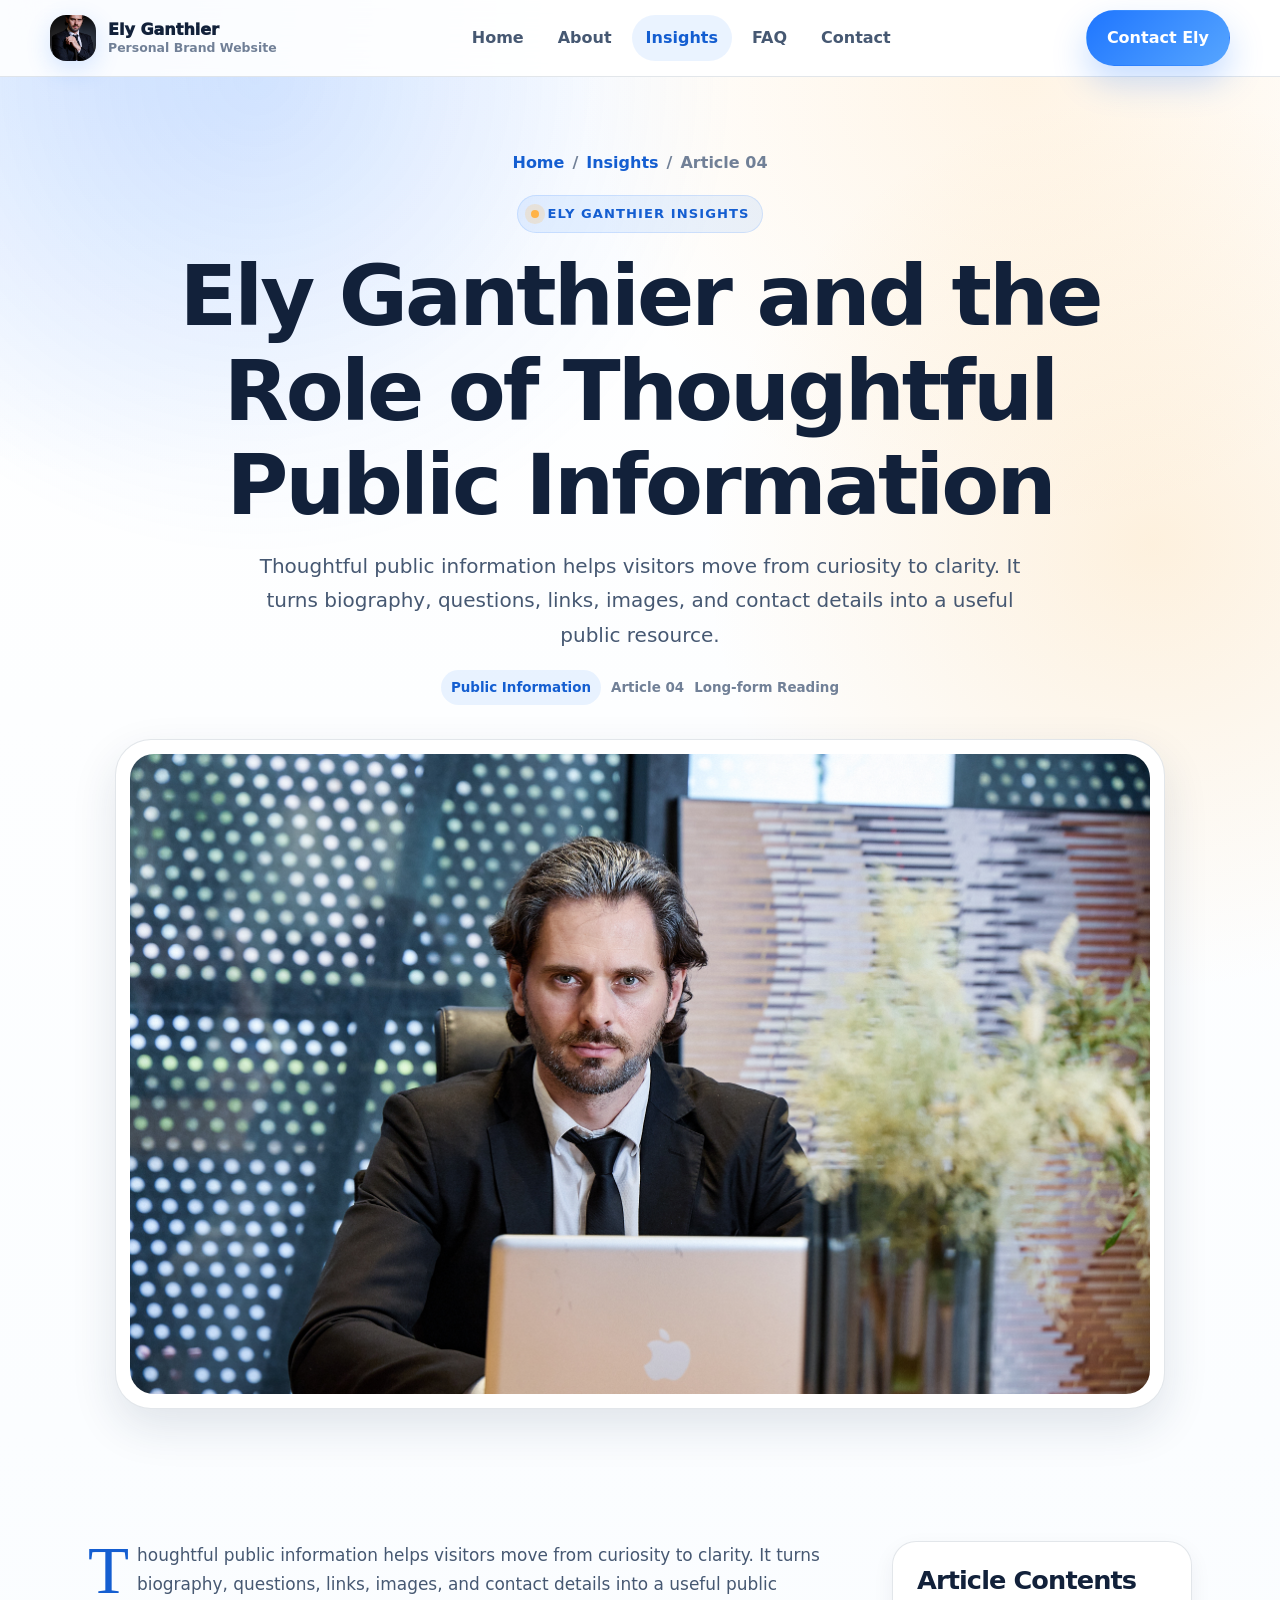
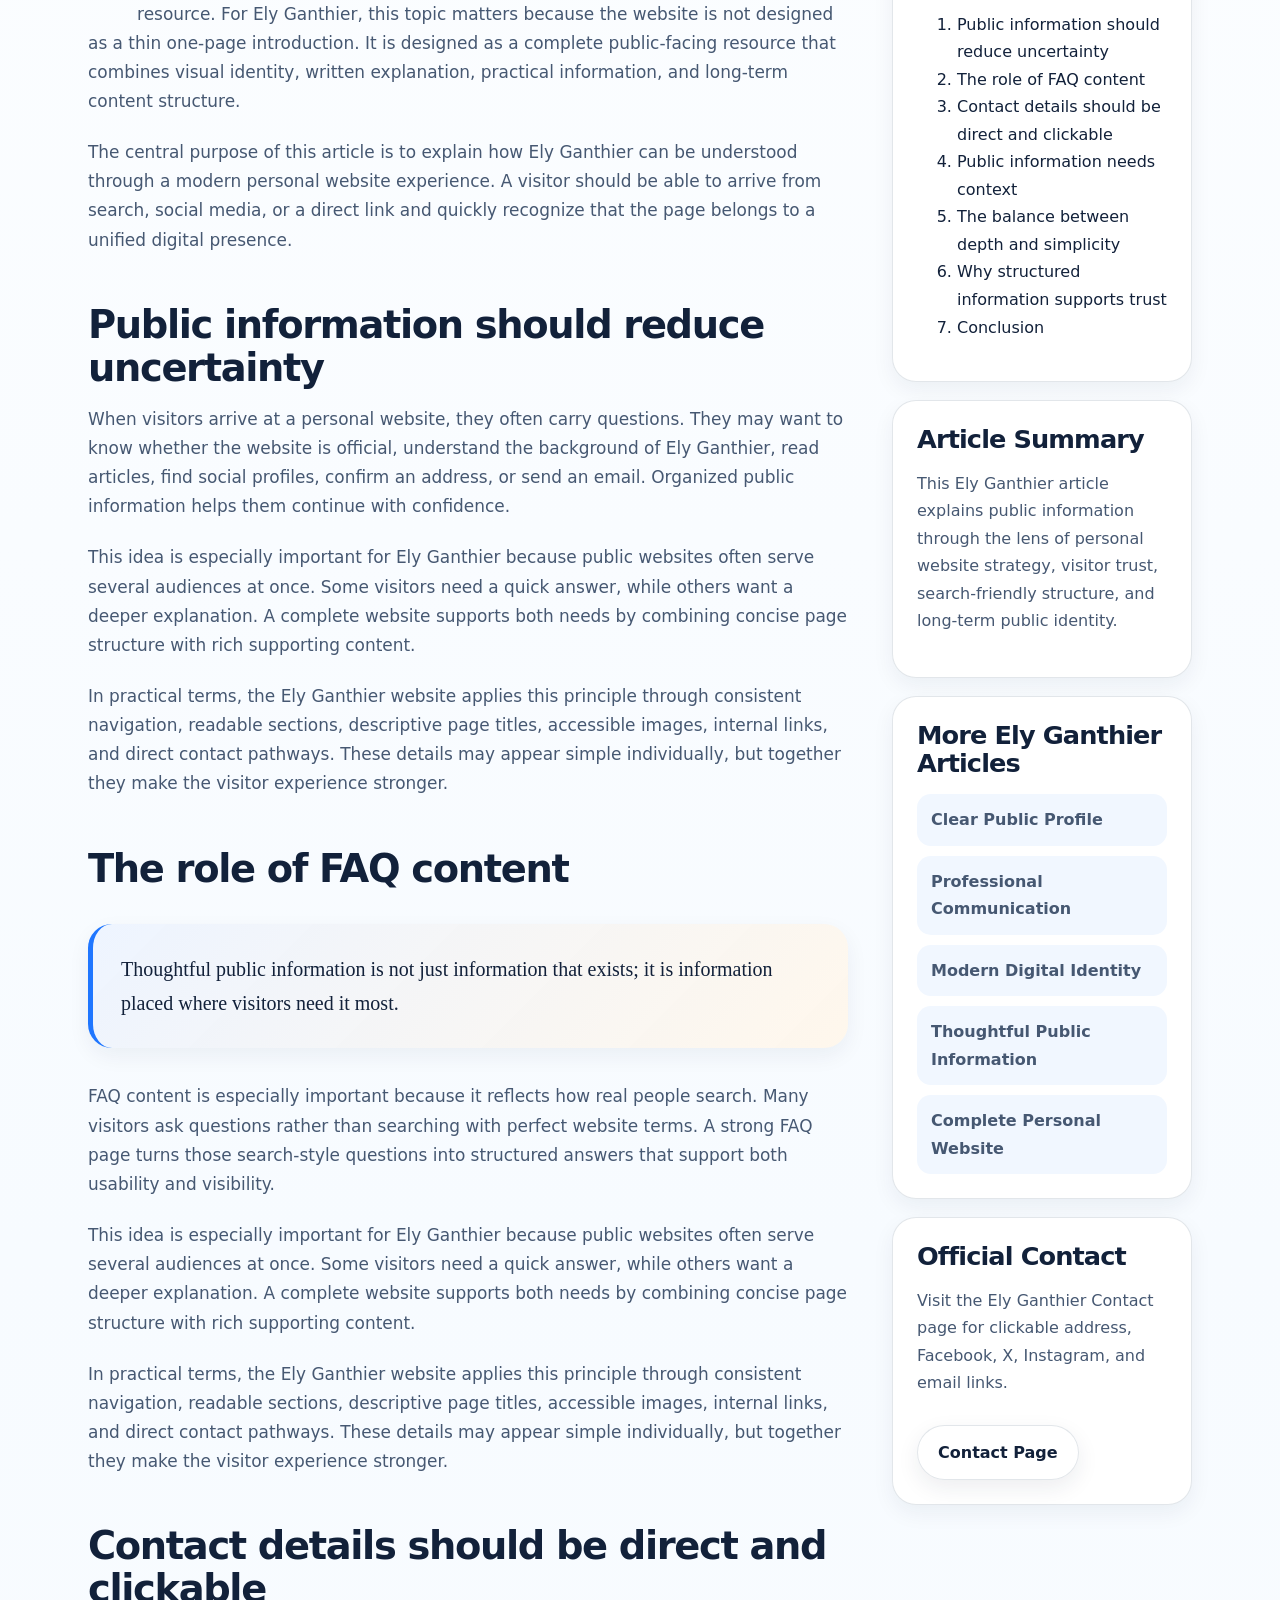
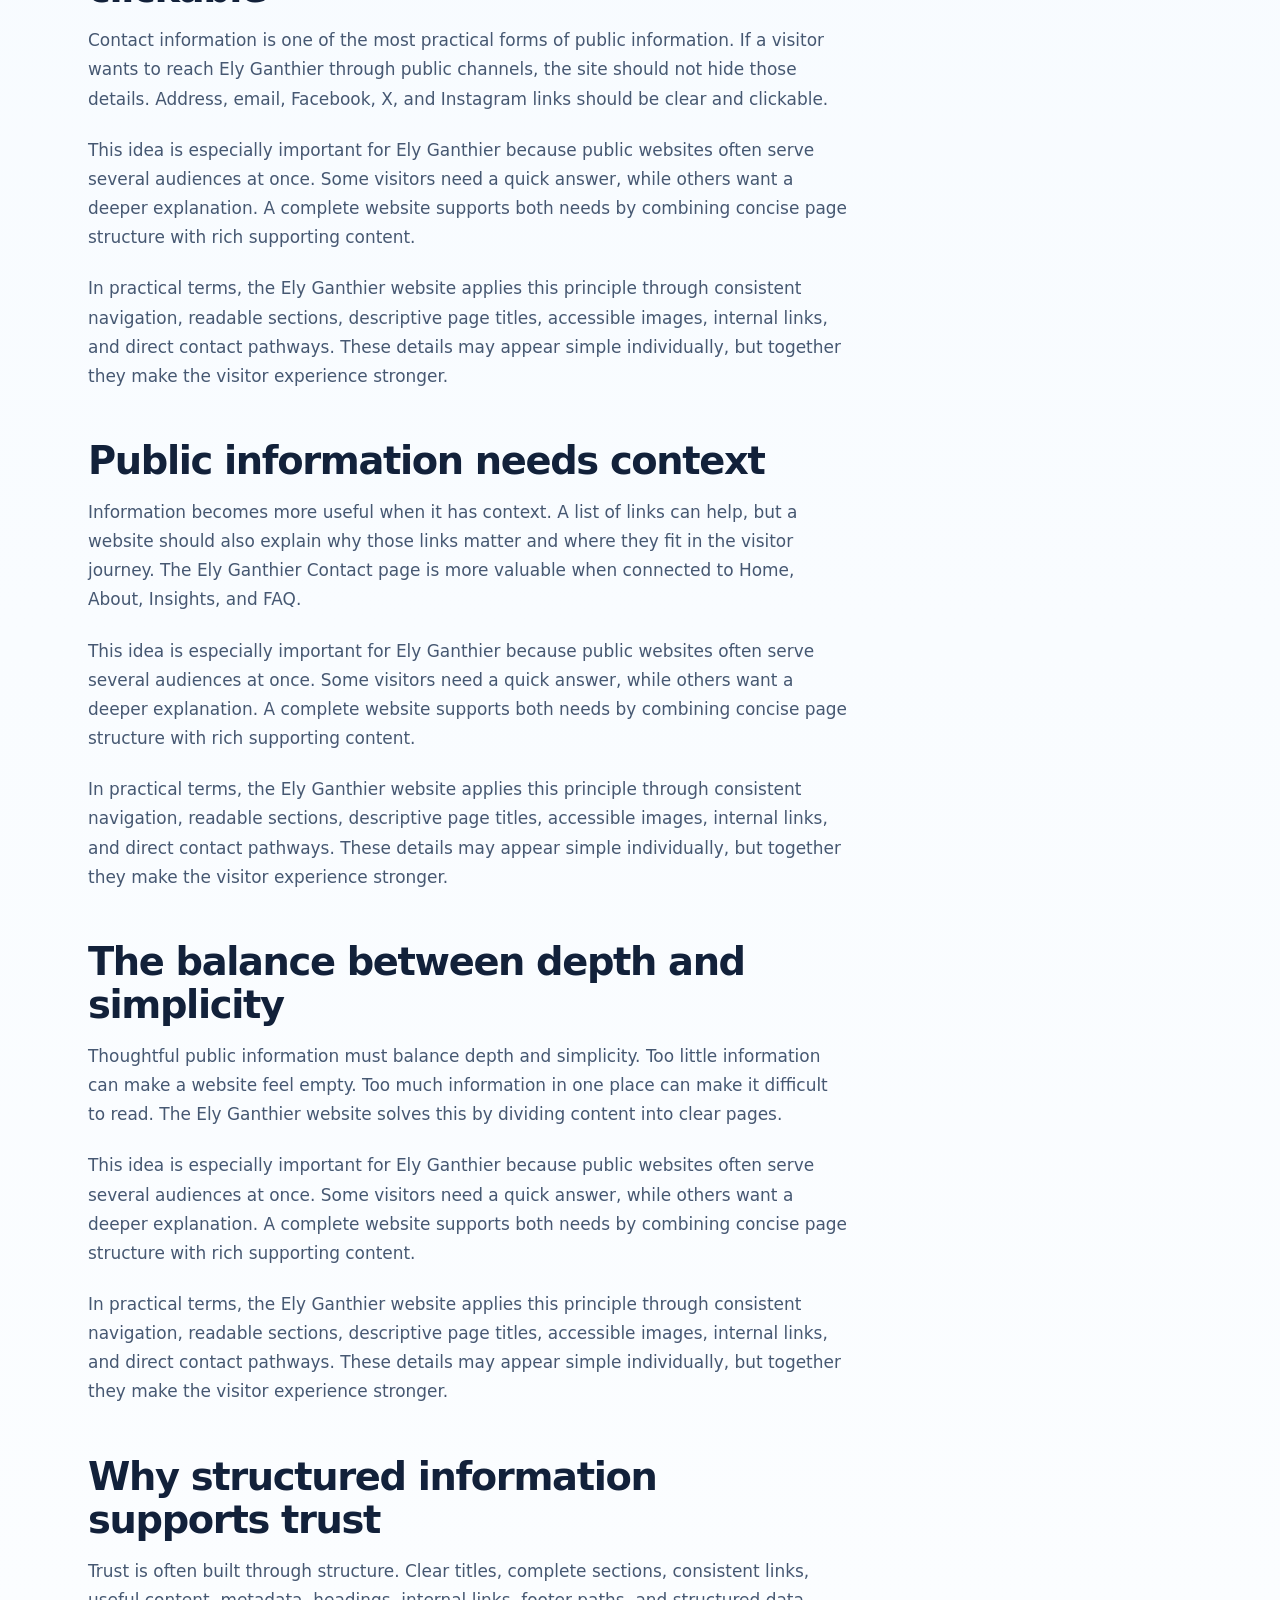
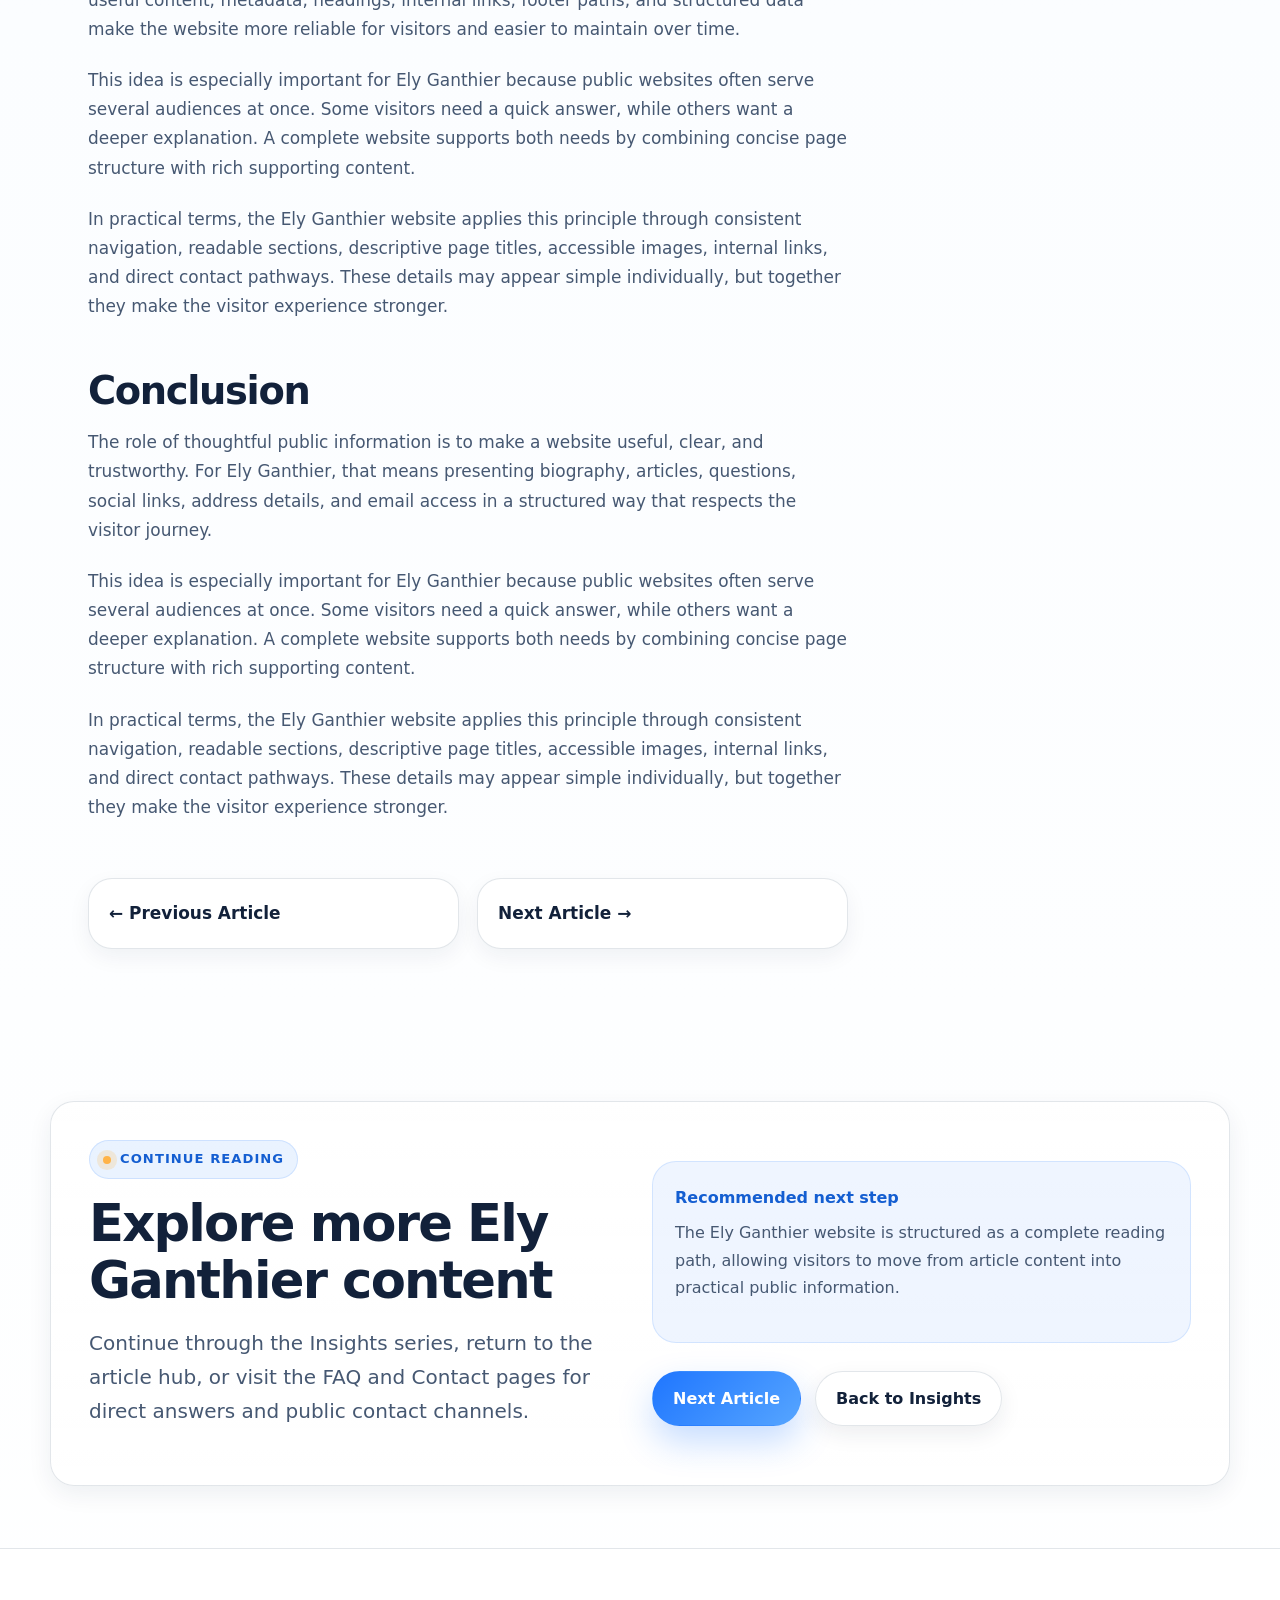
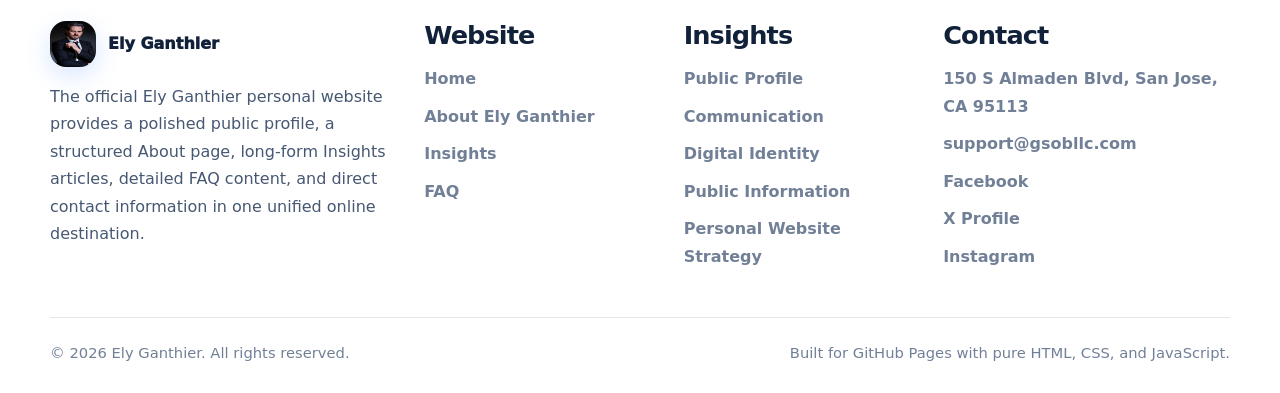
<file: article-4.html>
<!DOCTYPE html>
<html lang="en">
<head>
  <meta charset="UTF-8" /><meta http-equiv="X-UA-Compatible" content="IE=edge" /><meta name="viewport" content="width=device-width, initial-scale=1.0" />
  <title>Ely Ganthier and the Role of Thoughtful Public Information</title>
  <meta name="description" content="Read the official Ely Ganthier article about thoughtful public information, FAQ structure, contact clarity, visitor trust, and organized website content." />
  <meta name="keywords" content="Ely Ganthier, Public Information, Ely Ganthier article, Ely Ganthier insights" />
  <meta name="author" content="Ely Ganthier" /><meta name="robots" content="index, follow" />
  <link rel="canonical" href="https://ElyGanthier.github.io/article-4.html" />
  <meta property="og:title" content="Ely Ganthier and the Role of Thoughtful Public Information" /><meta property="og:description" content="Read the official Ely Ganthier article about thoughtful public information, FAQ structure, contact clarity, visitor trust, and organized website content." /><meta property="og:type" content="article" /><meta property="og:url" content="https://ElyGanthier.github.io/article-4.html" /><meta property="og:image" content="https://ElyGanthier.github.io/images/LSHY2525.jpg" /><meta property="og:site_name" content="Ely Ganthier" />
  <meta name="twitter:card" content="summary_large_image" /><meta name="twitter:title" content="Ely Ganthier and the Role of Thoughtful Public Information" /><meta name="twitter:description" content="Read the official Ely Ganthier article about thoughtful public information, FAQ structure, contact clarity, visitor trust, and organized website content." /><meta name="twitter:image" content="https://ElyGanthier.github.io/images/LSHY2525.jpg" />
  <link rel="icon" type="image/jpeg" href="images/LSHY2510.jpg" /><link rel="apple-touch-icon" href="images/LSHY2510.jpg" />
  <link rel="stylesheet" href="css/style.css" />
</head>
<body>
  <div class="reading-progress" aria-hidden="true"></div>
  <header class="site-header">
    <div class="container">
      <nav class="navbar" aria-label="Primary navigation">
        <a class="brand" href="index.html" aria-label="Ely Ganthier home">
          <span class="brand-mark"><img src="images/LSHY2510.jpg" alt="Ely Ganthier portrait favicon and brand mark" /></span>
          <span class="brand-text"><span class="brand-name">Ely Ganthier</span><span class="brand-label">Personal Brand Website</span></span>
        </a>
        <div class="nav-menu">
          <a class="nav-link" href="index.html">Home</a>
          <a class="nav-link" href="about.html">About</a>
          <a class="nav-link" href="insights.html">Insights</a>
          <a class="nav-link" href="faq.html">FAQ</a>
          <a class="nav-link" href="contact.html">Contact</a>
        </div>
        <div class="nav-actions">
          <a class="btn btn-primary" href="contact.html">Contact Ely</a>
          <button class="nav-toggle" type="button" aria-label="Open navigation menu"><span></span><span></span><span></span></button>
        </div>
      </nav>
    </div>
  </header>

<main>
<section class="article-hero"><div class="container"><div class="article-header reveal"><div class="breadcrumb" style="justify-content:center;"><a href="index.html">Home</a><span>/</span><a href="insights.html">Insights</a><span>/</span><span>Article 04</span></div><span class="eyebrow">Ely Ganthier Insights</span><h1>Ely Ganthier and the Role of Thoughtful Public Information</h1><p class="lead" style="margin-inline:auto;">Thoughtful public information helps visitors move from curiosity to clarity. It turns biography, questions, links, images, and contact details into a useful public resource.</p><div class="blog-meta" style="justify-content:center;"><span class="blog-tag">Public Information</span><span>Article 04</span><span>Long-form Reading</span></div></div></div><div class="article-cover reveal"><img src="images/LSHY2525.jpg" alt="Ely Ganthier and the Role of Thoughtful Public Information" /></div></section>
<section class="section"><div class="container"><div class="article-shell"><article class="article-content reveal">
<p>Thoughtful public information helps visitors move from curiosity to clarity. It turns biography, questions, links, images, and contact details into a useful public resource. For Ely Ganthier, this topic matters because the website is not designed as a thin one-page introduction. It is designed as a complete public-facing resource that combines visual identity, written explanation, practical information, and long-term content structure.</p>
<p>The central purpose of this article is to explain how Ely Ganthier can be understood through a modern personal website experience. A visitor should be able to arrive from search, social media, or a direct link and quickly recognize that the page belongs to a unified digital presence.</p>
<h2>Public information should reduce uncertainty</h2>
<p>When visitors arrive at a personal website, they often carry questions. They may want to know whether the website is official, understand the background of Ely Ganthier, read articles, find social profiles, confirm an address, or send an email. Organized public information helps them continue with confidence.</p>
<p>This idea is especially important for Ely Ganthier because public websites often serve several audiences at once. Some visitors need a quick answer, while others want a deeper explanation. A complete website supports both needs by combining concise page structure with rich supporting content.</p>
<p>In practical terms, the Ely Ganthier website applies this principle through consistent navigation, readable sections, descriptive page titles, accessible images, internal links, and direct contact pathways. These details may appear simple individually, but together they make the visitor experience stronger.</p>
<h2>The role of FAQ content</h2>
<div class="article-quote"><p>Thoughtful public information is not just information that exists; it is information placed where visitors need it most.</p></div>
<p>FAQ content is especially important because it reflects how real people search. Many visitors ask questions rather than searching with perfect website terms. A strong FAQ page turns those search-style questions into structured answers that support both usability and visibility.</p>
<p>This idea is especially important for Ely Ganthier because public websites often serve several audiences at once. Some visitors need a quick answer, while others want a deeper explanation. A complete website supports both needs by combining concise page structure with rich supporting content.</p>
<p>In practical terms, the Ely Ganthier website applies this principle through consistent navigation, readable sections, descriptive page titles, accessible images, internal links, and direct contact pathways. These details may appear simple individually, but together they make the visitor experience stronger.</p>
<h2>Contact details should be direct and clickable</h2>
<p>Contact information is one of the most practical forms of public information. If a visitor wants to reach Ely Ganthier through public channels, the site should not hide those details. Address, email, Facebook, X, and Instagram links should be clear and clickable.</p>
<p>This idea is especially important for Ely Ganthier because public websites often serve several audiences at once. Some visitors need a quick answer, while others want a deeper explanation. A complete website supports both needs by combining concise page structure with rich supporting content.</p>
<p>In practical terms, the Ely Ganthier website applies this principle through consistent navigation, readable sections, descriptive page titles, accessible images, internal links, and direct contact pathways. These details may appear simple individually, but together they make the visitor experience stronger.</p>
<h2>Public information needs context</h2>
<p>Information becomes more useful when it has context. A list of links can help, but a website should also explain why those links matter and where they fit in the visitor journey. The Ely Ganthier Contact page is more valuable when connected to Home, About, Insights, and FAQ.</p>
<p>This idea is especially important for Ely Ganthier because public websites often serve several audiences at once. Some visitors need a quick answer, while others want a deeper explanation. A complete website supports both needs by combining concise page structure with rich supporting content.</p>
<p>In practical terms, the Ely Ganthier website applies this principle through consistent navigation, readable sections, descriptive page titles, accessible images, internal links, and direct contact pathways. These details may appear simple individually, but together they make the visitor experience stronger.</p>
<h2>The balance between depth and simplicity</h2>
<p>Thoughtful public information must balance depth and simplicity. Too little information can make a website feel empty. Too much information in one place can make it difficult to read. The Ely Ganthier website solves this by dividing content into clear pages.</p>
<p>This idea is especially important for Ely Ganthier because public websites often serve several audiences at once. Some visitors need a quick answer, while others want a deeper explanation. A complete website supports both needs by combining concise page structure with rich supporting content.</p>
<p>In practical terms, the Ely Ganthier website applies this principle through consistent navigation, readable sections, descriptive page titles, accessible images, internal links, and direct contact pathways. These details may appear simple individually, but together they make the visitor experience stronger.</p>
<h2>Why structured information supports trust</h2>
<p>Trust is often built through structure. Clear titles, complete sections, consistent links, useful content, metadata, headings, internal links, footer paths, and structured data make the website more reliable for visitors and easier to maintain over time.</p>
<p>This idea is especially important for Ely Ganthier because public websites often serve several audiences at once. Some visitors need a quick answer, while others want a deeper explanation. A complete website supports both needs by combining concise page structure with rich supporting content.</p>
<p>In practical terms, the Ely Ganthier website applies this principle through consistent navigation, readable sections, descriptive page titles, accessible images, internal links, and direct contact pathways. These details may appear simple individually, but together they make the visitor experience stronger.</p>
<h2>Conclusion</h2>
<p>The role of thoughtful public information is to make a website useful, clear, and trustworthy. For Ely Ganthier, that means presenting biography, articles, questions, social links, address details, and email access in a structured way that respects the visitor journey.</p>
<p>This idea is especially important for Ely Ganthier because public websites often serve several audiences at once. Some visitors need a quick answer, while others want a deeper explanation. A complete website supports both needs by combining concise page structure with rich supporting content.</p>
<p>In practical terms, the Ely Ganthier website applies this principle through consistent navigation, readable sections, descriptive page titles, accessible images, internal links, and direct contact pathways. These details may appear simple individually, but together they make the visitor experience stronger.</p>

<div class="article-nav"><a href="article-3.html">← Previous Article</a><a href="article-5.html">Next Article →</a></div>
</article>
<aside class="article-aside reveal"><div class="toc"><h3>Article Contents</h3><ol></ol></div><div class="sidebar-card" style="margin-top:18px;"><h3>Article Summary</h3><p>This Ely Ganthier article explains public information through the lens of personal website strategy, visitor trust, search-friendly structure, and long-term public identity.</p></div><div class="sidebar-card" style="margin-top:18px;"><h3>More Ely Ganthier Articles</h3><ul class="sidebar-list"><li><a href="article-1.html">Clear Public Profile</a></li><li><a href="article-2.html">Professional Communication</a></li><li><a href="article-3.html">Modern Digital Identity</a></li><li><a href="article-4.html">Thoughtful Public Information</a></li><li><a href="article-5.html">Complete Personal Website</a></li></ul></div><div class="sidebar-card" style="margin-top:18px;"><h3>Official Contact</h3><p>Visit the Ely Ganthier Contact page for clickable address, Facebook, X, Instagram, and email links.</p><div class="button-row"><a class="btn btn-secondary" href="contact.html">Contact Page</a></div></div></aside>
</div></div></section>
<section class="section-sm"><div class="container"><div class="card card-accent reveal" style="padding:38px;"><div class="grid grid-2" style="align-items:center;"><div><span class="eyebrow">Continue Reading</span><h2>Explore more Ely Ganthier content</h2><p class="lead">Continue through the Insights series, return to the article hub, or visit the FAQ and Contact pages for direct answers and public contact channels.</p></div><div><div class="notice-box"><strong>Recommended next step</strong><p>The Ely Ganthier website is structured as a complete reading path, allowing visitors to move from article content into practical public information.</p></div><div class="button-row"><a class="btn btn-primary" href="article-5.html">Next Article</a><a class="btn btn-secondary" href="insights.html">Back to Insights</a></div></div></div></div></div></section>
</main>

  <footer class="site-footer">
    <div class="container">
      <div class="footer-grid">
        <div class="footer-brand">
          <a class="footer-logo" href="index.html"><img src="images/LSHY2510.jpg" alt="Ely Ganthier footer logo portrait" /><span>Ely Ganthier</span></a>
          <p>The official Ely Ganthier personal website provides a polished public profile, a structured About page, long-form Insights articles, detailed FAQ content, and direct contact information in one unified online destination.</p>
        </div>
        <div class="footer-col"><h3>Website</h3><ul class="footer-links">
          <li><a href="index.html">Home</a></li><li><a href="about.html">About Ely Ganthier</a></li><li><a href="insights.html">Insights</a></li><li><a href="faq.html">FAQ</a></li>
        </ul></div>
        <div class="footer-col"><h3>Insights</h3><ul class="footer-links">
          <li><a href="article-1.html">Public Profile</a></li><li><a href="article-2.html">Communication</a></li><li><a href="article-3.html">Digital Identity</a></li><li><a href="article-4.html">Public Information</a></li><li><a href="article-5.html">Personal Website Strategy</a></li>
        </ul></div>
        <div class="footer-col"><h3>Contact</h3><ul class="footer-links">
          <li><a href="https://www.google.com/maps/search/?api=1&query=150%20S%20Almaden%20Blvd%2C%20San%20Jose%2C%20CALIFORNIA%2C%2095113">150 S Almaden Blvd, San Jose, CA 95113</a></li><li><a href="mailto:support@gsobllc.com">support@gsobllc.com</a></li><li><a href="https://www.facebook.com/profile.php?id=61589082797492">Facebook</a></li><li><a href="https://x.com/GanthierAcademy">X Profile</a></li><li><a href="https://www.instagram.com/ganthieracademy/">Instagram</a></li>
        </ul></div>
      </div>
      <div class="footer-bottom"><span>© 2026 Ely Ganthier. All rights reserved.</span><span>Built for GitHub Pages with pure HTML, CSS, and JavaScript.</span></div>
    </div>
  </footer>
  <button class="back-to-top" type="button" aria-label="Back to top">↑</button>
  <script src="js/main.js" defer></script>

</body>
</html>
</file>
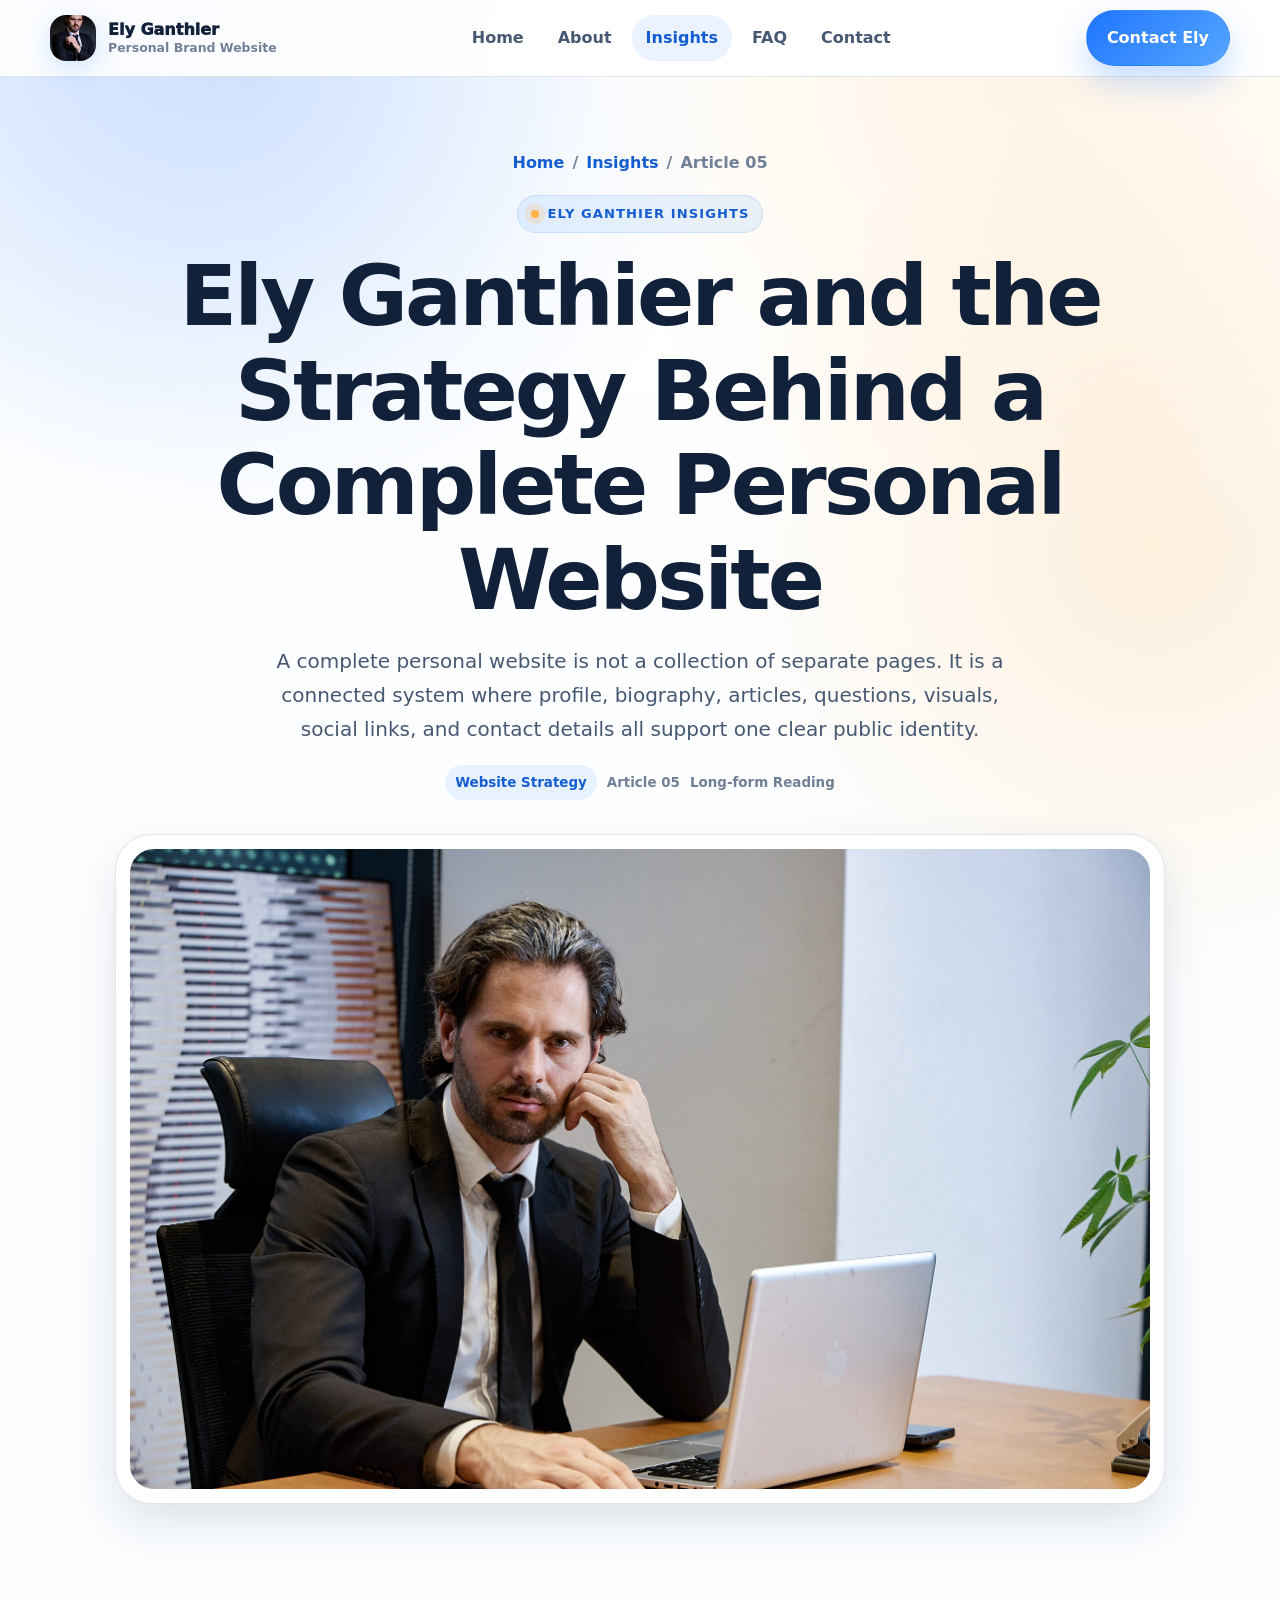
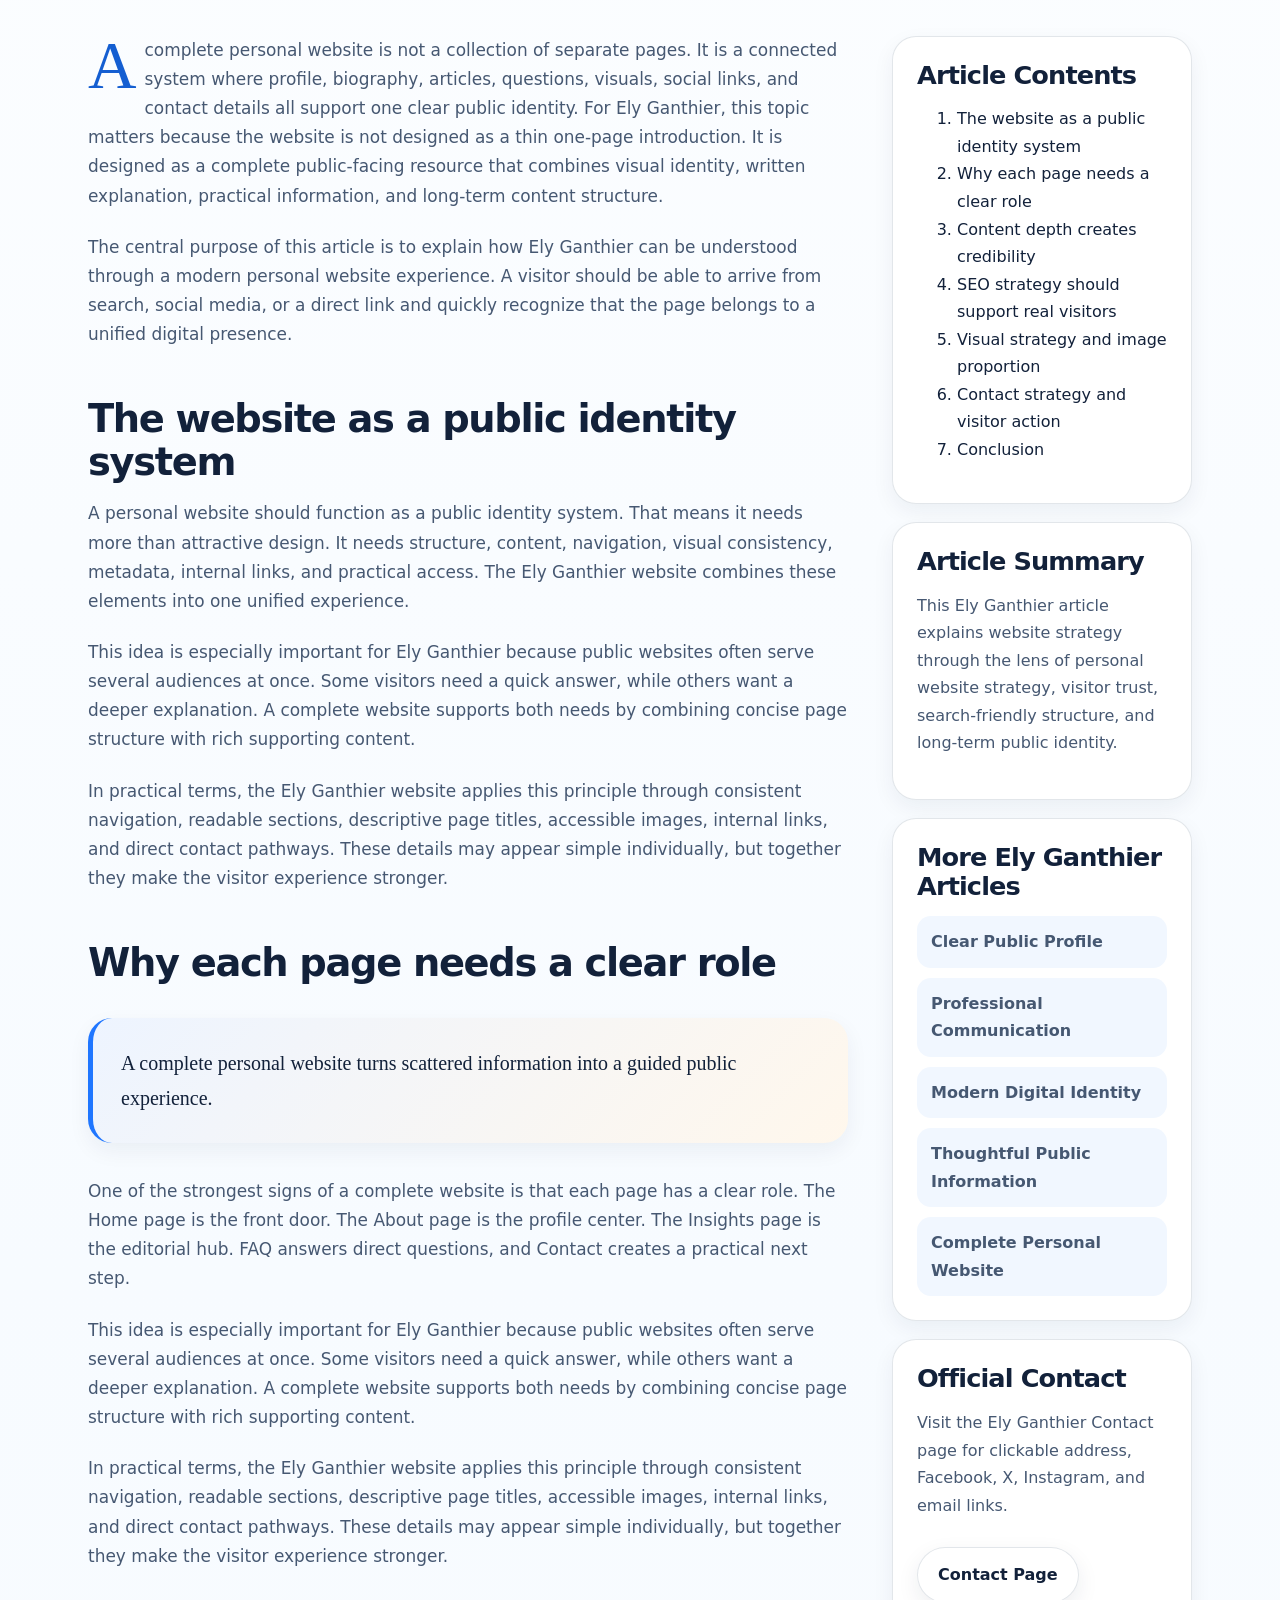
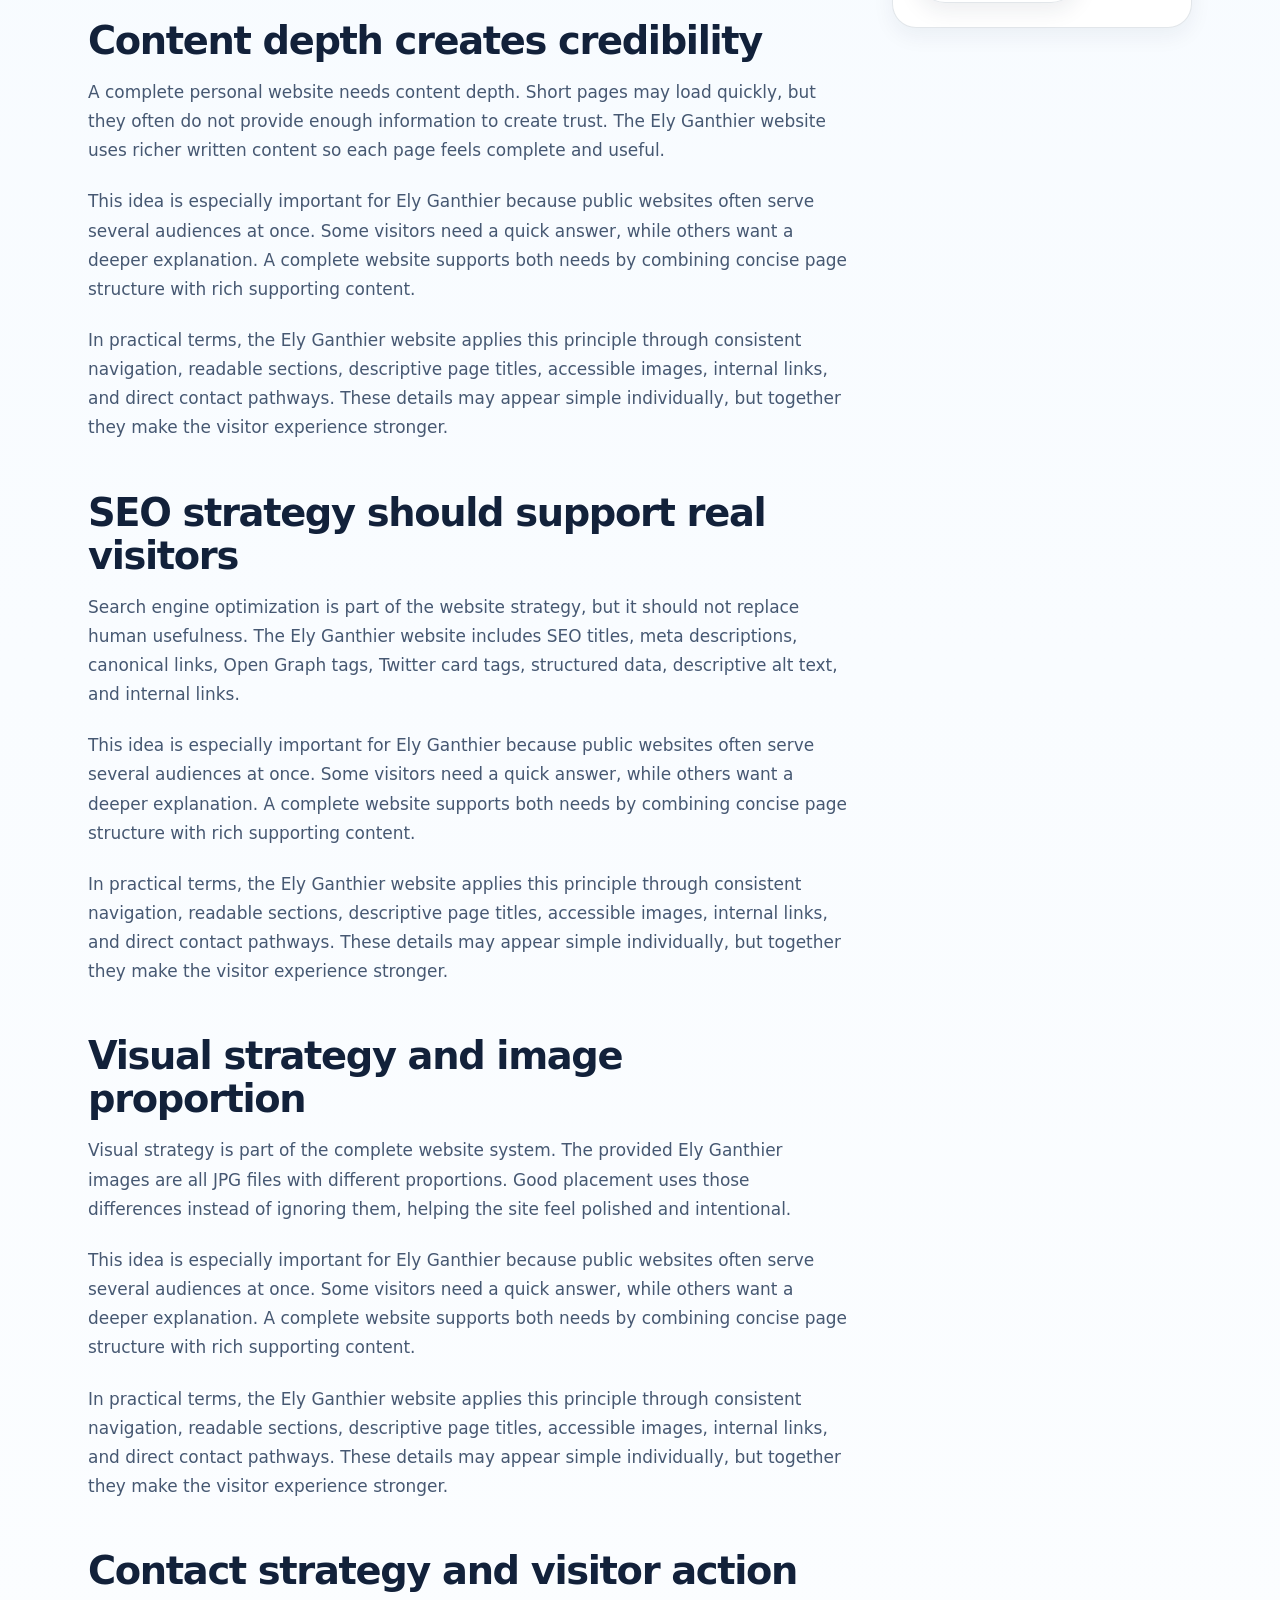
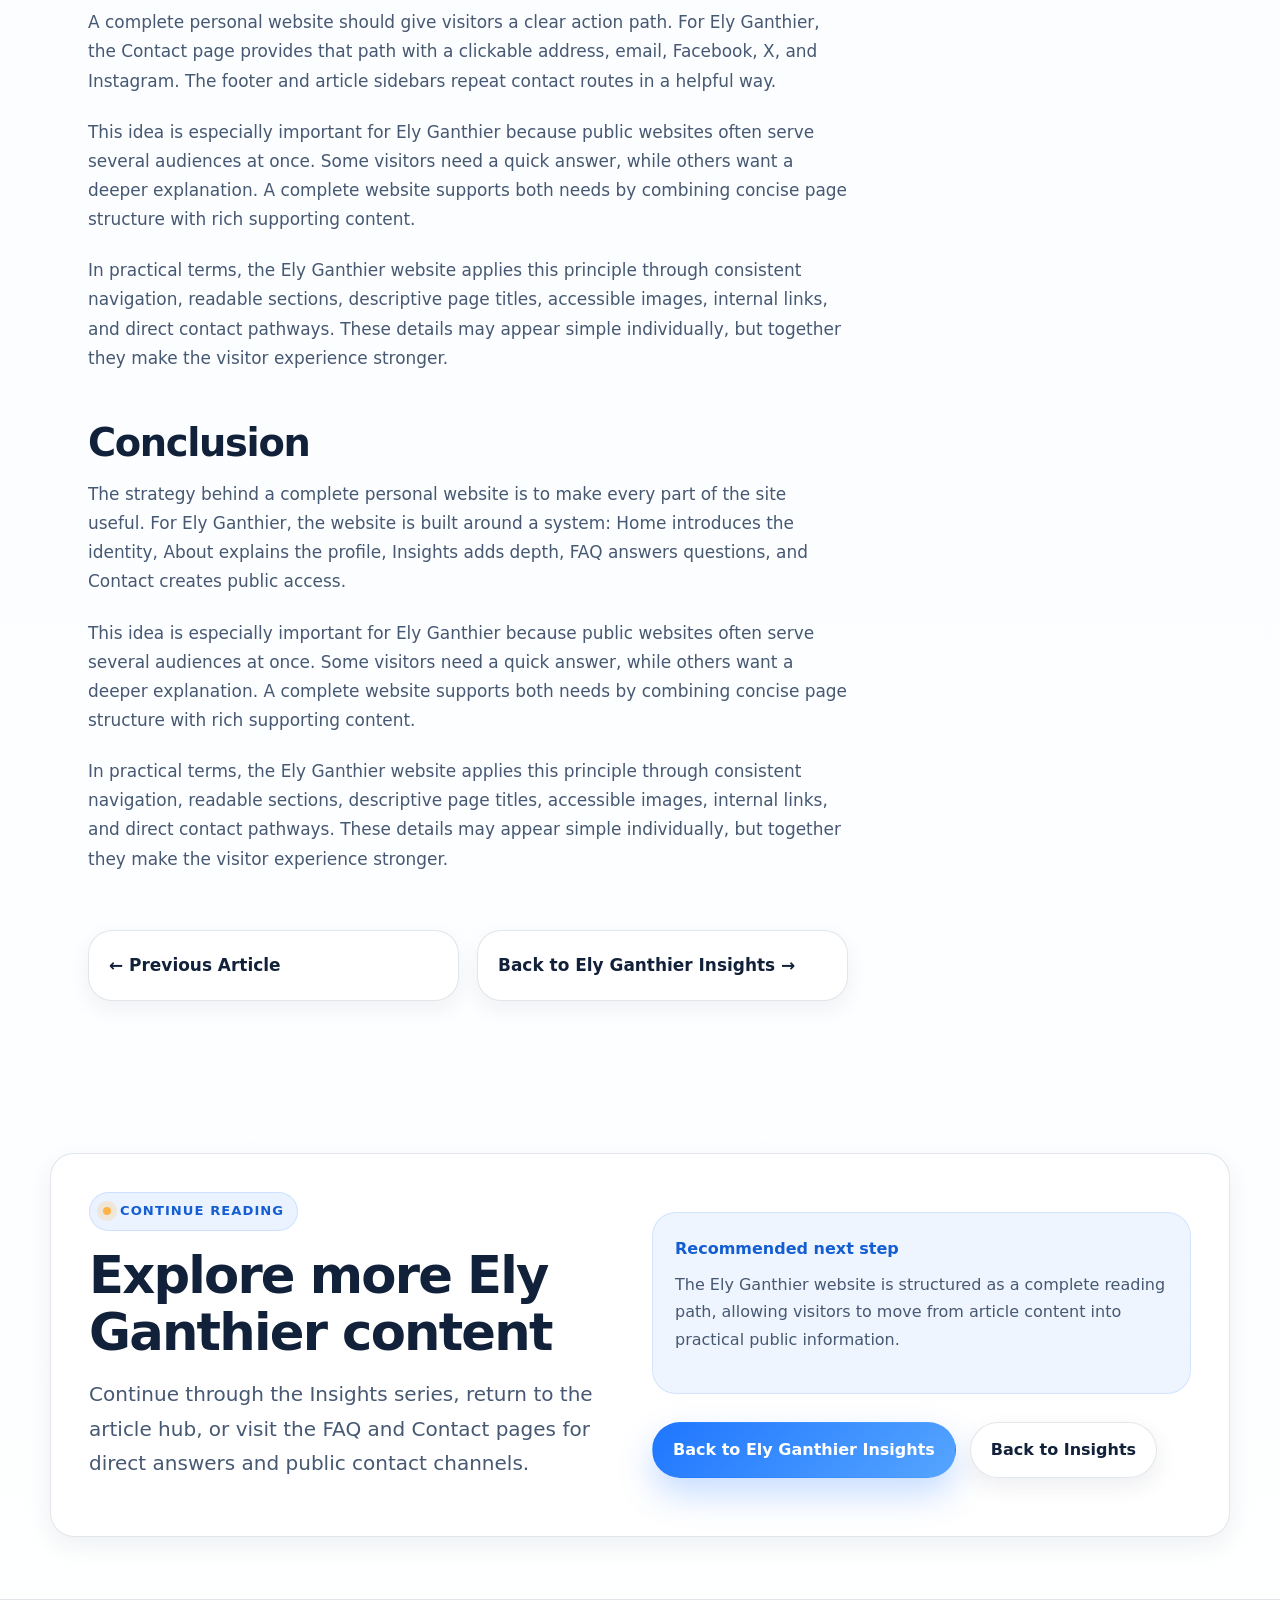
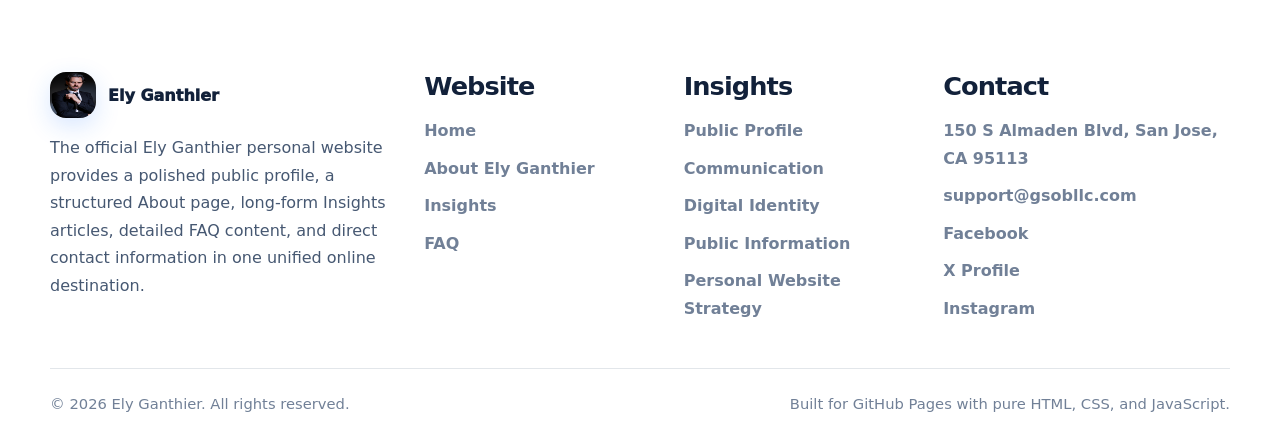
<file: article-5.html>
<!DOCTYPE html>
<html lang="en">
<head>
  <meta charset="UTF-8" /><meta http-equiv="X-UA-Compatible" content="IE=edge" /><meta name="viewport" content="width=device-width, initial-scale=1.0" />
  <title>Ely Ganthier and the Strategy Behind a Complete Personal Website</title>
  <meta name="description" content="Read the official Ely Ganthier article about complete personal website strategy, public profile architecture, SEO structure, visual identity, and contact clarity." />
  <meta name="keywords" content="Ely Ganthier, Website Strategy, Ely Ganthier article, Ely Ganthier insights" />
  <meta name="author" content="Ely Ganthier" /><meta name="robots" content="index, follow" />
  <link rel="canonical" href="https://ElyGanthier.github.io/article-5.html" />
  <meta property="og:title" content="Ely Ganthier and the Strategy Behind a Complete Personal Website" /><meta property="og:description" content="Read the official Ely Ganthier article about complete personal website strategy, public profile architecture, SEO structure, visual identity, and contact clarity." /><meta property="og:type" content="article" /><meta property="og:url" content="https://ElyGanthier.github.io/article-5.html" /><meta property="og:image" content="https://ElyGanthier.github.io/images/LSHY2530.jpg" /><meta property="og:site_name" content="Ely Ganthier" />
  <meta name="twitter:card" content="summary_large_image" /><meta name="twitter:title" content="Ely Ganthier and the Strategy Behind a Complete Personal Website" /><meta name="twitter:description" content="Read the official Ely Ganthier article about complete personal website strategy, public profile architecture, SEO structure, visual identity, and contact clarity." /><meta name="twitter:image" content="https://ElyGanthier.github.io/images/LSHY2530.jpg" />
  <link rel="icon" type="image/jpeg" href="images/LSHY2510.jpg" /><link rel="apple-touch-icon" href="images/LSHY2510.jpg" />
  <link rel="stylesheet" href="css/style.css" />
</head>
<body>
  <div class="reading-progress" aria-hidden="true"></div>
  <header class="site-header">
    <div class="container">
      <nav class="navbar" aria-label="Primary navigation">
        <a class="brand" href="index.html" aria-label="Ely Ganthier home">
          <span class="brand-mark"><img src="images/LSHY2510.jpg" alt="Ely Ganthier portrait favicon and brand mark" /></span>
          <span class="brand-text"><span class="brand-name">Ely Ganthier</span><span class="brand-label">Personal Brand Website</span></span>
        </a>
        <div class="nav-menu">
          <a class="nav-link" href="index.html">Home</a>
          <a class="nav-link" href="about.html">About</a>
          <a class="nav-link" href="insights.html">Insights</a>
          <a class="nav-link" href="faq.html">FAQ</a>
          <a class="nav-link" href="contact.html">Contact</a>
        </div>
        <div class="nav-actions">
          <a class="btn btn-primary" href="contact.html">Contact Ely</a>
          <button class="nav-toggle" type="button" aria-label="Open navigation menu"><span></span><span></span><span></span></button>
        </div>
      </nav>
    </div>
  </header>

<main>
<section class="article-hero"><div class="container"><div class="article-header reveal"><div class="breadcrumb" style="justify-content:center;"><a href="index.html">Home</a><span>/</span><a href="insights.html">Insights</a><span>/</span><span>Article 05</span></div><span class="eyebrow">Ely Ganthier Insights</span><h1>Ely Ganthier and the Strategy Behind a Complete Personal Website</h1><p class="lead" style="margin-inline:auto;">A complete personal website is not a collection of separate pages. It is a connected system where profile, biography, articles, questions, visuals, social links, and contact details all support one clear public identity.</p><div class="blog-meta" style="justify-content:center;"><span class="blog-tag">Website Strategy</span><span>Article 05</span><span>Long-form Reading</span></div></div></div><div class="article-cover reveal"><img src="images/LSHY2530.jpg" alt="Ely Ganthier and the Strategy Behind a Complete Personal Website" /></div></section>
<section class="section"><div class="container"><div class="article-shell"><article class="article-content reveal">
<p>A complete personal website is not a collection of separate pages. It is a connected system where profile, biography, articles, questions, visuals, social links, and contact details all support one clear public identity. For Ely Ganthier, this topic matters because the website is not designed as a thin one-page introduction. It is designed as a complete public-facing resource that combines visual identity, written explanation, practical information, and long-term content structure.</p>
<p>The central purpose of this article is to explain how Ely Ganthier can be understood through a modern personal website experience. A visitor should be able to arrive from search, social media, or a direct link and quickly recognize that the page belongs to a unified digital presence.</p>
<h2>The website as a public identity system</h2>
<p>A personal website should function as a public identity system. That means it needs more than attractive design. It needs structure, content, navigation, visual consistency, metadata, internal links, and practical access. The Ely Ganthier website combines these elements into one unified experience.</p>
<p>This idea is especially important for Ely Ganthier because public websites often serve several audiences at once. Some visitors need a quick answer, while others want a deeper explanation. A complete website supports both needs by combining concise page structure with rich supporting content.</p>
<p>In practical terms, the Ely Ganthier website applies this principle through consistent navigation, readable sections, descriptive page titles, accessible images, internal links, and direct contact pathways. These details may appear simple individually, but together they make the visitor experience stronger.</p>
<h2>Why each page needs a clear role</h2>
<div class="article-quote"><p>A complete personal website turns scattered information into a guided public experience.</p></div>
<p>One of the strongest signs of a complete website is that each page has a clear role. The Home page is the front door. The About page is the profile center. The Insights page is the editorial hub. FAQ answers direct questions, and Contact creates a practical next step.</p>
<p>This idea is especially important for Ely Ganthier because public websites often serve several audiences at once. Some visitors need a quick answer, while others want a deeper explanation. A complete website supports both needs by combining concise page structure with rich supporting content.</p>
<p>In practical terms, the Ely Ganthier website applies this principle through consistent navigation, readable sections, descriptive page titles, accessible images, internal links, and direct contact pathways. These details may appear simple individually, but together they make the visitor experience stronger.</p>
<h2>Content depth creates credibility</h2>
<p>A complete personal website needs content depth. Short pages may load quickly, but they often do not provide enough information to create trust. The Ely Ganthier website uses richer written content so each page feels complete and useful.</p>
<p>This idea is especially important for Ely Ganthier because public websites often serve several audiences at once. Some visitors need a quick answer, while others want a deeper explanation. A complete website supports both needs by combining concise page structure with rich supporting content.</p>
<p>In practical terms, the Ely Ganthier website applies this principle through consistent navigation, readable sections, descriptive page titles, accessible images, internal links, and direct contact pathways. These details may appear simple individually, but together they make the visitor experience stronger.</p>
<h2>SEO strategy should support real visitors</h2>
<p>Search engine optimization is part of the website strategy, but it should not replace human usefulness. The Ely Ganthier website includes SEO titles, meta descriptions, canonical links, Open Graph tags, Twitter card tags, structured data, descriptive alt text, and internal links.</p>
<p>This idea is especially important for Ely Ganthier because public websites often serve several audiences at once. Some visitors need a quick answer, while others want a deeper explanation. A complete website supports both needs by combining concise page structure with rich supporting content.</p>
<p>In practical terms, the Ely Ganthier website applies this principle through consistent navigation, readable sections, descriptive page titles, accessible images, internal links, and direct contact pathways. These details may appear simple individually, but together they make the visitor experience stronger.</p>
<h2>Visual strategy and image proportion</h2>
<p>Visual strategy is part of the complete website system. The provided Ely Ganthier images are all JPG files with different proportions. Good placement uses those differences instead of ignoring them, helping the site feel polished and intentional.</p>
<p>This idea is especially important for Ely Ganthier because public websites often serve several audiences at once. Some visitors need a quick answer, while others want a deeper explanation. A complete website supports both needs by combining concise page structure with rich supporting content.</p>
<p>In practical terms, the Ely Ganthier website applies this principle through consistent navigation, readable sections, descriptive page titles, accessible images, internal links, and direct contact pathways. These details may appear simple individually, but together they make the visitor experience stronger.</p>
<h2>Contact strategy and visitor action</h2>
<p>A complete personal website should give visitors a clear action path. For Ely Ganthier, the Contact page provides that path with a clickable address, email, Facebook, X, and Instagram. The footer and article sidebars repeat contact routes in a helpful way.</p>
<p>This idea is especially important for Ely Ganthier because public websites often serve several audiences at once. Some visitors need a quick answer, while others want a deeper explanation. A complete website supports both needs by combining concise page structure with rich supporting content.</p>
<p>In practical terms, the Ely Ganthier website applies this principle through consistent navigation, readable sections, descriptive page titles, accessible images, internal links, and direct contact pathways. These details may appear simple individually, but together they make the visitor experience stronger.</p>
<h2>Conclusion</h2>
<p>The strategy behind a complete personal website is to make every part of the site useful. For Ely Ganthier, the website is built around a system: Home introduces the identity, About explains the profile, Insights adds depth, FAQ answers questions, and Contact creates public access.</p>
<p>This idea is especially important for Ely Ganthier because public websites often serve several audiences at once. Some visitors need a quick answer, while others want a deeper explanation. A complete website supports both needs by combining concise page structure with rich supporting content.</p>
<p>In practical terms, the Ely Ganthier website applies this principle through consistent navigation, readable sections, descriptive page titles, accessible images, internal links, and direct contact pathways. These details may appear simple individually, but together they make the visitor experience stronger.</p>

<div class="article-nav"><a href="article-4.html">← Previous Article</a><a href="insights.html">Back to Ely Ganthier Insights →</a></div>
</article>
<aside class="article-aside reveal"><div class="toc"><h3>Article Contents</h3><ol></ol></div><div class="sidebar-card" style="margin-top:18px;"><h3>Article Summary</h3><p>This Ely Ganthier article explains website strategy through the lens of personal website strategy, visitor trust, search-friendly structure, and long-term public identity.</p></div><div class="sidebar-card" style="margin-top:18px;"><h3>More Ely Ganthier Articles</h3><ul class="sidebar-list"><li><a href="article-1.html">Clear Public Profile</a></li><li><a href="article-2.html">Professional Communication</a></li><li><a href="article-3.html">Modern Digital Identity</a></li><li><a href="article-4.html">Thoughtful Public Information</a></li><li><a href="article-5.html">Complete Personal Website</a></li></ul></div><div class="sidebar-card" style="margin-top:18px;"><h3>Official Contact</h3><p>Visit the Ely Ganthier Contact page for clickable address, Facebook, X, Instagram, and email links.</p><div class="button-row"><a class="btn btn-secondary" href="contact.html">Contact Page</a></div></div></aside>
</div></div></section>
<section class="section-sm"><div class="container"><div class="card card-accent reveal" style="padding:38px;"><div class="grid grid-2" style="align-items:center;"><div><span class="eyebrow">Continue Reading</span><h2>Explore more Ely Ganthier content</h2><p class="lead">Continue through the Insights series, return to the article hub, or visit the FAQ and Contact pages for direct answers and public contact channels.</p></div><div><div class="notice-box"><strong>Recommended next step</strong><p>The Ely Ganthier website is structured as a complete reading path, allowing visitors to move from article content into practical public information.</p></div><div class="button-row"><a class="btn btn-primary" href="insights.html">Back to Ely Ganthier Insights</a><a class="btn btn-secondary" href="insights.html">Back to Insights</a></div></div></div></div></div></section>
</main>

  <footer class="site-footer">
    <div class="container">
      <div class="footer-grid">
        <div class="footer-brand">
          <a class="footer-logo" href="index.html"><img src="images/LSHY2510.jpg" alt="Ely Ganthier footer logo portrait" /><span>Ely Ganthier</span></a>
          <p>The official Ely Ganthier personal website provides a polished public profile, a structured About page, long-form Insights articles, detailed FAQ content, and direct contact information in one unified online destination.</p>
        </div>
        <div class="footer-col"><h3>Website</h3><ul class="footer-links">
          <li><a href="index.html">Home</a></li><li><a href="about.html">About Ely Ganthier</a></li><li><a href="insights.html">Insights</a></li><li><a href="faq.html">FAQ</a></li>
        </ul></div>
        <div class="footer-col"><h3>Insights</h3><ul class="footer-links">
          <li><a href="article-1.html">Public Profile</a></li><li><a href="article-2.html">Communication</a></li><li><a href="article-3.html">Digital Identity</a></li><li><a href="article-4.html">Public Information</a></li><li><a href="article-5.html">Personal Website Strategy</a></li>
        </ul></div>
        <div class="footer-col"><h3>Contact</h3><ul class="footer-links">
          <li><a href="https://www.google.com/maps/search/?api=1&query=150%20S%20Almaden%20Blvd%2C%20San%20Jose%2C%20CALIFORNIA%2C%2095113">150 S Almaden Blvd, San Jose, CA 95113</a></li><li><a href="mailto:support@gsobllc.com">support@gsobllc.com</a></li><li><a href="https://www.facebook.com/profile.php?id=61589082797492">Facebook</a></li><li><a href="https://x.com/GanthierAcademy">X Profile</a></li><li><a href="https://www.instagram.com/ganthieracademy/">Instagram</a></li>
        </ul></div>
      </div>
      <div class="footer-bottom"><span>© 2026 Ely Ganthier. All rights reserved.</span><span>Built for GitHub Pages with pure HTML, CSS, and JavaScript.</span></div>
    </div>
  </footer>
  <button class="back-to-top" type="button" aria-label="Back to top">↑</button>
  <script src="js/main.js" defer></script>

</body>
</html>
</file>
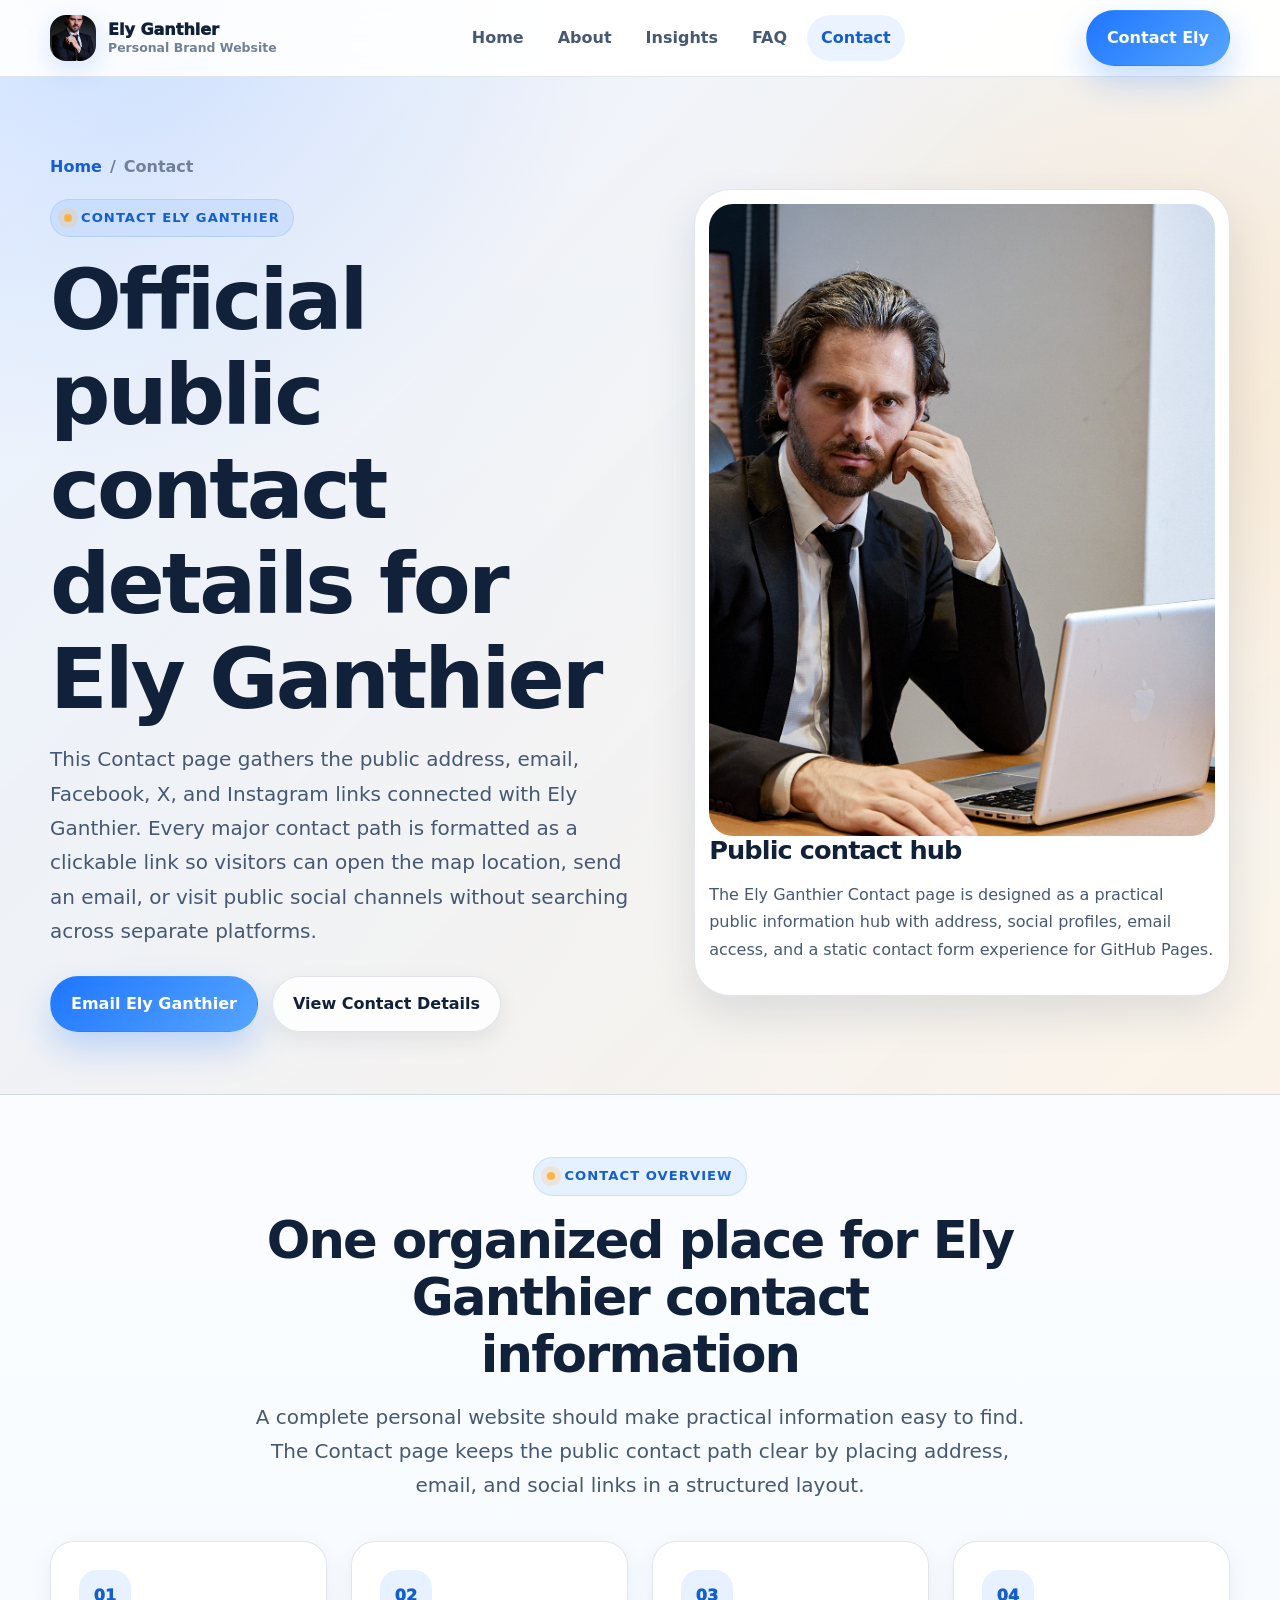
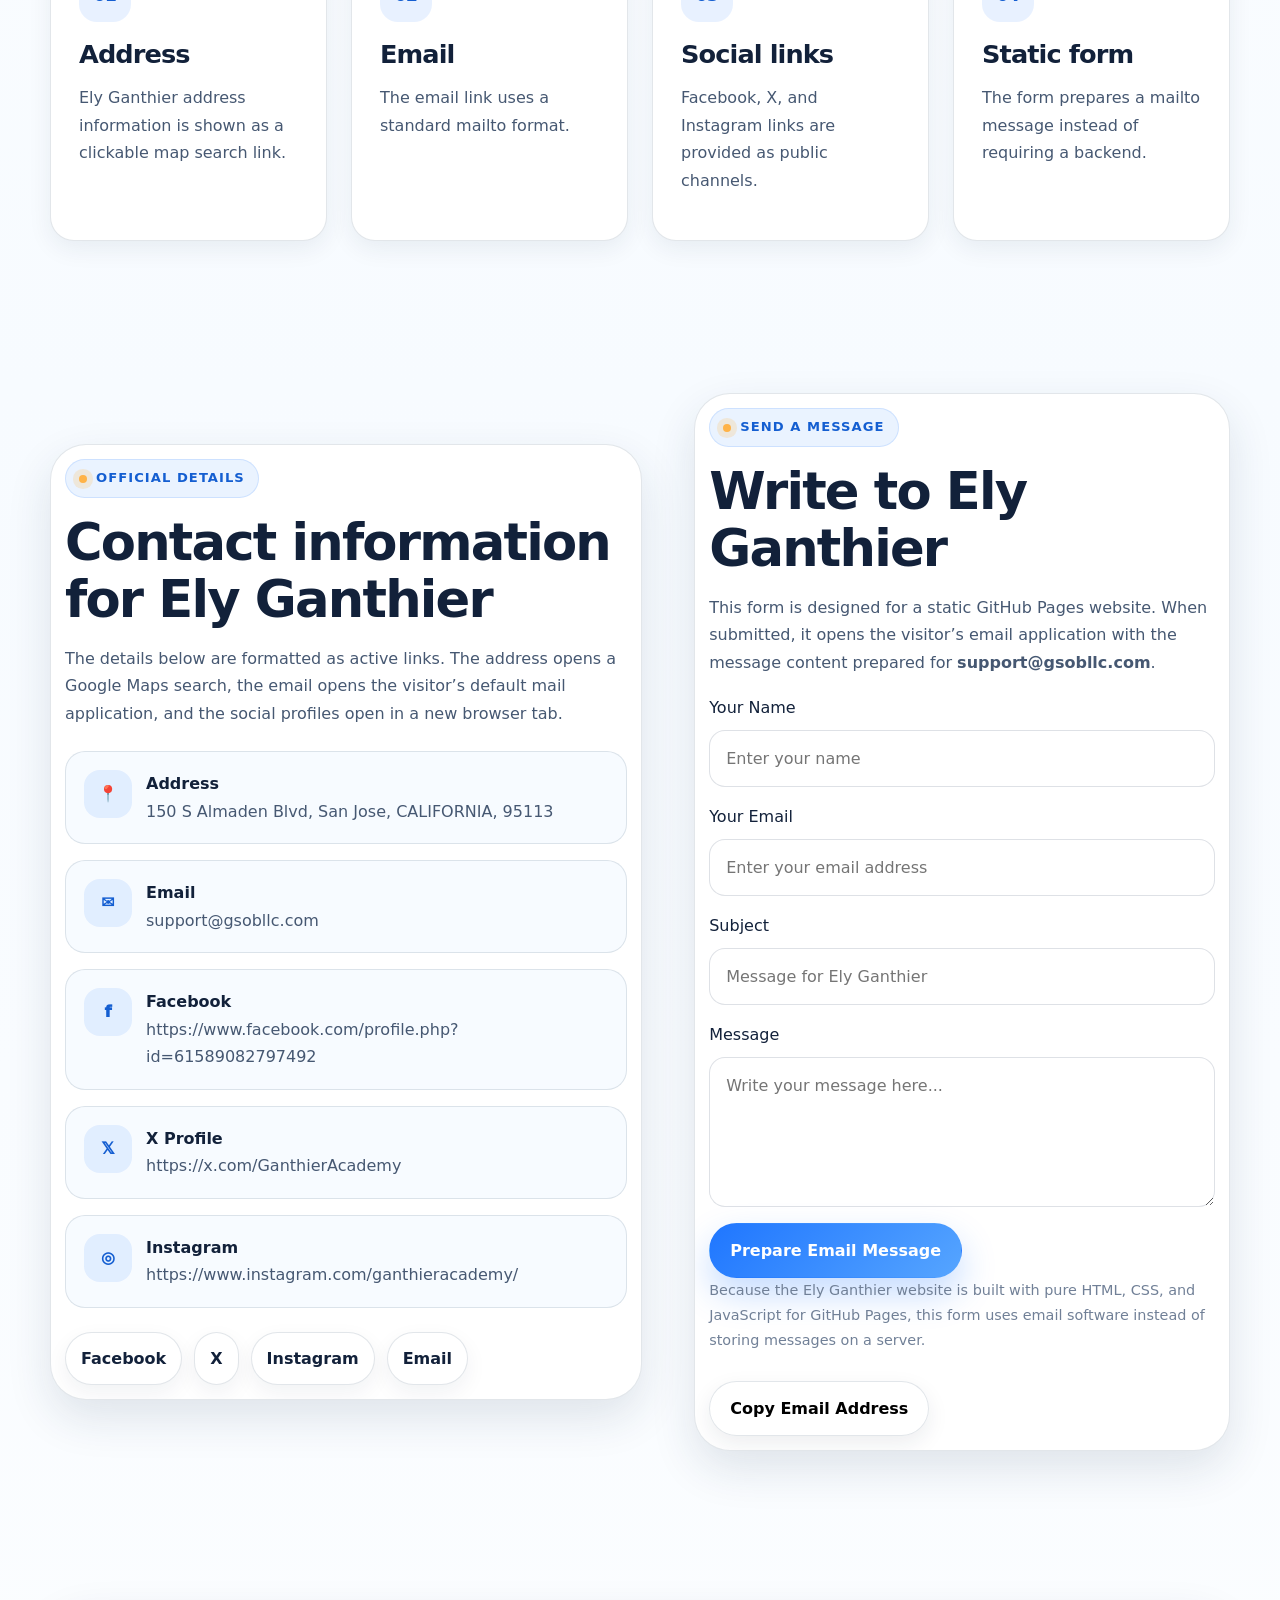
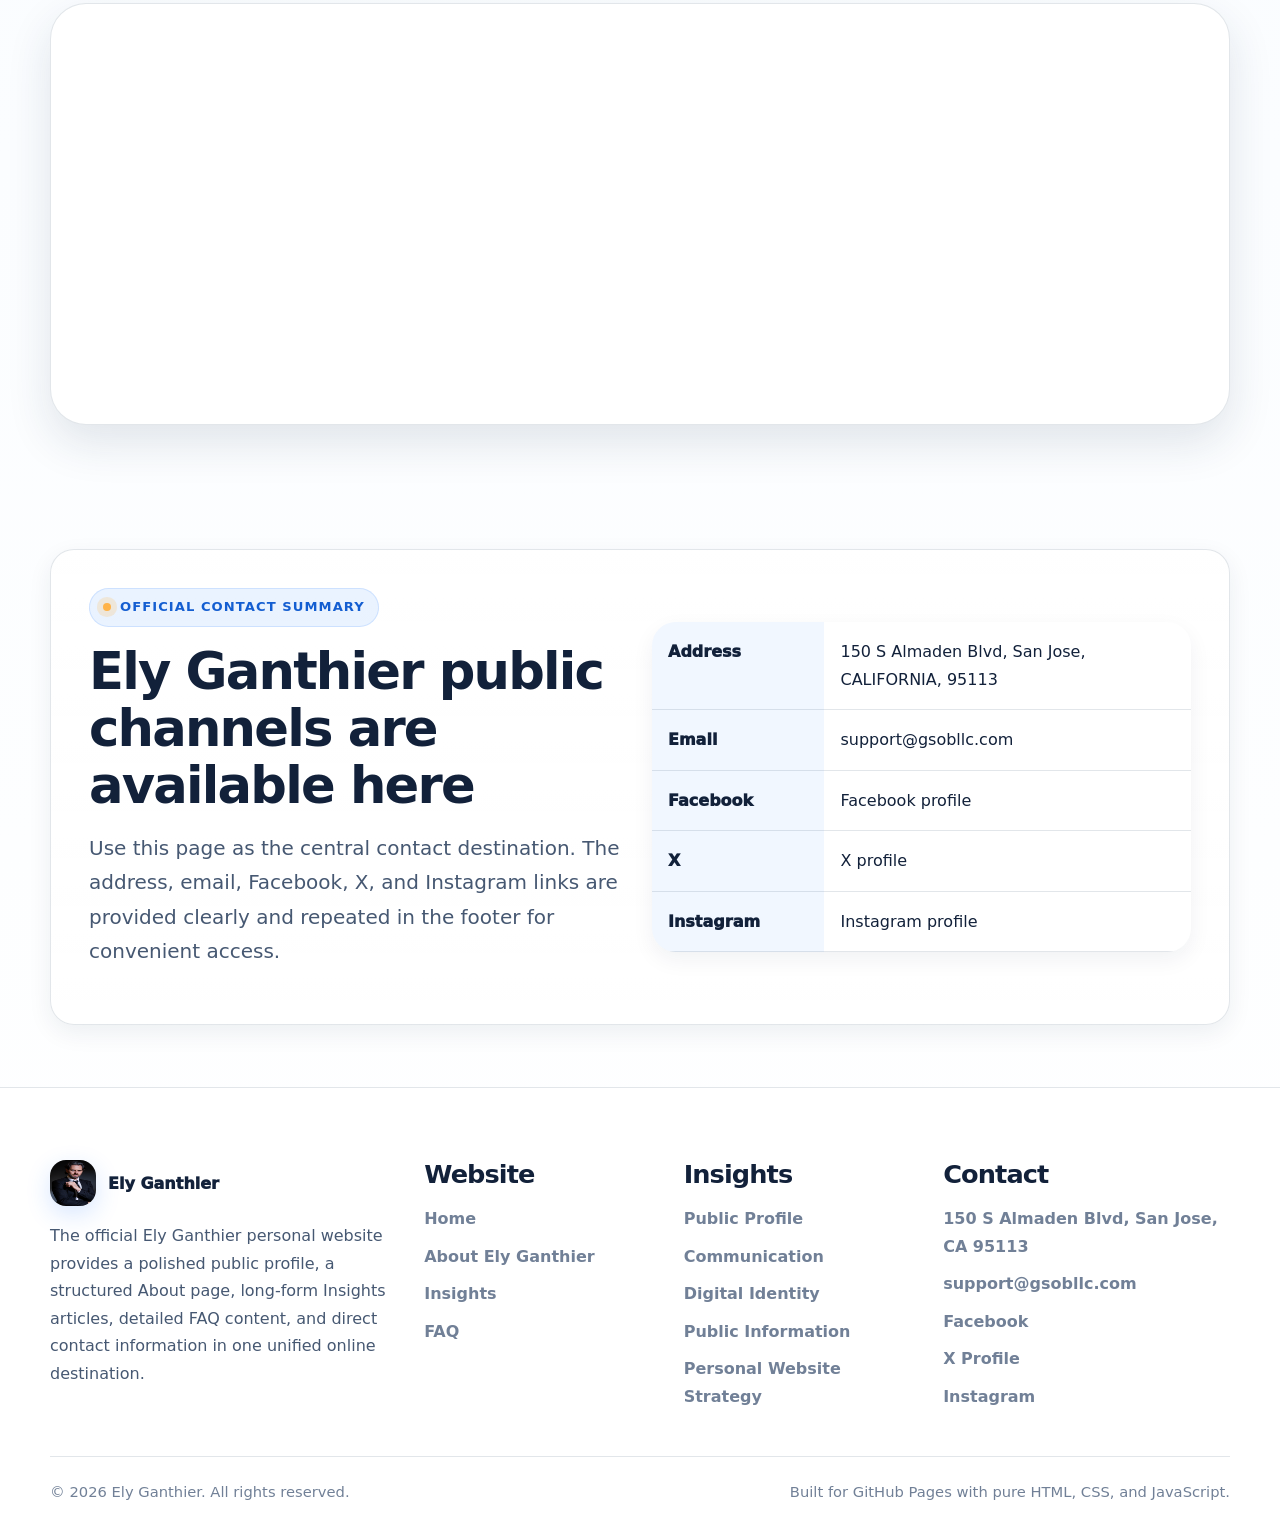
<file: contact.html>
<!DOCTYPE html>
<html lang="en">
<head>
  <meta charset="UTF-8" /><meta http-equiv="X-UA-Compatible" content="IE=edge" /><meta name="viewport" content="width=device-width, initial-scale=1.0" />
  <title>Contact Ely Ganthier | Official Address, Email and Social Links</title>
  <meta name="description" content="Contact Ely Ganthier through the official contact page with clickable address, Facebook, X, Instagram, and email information." />
  <meta name="keywords" content="Ely Ganthier contact, Ely Ganthier email, Ely Ganthier address, Ely Ganthier Facebook, Ely Ganthier X, Ely Ganthier Instagram" />
  <meta name="author" content="Ely Ganthier" /><meta name="robots" content="index, follow" />
  <link rel="canonical" href="https://ElyGanthier.github.io/contact.html" />
  <meta property="og:title" content="Contact Ely Ganthier | Official Address, Email and Social Links" /><meta property="og:description" content="Contact Ely Ganthier through the official contact page with clickable address, Facebook, X, Instagram, and email information." /><meta property="og:type" content="website" /><meta property="og:url" content="https://ElyGanthier.github.io/contact.html" /><meta property="og:image" content="https://ElyGanthier.github.io/images/LSHY2530.jpg" /><meta property="og:site_name" content="Ely Ganthier" />
  <meta name="twitter:card" content="summary_large_image" /><meta name="twitter:title" content="Contact Ely Ganthier | Official Address, Email and Social Links" /><meta name="twitter:description" content="Contact Ely Ganthier through the official contact page with clickable address, Facebook, X, Instagram, and email information." /><meta name="twitter:image" content="https://ElyGanthier.github.io/images/LSHY2530.jpg" />
  <link rel="icon" type="image/jpeg" href="images/LSHY2510.jpg" /><link rel="apple-touch-icon" href="images/LSHY2510.jpg" />
  <link rel="stylesheet" href="css/style.css" />
</head>
<body>
  <div class="reading-progress" aria-hidden="true"></div>
  <header class="site-header">
    <div class="container">
      <nav class="navbar" aria-label="Primary navigation">
        <a class="brand" href="index.html" aria-label="Ely Ganthier home">
          <span class="brand-mark"><img src="images/LSHY2510.jpg" alt="Ely Ganthier portrait favicon and brand mark" /></span>
          <span class="brand-text"><span class="brand-name">Ely Ganthier</span><span class="brand-label">Personal Brand Website</span></span>
        </a>
        <div class="nav-menu">
          <a class="nav-link" href="index.html">Home</a>
          <a class="nav-link" href="about.html">About</a>
          <a class="nav-link" href="insights.html">Insights</a>
          <a class="nav-link" href="faq.html">FAQ</a>
          <a class="nav-link" href="contact.html">Contact</a>
        </div>
        <div class="nav-actions">
          <a class="btn btn-primary" href="contact.html">Contact Ely</a>
          <button class="nav-toggle" type="button" aria-label="Open navigation menu"><span></span><span></span><span></span></button>
        </div>
      </nav>
    </div>
  </header>

<main>
<section class="page-hero"><div class="container"><div class="page-hero-inner"><div class="reveal"><div class="breadcrumb"><a href="index.html">Home</a><span>/</span><span>Contact</span></div><span class="eyebrow">Contact Ely Ganthier</span><h1>Official public contact details for Ely Ganthier</h1><p class="lead">This Contact page gathers the public address, email, Facebook, X, and Instagram links connected with Ely Ganthier. Every major contact path is formatted as a clickable link so visitors can open the map location, send an email, or visit public social channels without searching across separate platforms.</p><div class="button-row"><a class="btn btn-primary" href="mailto:support@gsobllc.com">Email Ely Ganthier</a><a class="btn btn-secondary" href="#contact-details">View Contact Details</a></div></div><aside class="profile-panel reveal"><img src="images/LSHY2530.jpg" alt="Ely Ganthier working at a desk with laptop for contact page" /><h3>Public contact hub</h3><p>The Ely Ganthier Contact page is designed as a practical public information hub with address, social profiles, email access, and a static contact form experience for GitHub Pages.</p></aside></div></div></section>
<section class="section-sm"><div class="container"><div class="section-header center reveal"><span class="eyebrow">Contact Overview</span><h2>One organized place for Ely Ganthier contact information</h2><p class="lead">A complete personal website should make practical information easy to find. The Contact page keeps the public contact path clear by placing address, email, and social links in a structured layout.</p></div><div class="grid grid-4"><article class="card reveal"><span class="card-number">01</span><h3>Address</h3><p>Ely Ganthier address information is shown as a clickable map search link.</p></article><article class="card reveal"><span class="card-number">02</span><h3>Email</h3><p>The email link uses a standard mailto format.</p></article><article class="card reveal"><span class="card-number">03</span><h3>Social links</h3><p>Facebook, X, and Instagram links are provided as public channels.</p></article><article class="card reveal"><span class="card-number">04</span><h3>Static form</h3><p>The form prepares a mailto message instead of requiring a backend.</p></article></div></div></section>
<section class="section" id="contact-details"><div class="container"><div class="contact-layout"><div class="contact-card reveal"><span class="eyebrow">Official Details</span><h2>Contact information for Ely Ganthier</h2><p>The details below are formatted as active links. The address opens a Google Maps search, the email opens the visitor’s default mail application, and the social profiles open in a new browser tab.</p><ul class="contact-list"><li class="contact-item"><span class="contact-icon">📍</span><div><strong>Address</strong><a href="https://www.google.com/maps/search/?api=1&query=150%20S%20Almaden%20Blvd%2C%20San%20Jose%2C%20CALIFORNIA%2C%2095113">150 S Almaden Blvd, San Jose, CALIFORNIA, 95113</a></div></li><li class="contact-item"><span class="contact-icon">✉</span><div><strong>Email</strong><a href="mailto:support@gsobllc.com">support@gsobllc.com</a></div></li><li class="contact-item"><span class="contact-icon">f</span><div><strong>Facebook</strong><a href="https://www.facebook.com/profile.php?id=61589082797492">https://www.facebook.com/profile.php?id=61589082797492</a></div></li><li class="contact-item"><span class="contact-icon">𝕏</span><div><strong>X Profile</strong><a href="https://x.com/GanthierAcademy">https://x.com/GanthierAcademy</a></div></li><li class="contact-item"><span class="contact-icon">◎</span><div><strong>Instagram</strong><a href="https://www.instagram.com/ganthieracademy/">https://www.instagram.com/ganthieracademy/</a></div></li></ul><div class="social-links"><a class="social-link" href="https://www.facebook.com/profile.php?id=61589082797492">Facebook</a><a class="social-link" href="https://x.com/GanthierAcademy">X</a><a class="social-link" href="https://www.instagram.com/ganthieracademy/">Instagram</a><a class="social-link" href="mailto:support@gsobllc.com">Email</a></div></div>
<div class="contact-card reveal"><span class="eyebrow">Send a Message</span><h2>Write to Ely Ganthier</h2><p>This form is designed for a static GitHub Pages website. When submitted, it opens the visitor’s email application with the message content prepared for <strong>support@gsobllc.com</strong>.</p><form class="contact-form" data-contact-form><div class="form-group"><label for="name">Your Name</label><input class="form-control" type="text" id="name" name="name" placeholder="Enter your name" required /></div><div class="form-group"><label for="email">Your Email</label><input class="form-control" type="email" id="email" name="email" placeholder="Enter your email address" required /></div><div class="form-group"><label for="subject">Subject</label><input class="form-control" type="text" id="subject" name="subject" placeholder="Message for Ely Ganthier" required /></div><div class="form-group"><label for="message">Message</label><textarea class="form-control" id="message" name="message" placeholder="Write your message here..." required></textarea></div><button class="btn btn-primary" type="submit">Prepare Email Message</button><p class="form-note">Because the Ely Ganthier website is built with pure HTML, CSS, and JavaScript for GitHub Pages, this form uses email software instead of storing messages on a server.</p></form><div class="button-row"><button class="btn btn-secondary" type="button" data-copy-email="support@gsobllc.com">Copy Email Address</button></div></div></div></div></section>
<section class="section-sm"><div class="container"><div class="map-card reveal"><iframe title="Map search for Ely Ganthier address at 150 S Almaden Blvd, San Jose, CA 95113" loading="lazy" referrerpolicy="no-referrer-when-downgrade" src="https://www.google.com/maps?q=150%20S%20Almaden%20Blvd%2C%20San%20Jose%2C%20CA%2095113&output=embed"></iframe></div></div></section>
<section class="section-sm"><div class="container"><div class="card card-accent reveal" style="padding:38px;"><div class="grid grid-2" style="align-items:center;"><div><span class="eyebrow">Official Contact Summary</span><h2>Ely Ganthier public channels are available here</h2><p class="lead">Use this page as the central contact destination. The address, email, Facebook, X, and Instagram links are provided clearly and repeated in the footer for convenient access.</p></div><div><table class="info-table"><tbody><tr><th>Address</th><td><a href="https://www.google.com/maps/search/?api=1&query=150%20S%20Almaden%20Blvd%2C%20San%20Jose%2C%20CALIFORNIA%2C%2095113">150 S Almaden Blvd, San Jose, CALIFORNIA, 95113</a></td></tr><tr><th>Email</th><td><a href="mailto:support@gsobllc.com">support@gsobllc.com</a></td></tr><tr><th>Facebook</th><td><a href="https://www.facebook.com/profile.php?id=61589082797492">Facebook profile</a></td></tr><tr><th>X</th><td><a href="https://x.com/GanthierAcademy">X profile</a></td></tr><tr><th>Instagram</th><td><a href="https://www.instagram.com/ganthieracademy/">Instagram profile</a></td></tr></tbody></table></div></div></div></div></section>
</main>

  <footer class="site-footer">
    <div class="container">
      <div class="footer-grid">
        <div class="footer-brand">
          <a class="footer-logo" href="index.html"><img src="images/LSHY2510.jpg" alt="Ely Ganthier footer logo portrait" /><span>Ely Ganthier</span></a>
          <p>The official Ely Ganthier personal website provides a polished public profile, a structured About page, long-form Insights articles, detailed FAQ content, and direct contact information in one unified online destination.</p>
        </div>
        <div class="footer-col"><h3>Website</h3><ul class="footer-links">
          <li><a href="index.html">Home</a></li><li><a href="about.html">About Ely Ganthier</a></li><li><a href="insights.html">Insights</a></li><li><a href="faq.html">FAQ</a></li>
        </ul></div>
        <div class="footer-col"><h3>Insights</h3><ul class="footer-links">
          <li><a href="article-1.html">Public Profile</a></li><li><a href="article-2.html">Communication</a></li><li><a href="article-3.html">Digital Identity</a></li><li><a href="article-4.html">Public Information</a></li><li><a href="article-5.html">Personal Website Strategy</a></li>
        </ul></div>
        <div class="footer-col"><h3>Contact</h3><ul class="footer-links">
          <li><a href="https://www.google.com/maps/search/?api=1&query=150%20S%20Almaden%20Blvd%2C%20San%20Jose%2C%20CALIFORNIA%2C%2095113">150 S Almaden Blvd, San Jose, CA 95113</a></li><li><a href="mailto:support@gsobllc.com">support@gsobllc.com</a></li><li><a href="https://www.facebook.com/profile.php?id=61589082797492">Facebook</a></li><li><a href="https://x.com/GanthierAcademy">X Profile</a></li><li><a href="https://www.instagram.com/ganthieracademy/">Instagram</a></li>
        </ul></div>
      </div>
      <div class="footer-bottom"><span>© 2026 Ely Ganthier. All rights reserved.</span><span>Built for GitHub Pages with pure HTML, CSS, and JavaScript.</span></div>
    </div>
  </footer>
  <button class="back-to-top" type="button" aria-label="Back to top">↑</button>
  <script src="js/main.js" defer></script>

</body>
</html>
</file>
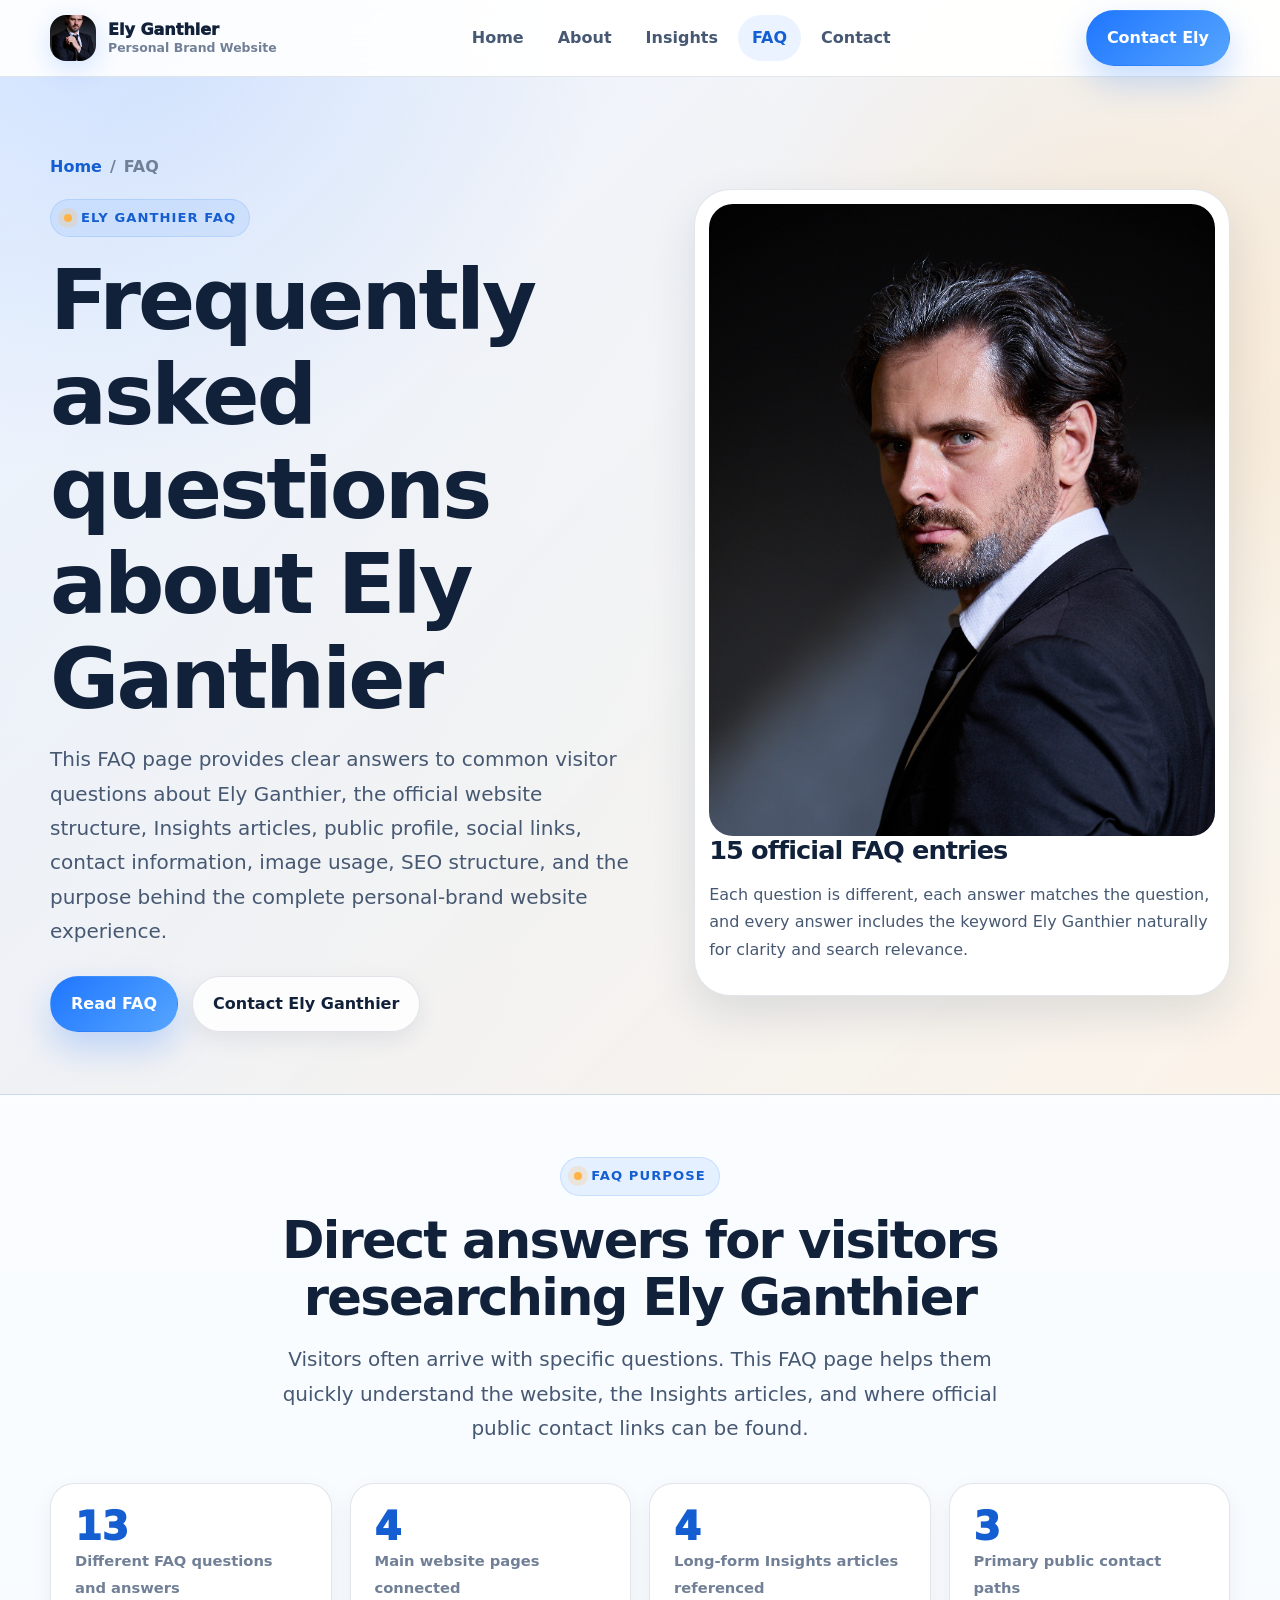
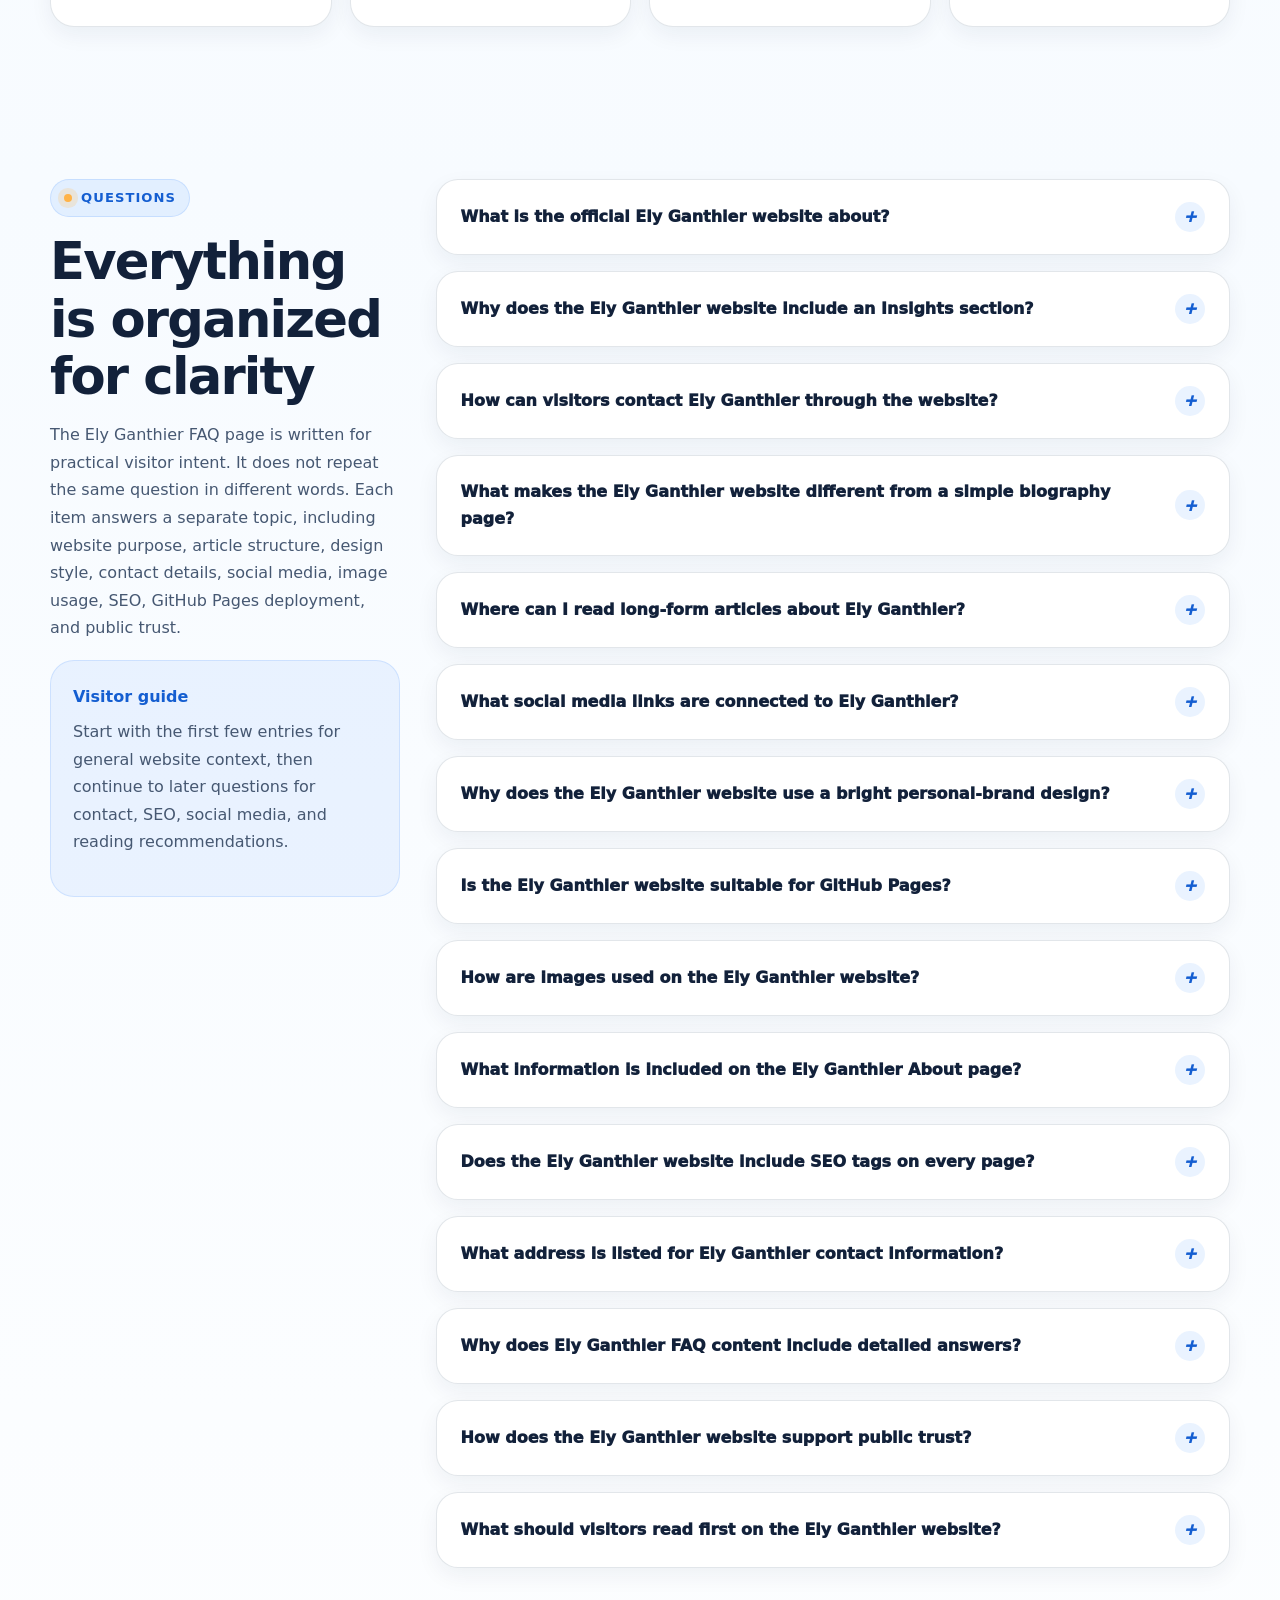
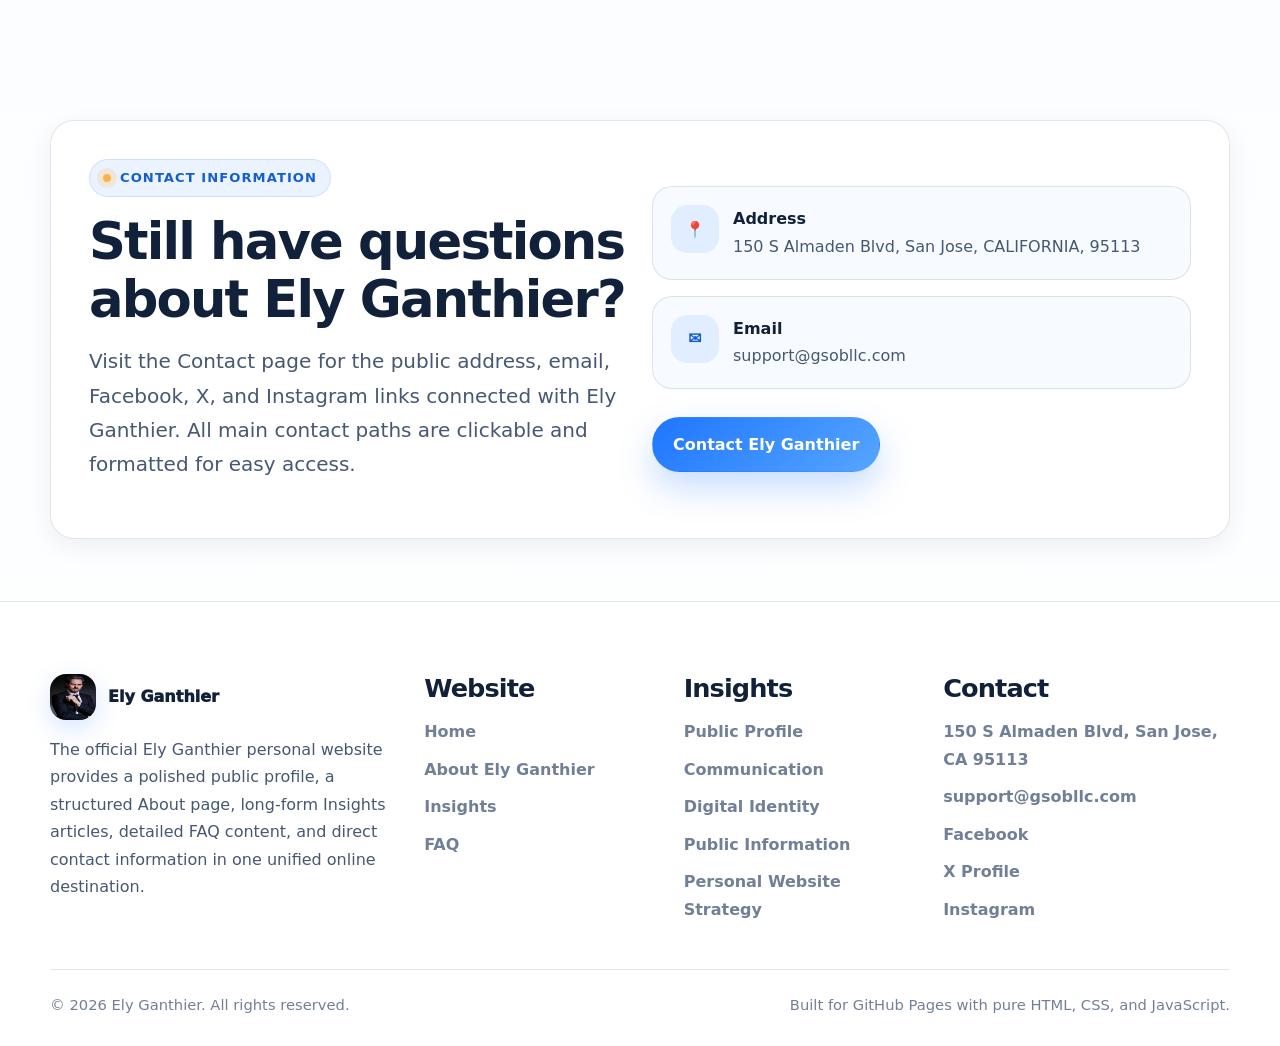
<file: faq.html>
<!DOCTYPE html>
<html lang="en">
<head>
  <meta charset="UTF-8" /><meta http-equiv="X-UA-Compatible" content="IE=edge" /><meta name="viewport" content="width=device-width, initial-scale=1.0" />
  <title>Ely Ganthier FAQ | Official Questions and Answers</title>
  <meta name="description" content="Read the official Ely Ganthier FAQ page with 15 detailed questions and answers about the website, profile, Insights, contact details, and public information." />
  <meta name="keywords" content="Ely Ganthier FAQ, Ely Ganthier questions, Ely Ganthier answers, Ely Ganthier contact" />
  <meta name="author" content="Ely Ganthier" /><meta name="robots" content="index, follow" />
  <link rel="canonical" href="https://ElyGanthier.github.io/faq.html" />
  <meta property="og:title" content="Ely Ganthier FAQ | Official Questions and Answers" /><meta property="og:description" content="Read the official Ely Ganthier FAQ page with 15 detailed questions and answers about the website, profile, Insights, contact details, and public information." /><meta property="og:type" content="website" /><meta property="og:url" content="https://ElyGanthier.github.io/faq.html" /><meta property="og:image" content="https://ElyGanthier.github.io/images/LSHY2512.jpg" /><meta property="og:site_name" content="Ely Ganthier" />
  <meta name="twitter:card" content="summary_large_image" /><meta name="twitter:title" content="Ely Ganthier FAQ | Official Questions and Answers" /><meta name="twitter:description" content="Read the official Ely Ganthier FAQ page with 15 detailed questions and answers about the website, profile, Insights, contact details, and public information." /><meta name="twitter:image" content="https://ElyGanthier.github.io/images/LSHY2512.jpg" />
  <link rel="icon" type="image/jpeg" href="images/LSHY2510.jpg" /><link rel="apple-touch-icon" href="images/LSHY2510.jpg" />
  <link rel="stylesheet" href="css/style.css" />
<script type="application/ld+json">{"@context": "https://schema.org", "@type": "FAQPage", "name": "Ely Ganthier FAQ", "url": "https://ElyGanthier.github.io/faq.html", "mainEntity": [{"@type": "Question", "name": "What is the official Ely Ganthier website about?", "acceptedAnswer": {"@type": "Answer", "text": "The official Ely Ganthier website is a public personal-brand platform that introduces Ely Ganthier through Home, About, Insights, FAQ, and Contact pages. It organizes profile information, long-form articles, visual identity, social links, address details, and email access in one structured destination."}}, {"@type": "Question", "name": "Why does the Ely Ganthier website include an Insights section?", "acceptedAnswer": {"@type": "Answer", "text": "The Ely Ganthier website includes an Insights section to provide deeper long-form reading beyond a basic profile. Ely Ganthier Insights contains five article pages about public profile clarity, professional communication, digital identity, public information, and personal website strategy."}}, {"@type": "Question", "name": "How can visitors contact Ely Ganthier through the website?", "acceptedAnswer": {"@type": "Answer", "text": "Visitors can contact Ely Ganthier through the dedicated Contact page, which includes a clickable address, email link, Facebook profile, X profile, and Instagram profile. The Ely Ganthier website also repeats important contact links in the footer for easier access."}}, {"@type": "Question", "name": "What makes the Ely Ganthier website different from a simple biography page?", "acceptedAnswer": {"@type": "Answer", "text": "The Ely Ganthier website is different from a simple biography page because it is built as a complete personal website system. Ely Ganthier is presented through detailed page content, a blog-style Insights section, FAQ answers, contact information, SEO tags, structured navigation, and consistent visual design."}}, {"@type": "Question", "name": "Where can I read long-form articles about Ely Ganthier?", "acceptedAnswer": {"@type": "Answer", "text": "You can read long-form articles about Ely Ganthier on the Insights page. The Ely Ganthier Insights system includes five complete articles, and every article title contains Ely Ganthier while focusing on a different public-profile or digital-presence topic."}}, {"@type": "Question", "name": "What social media links are connected to Ely Ganthier?", "acceptedAnswer": {"@type": "Answer", "text": "The Ely Ganthier website connects visitors to Facebook, X, and Instagram through clickable public links. These Ely Ganthier social channels are included on the Contact page and in the site footer so visitors can move from the website to public profiles easily."}}, {"@type": "Question", "name": "Why does the Ely Ganthier website use a bright personal-brand design?", "acceptedAnswer": {"@type": "Answer", "text": "The Ely Ganthier website uses a bright personal-brand design to create a polished, open, and modern visitor experience. The color system, image frames, cards, typography, and spacing help Ely Ganthier appear professional while keeping the website approachable and easy to read."}}, {"@type": "Question", "name": "Is the Ely Ganthier website suitable for GitHub Pages?", "acceptedAnswer": {"@type": "Answer", "text": "Yes. The Ely Ganthier website is designed for GitHub Pages using pure HTML, CSS, and JavaScript. It does not require a backend, database, or server-side framework, so Ely Ganthier pages can be deployed as a static website."}}, {"@type": "Question", "name": "How are images used on the Ely Ganthier website?", "acceptedAnswer": {"@type": "Answer", "text": "Images on the Ely Ganthier website are used according to their natural proportions. Wide images support hero and article cover areas, portrait images support identity sections, and office-style images support contact or strategy content. This keeps Ely Ganthier visuals balanced and professional."}}, {"@type": "Question", "name": "What information is included on the Ely Ganthier About page?", "acceptedAnswer": {"@type": "Answer", "text": "The Ely Ganthier About page includes a detailed public profile, visual identity explanation, communication style, website purpose, profile details table, image gallery, and visitor journey sections. It helps visitors understand Ely Ganthier beyond the homepage introduction."}}, {"@type": "Question", "name": "Does the Ely Ganthier website include SEO tags on every page?", "acceptedAnswer": {"@type": "Answer", "text": "Yes. Every major Ely Ganthier page includes SEO-focused HTML tags such as title, description, keywords, canonical URL, Open Graph tags, Twitter card tags, and structured data where useful. This helps the Ely Ganthier website stay organized for search engines and visitors."}}, {"@type": "Question", "name": "What address is listed for Ely Ganthier contact information?", "acceptedAnswer": {"@type": "Answer", "text": "The Ely Ganthier contact address listed on the website is 150 S Almaden Blvd, San Jose, CALIFORNIA, 95113. The address is formatted as a clickable map search link on the Ely Ganthier Contact page for easier visitor access."}}, {"@type": "Question", "name": "Why does Ely Ganthier FAQ content include detailed answers?", "acceptedAnswer": {"@type": "Answer", "text": "The Ely Ganthier FAQ content includes detailed answers so visitors can get useful information without needing to search every page manually. Each Ely Ganthier answer is written to match the question, support search intent, and guide visitors to the correct website section."}}, {"@type": "Question", "name": "How does the Ely Ganthier website support public trust?", "acceptedAnswer": {"@type": "Answer", "text": "The Ely Ganthier website supports public trust through consistent design, complete written content, structured navigation, clickable contact links, public social channels, image captions, SEO metadata, and long-form Insights articles. These elements make Ely Ganthier information easier to understand and verify."}}, {"@type": "Question", "name": "What should visitors read first on the Ely Ganthier website?", "acceptedAnswer": {"@type": "Answer", "text": "New visitors can start with the Ely Ganthier Home page for a broad overview, then continue to About for deeper profile context. After that, Ely Ganthier Insights is the best place for long-form articles, while FAQ and Contact provide direct answers and public contact access."}}]}</script>
</head>
<body>
  <div class="reading-progress" aria-hidden="true"></div>
  <header class="site-header">
    <div class="container">
      <nav class="navbar" aria-label="Primary navigation">
        <a class="brand" href="index.html" aria-label="Ely Ganthier home">
          <span class="brand-mark"><img src="images/LSHY2510.jpg" alt="Ely Ganthier portrait favicon and brand mark" /></span>
          <span class="brand-text"><span class="brand-name">Ely Ganthier</span><span class="brand-label">Personal Brand Website</span></span>
        </a>
        <div class="nav-menu">
          <a class="nav-link" href="index.html">Home</a>
          <a class="nav-link" href="about.html">About</a>
          <a class="nav-link" href="insights.html">Insights</a>
          <a class="nav-link" href="faq.html">FAQ</a>
          <a class="nav-link" href="contact.html">Contact</a>
        </div>
        <div class="nav-actions">
          <a class="btn btn-primary" href="contact.html">Contact Ely</a>
          <button class="nav-toggle" type="button" aria-label="Open navigation menu"><span></span><span></span><span></span></button>
        </div>
      </nav>
    </div>
  </header>

<main>
<section class="page-hero"><div class="container"><div class="page-hero-inner"><div class="reveal"><div class="breadcrumb"><a href="index.html">Home</a><span>/</span><span>FAQ</span></div><span class="eyebrow">Ely Ganthier FAQ</span><h1>Frequently asked questions about Ely Ganthier</h1><p class="lead">This FAQ page provides clear answers to common visitor questions about Ely Ganthier, the official website structure, Insights articles, public profile, social links, contact information, image usage, SEO structure, and the purpose behind the complete personal-brand website experience.</p><div class="button-row"><a class="btn btn-primary" href="#faq-list">Read FAQ</a><a class="btn btn-secondary" href="contact.html">Contact Ely Ganthier</a></div></div><aside class="profile-panel reveal"><img src="images/LSHY2512.jpg" alt="Ely Ganthier side profile portrait for FAQ page" /><h3>15 official FAQ entries</h3><p>Each question is different, each answer matches the question, and every answer includes the keyword Ely Ganthier naturally for clarity and search relevance.</p></aside></div></div></section>
<section class="section-sm"><div class="container"><div class="section-header center reveal"><span class="eyebrow">FAQ Purpose</span><h2>Direct answers for visitors researching Ely Ganthier</h2><p class="lead">Visitors often arrive with specific questions. This FAQ page helps them quickly understand the website, the Insights articles, and where official public contact links can be found.</p></div><div class="stats-strip"><div class="stat-card reveal"><span class="stat-value count-up" data-count="15">0</span><span class="stat-label">Different FAQ questions and answers</span></div><div class="stat-card reveal"><span class="stat-value count-up" data-count="5">0</span><span class="stat-label">Main website pages connected</span></div><div class="stat-card reveal"><span class="stat-value count-up" data-count="5">0</span><span class="stat-label">Long-form Insights articles referenced</span></div><div class="stat-card reveal"><span class="stat-value count-up" data-count="4">0</span><span class="stat-label">Primary public contact paths</span></div></div></div></section>
<section class="section" id="faq-list"><div class="container"><div class="faq-layout"><aside class="faq-intro reveal"><span class="eyebrow">Questions</span><h2>Everything is organized for clarity</h2><p>The Ely Ganthier FAQ page is written for practical visitor intent. It does not repeat the same question in different words. Each item answers a separate topic, including website purpose, article structure, design style, contact details, social media, image usage, SEO, GitHub Pages deployment, and public trust.</p><div class="notice-box"><strong>Visitor guide</strong><p>Start with the first few entries for general website context, then continue to later questions for contact, SEO, social media, and reading recommendations.</p></div></aside><div class="faq-list">
<div class="faq-item reveal"><button class="faq-question" type="button"><span>What is the official Ely Ganthier website about?</span><i class="faq-icon" aria-hidden="true"></i></button><div class="faq-answer"><div class="faq-answer-inner"><p>The official Ely Ganthier website is a public personal-brand platform that introduces Ely Ganthier through Home, About, Insights, FAQ, and Contact pages. It organizes profile information, long-form articles, visual identity, social links, address details, and email access in one structured destination.</p></div></div></div><div class="faq-item reveal"><button class="faq-question" type="button"><span>Why does the Ely Ganthier website include an Insights section?</span><i class="faq-icon" aria-hidden="true"></i></button><div class="faq-answer"><div class="faq-answer-inner"><p>The Ely Ganthier website includes an Insights section to provide deeper long-form reading beyond a basic profile. Ely Ganthier Insights contains five article pages about public profile clarity, professional communication, digital identity, public information, and personal website strategy.</p></div></div></div><div class="faq-item reveal"><button class="faq-question" type="button"><span>How can visitors contact Ely Ganthier through the website?</span><i class="faq-icon" aria-hidden="true"></i></button><div class="faq-answer"><div class="faq-answer-inner"><p>Visitors can contact Ely Ganthier through the dedicated Contact page, which includes a clickable address, email link, Facebook profile, X profile, and Instagram profile. The Ely Ganthier website also repeats important contact links in the footer for easier access.</p></div></div></div><div class="faq-item reveal"><button class="faq-question" type="button"><span>What makes the Ely Ganthier website different from a simple biography page?</span><i class="faq-icon" aria-hidden="true"></i></button><div class="faq-answer"><div class="faq-answer-inner"><p>The Ely Ganthier website is different from a simple biography page because it is built as a complete personal website system. Ely Ganthier is presented through detailed page content, a blog-style Insights section, FAQ answers, contact information, SEO tags, structured navigation, and consistent visual design.</p></div></div></div><div class="faq-item reveal"><button class="faq-question" type="button"><span>Where can I read long-form articles about Ely Ganthier?</span><i class="faq-icon" aria-hidden="true"></i></button><div class="faq-answer"><div class="faq-answer-inner"><p>You can read long-form articles about Ely Ganthier on the Insights page. The Ely Ganthier Insights system includes five complete articles, and every article title contains Ely Ganthier while focusing on a different public-profile or digital-presence topic.</p></div></div></div><div class="faq-item reveal"><button class="faq-question" type="button"><span>What social media links are connected to Ely Ganthier?</span><i class="faq-icon" aria-hidden="true"></i></button><div class="faq-answer"><div class="faq-answer-inner"><p>The Ely Ganthier website connects visitors to Facebook, X, and Instagram through clickable public links. These Ely Ganthier social channels are included on the Contact page and in the site footer so visitors can move from the website to public profiles easily.</p></div></div></div><div class="faq-item reveal"><button class="faq-question" type="button"><span>Why does the Ely Ganthier website use a bright personal-brand design?</span><i class="faq-icon" aria-hidden="true"></i></button><div class="faq-answer"><div class="faq-answer-inner"><p>The Ely Ganthier website uses a bright personal-brand design to create a polished, open, and modern visitor experience. The color system, image frames, cards, typography, and spacing help Ely Ganthier appear professional while keeping the website approachable and easy to read.</p></div></div></div><div class="faq-item reveal"><button class="faq-question" type="button"><span>Is the Ely Ganthier website suitable for GitHub Pages?</span><i class="faq-icon" aria-hidden="true"></i></button><div class="faq-answer"><div class="faq-answer-inner"><p>Yes. The Ely Ganthier website is designed for GitHub Pages using pure HTML, CSS, and JavaScript. It does not require a backend, database, or server-side framework, so Ely Ganthier pages can be deployed as a static website.</p></div></div></div><div class="faq-item reveal"><button class="faq-question" type="button"><span>How are images used on the Ely Ganthier website?</span><i class="faq-icon" aria-hidden="true"></i></button><div class="faq-answer"><div class="faq-answer-inner"><p>Images on the Ely Ganthier website are used according to their natural proportions. Wide images support hero and article cover areas, portrait images support identity sections, and office-style images support contact or strategy content. This keeps Ely Ganthier visuals balanced and professional.</p></div></div></div><div class="faq-item reveal"><button class="faq-question" type="button"><span>What information is included on the Ely Ganthier About page?</span><i class="faq-icon" aria-hidden="true"></i></button><div class="faq-answer"><div class="faq-answer-inner"><p>The Ely Ganthier About page includes a detailed public profile, visual identity explanation, communication style, website purpose, profile details table, image gallery, and visitor journey sections. It helps visitors understand Ely Ganthier beyond the homepage introduction.</p></div></div></div><div class="faq-item reveal"><button class="faq-question" type="button"><span>Does the Ely Ganthier website include SEO tags on every page?</span><i class="faq-icon" aria-hidden="true"></i></button><div class="faq-answer"><div class="faq-answer-inner"><p>Yes. Every major Ely Ganthier page includes SEO-focused HTML tags such as title, description, keywords, canonical URL, Open Graph tags, Twitter card tags, and structured data where useful. This helps the Ely Ganthier website stay organized for search engines and visitors.</p></div></div></div><div class="faq-item reveal"><button class="faq-question" type="button"><span>What address is listed for Ely Ganthier contact information?</span><i class="faq-icon" aria-hidden="true"></i></button><div class="faq-answer"><div class="faq-answer-inner"><p>The Ely Ganthier contact address listed on the website is 150 S Almaden Blvd, San Jose, CALIFORNIA, 95113. The address is formatted as a clickable map search link on the Ely Ganthier Contact page for easier visitor access.</p></div></div></div><div class="faq-item reveal"><button class="faq-question" type="button"><span>Why does Ely Ganthier FAQ content include detailed answers?</span><i class="faq-icon" aria-hidden="true"></i></button><div class="faq-answer"><div class="faq-answer-inner"><p>The Ely Ganthier FAQ content includes detailed answers so visitors can get useful information without needing to search every page manually. Each Ely Ganthier answer is written to match the question, support search intent, and guide visitors to the correct website section.</p></div></div></div><div class="faq-item reveal"><button class="faq-question" type="button"><span>How does the Ely Ganthier website support public trust?</span><i class="faq-icon" aria-hidden="true"></i></button><div class="faq-answer"><div class="faq-answer-inner"><p>The Ely Ganthier website supports public trust through consistent design, complete written content, structured navigation, clickable contact links, public social channels, image captions, SEO metadata, and long-form Insights articles. These elements make Ely Ganthier information easier to understand and verify.</p></div></div></div><div class="faq-item reveal"><button class="faq-question" type="button"><span>What should visitors read first on the Ely Ganthier website?</span><i class="faq-icon" aria-hidden="true"></i></button><div class="faq-answer"><div class="faq-answer-inner"><p>New visitors can start with the Ely Ganthier Home page for a broad overview, then continue to About for deeper profile context. After that, Ely Ganthier Insights is the best place for long-form articles, while FAQ and Contact provide direct answers and public contact access.</p></div></div></div>
</div></div></div></section>
<section class="section-sm"><div class="container"><div class="card card-accent reveal" style="padding:38px;"><div class="grid grid-2" style="align-items:center;"><div><span class="eyebrow">Contact Information</span><h2>Still have questions about Ely Ganthier?</h2><p class="lead">Visit the Contact page for the public address, email, Facebook, X, and Instagram links connected with Ely Ganthier. All main contact paths are clickable and formatted for easy access.</p></div><div><ul class="contact-list" style="margin-top:0;"><li class="contact-item"><span class="contact-icon">📍</span><div><strong>Address</strong><a href="https://www.google.com/maps/search/?api=1&query=150%20S%20Almaden%20Blvd%2C%20San%20Jose%2C%20CALIFORNIA%2C%2095113">150 S Almaden Blvd, San Jose, CALIFORNIA, 95113</a></div></li><li class="contact-item"><span class="contact-icon">✉</span><div><strong>Email</strong><a href="mailto:support@gsobllc.com">support@gsobllc.com</a></div></li></ul><div class="button-row"><a class="btn btn-primary" href="contact.html">Contact Ely Ganthier</a></div></div></div></div></div></section>
</main>

  <footer class="site-footer">
    <div class="container">
      <div class="footer-grid">
        <div class="footer-brand">
          <a class="footer-logo" href="index.html"><img src="images/LSHY2510.jpg" alt="Ely Ganthier footer logo portrait" /><span>Ely Ganthier</span></a>
          <p>The official Ely Ganthier personal website provides a polished public profile, a structured About page, long-form Insights articles, detailed FAQ content, and direct contact information in one unified online destination.</p>
        </div>
        <div class="footer-col"><h3>Website</h3><ul class="footer-links">
          <li><a href="index.html">Home</a></li><li><a href="about.html">About Ely Ganthier</a></li><li><a href="insights.html">Insights</a></li><li><a href="faq.html">FAQ</a></li>
        </ul></div>
        <div class="footer-col"><h3>Insights</h3><ul class="footer-links">
          <li><a href="article-1.html">Public Profile</a></li><li><a href="article-2.html">Communication</a></li><li><a href="article-3.html">Digital Identity</a></li><li><a href="article-4.html">Public Information</a></li><li><a href="article-5.html">Personal Website Strategy</a></li>
        </ul></div>
        <div class="footer-col"><h3>Contact</h3><ul class="footer-links">
          <li><a href="https://www.google.com/maps/search/?api=1&query=150%20S%20Almaden%20Blvd%2C%20San%20Jose%2C%20CALIFORNIA%2C%2095113">150 S Almaden Blvd, San Jose, CA 95113</a></li><li><a href="mailto:support@gsobllc.com">support@gsobllc.com</a></li><li><a href="https://www.facebook.com/profile.php?id=61589082797492">Facebook</a></li><li><a href="https://x.com/GanthierAcademy">X Profile</a></li><li><a href="https://www.instagram.com/ganthieracademy/">Instagram</a></li>
        </ul></div>
      </div>
      <div class="footer-bottom"><span>© 2026 Ely Ganthier. All rights reserved.</span><span>Built for GitHub Pages with pure HTML, CSS, and JavaScript.</span></div>
    </div>
  </footer>
  <button class="back-to-top" type="button" aria-label="Back to top">↑</button>
  <script src="js/main.js" defer></script>

</body>
</html>
</file>
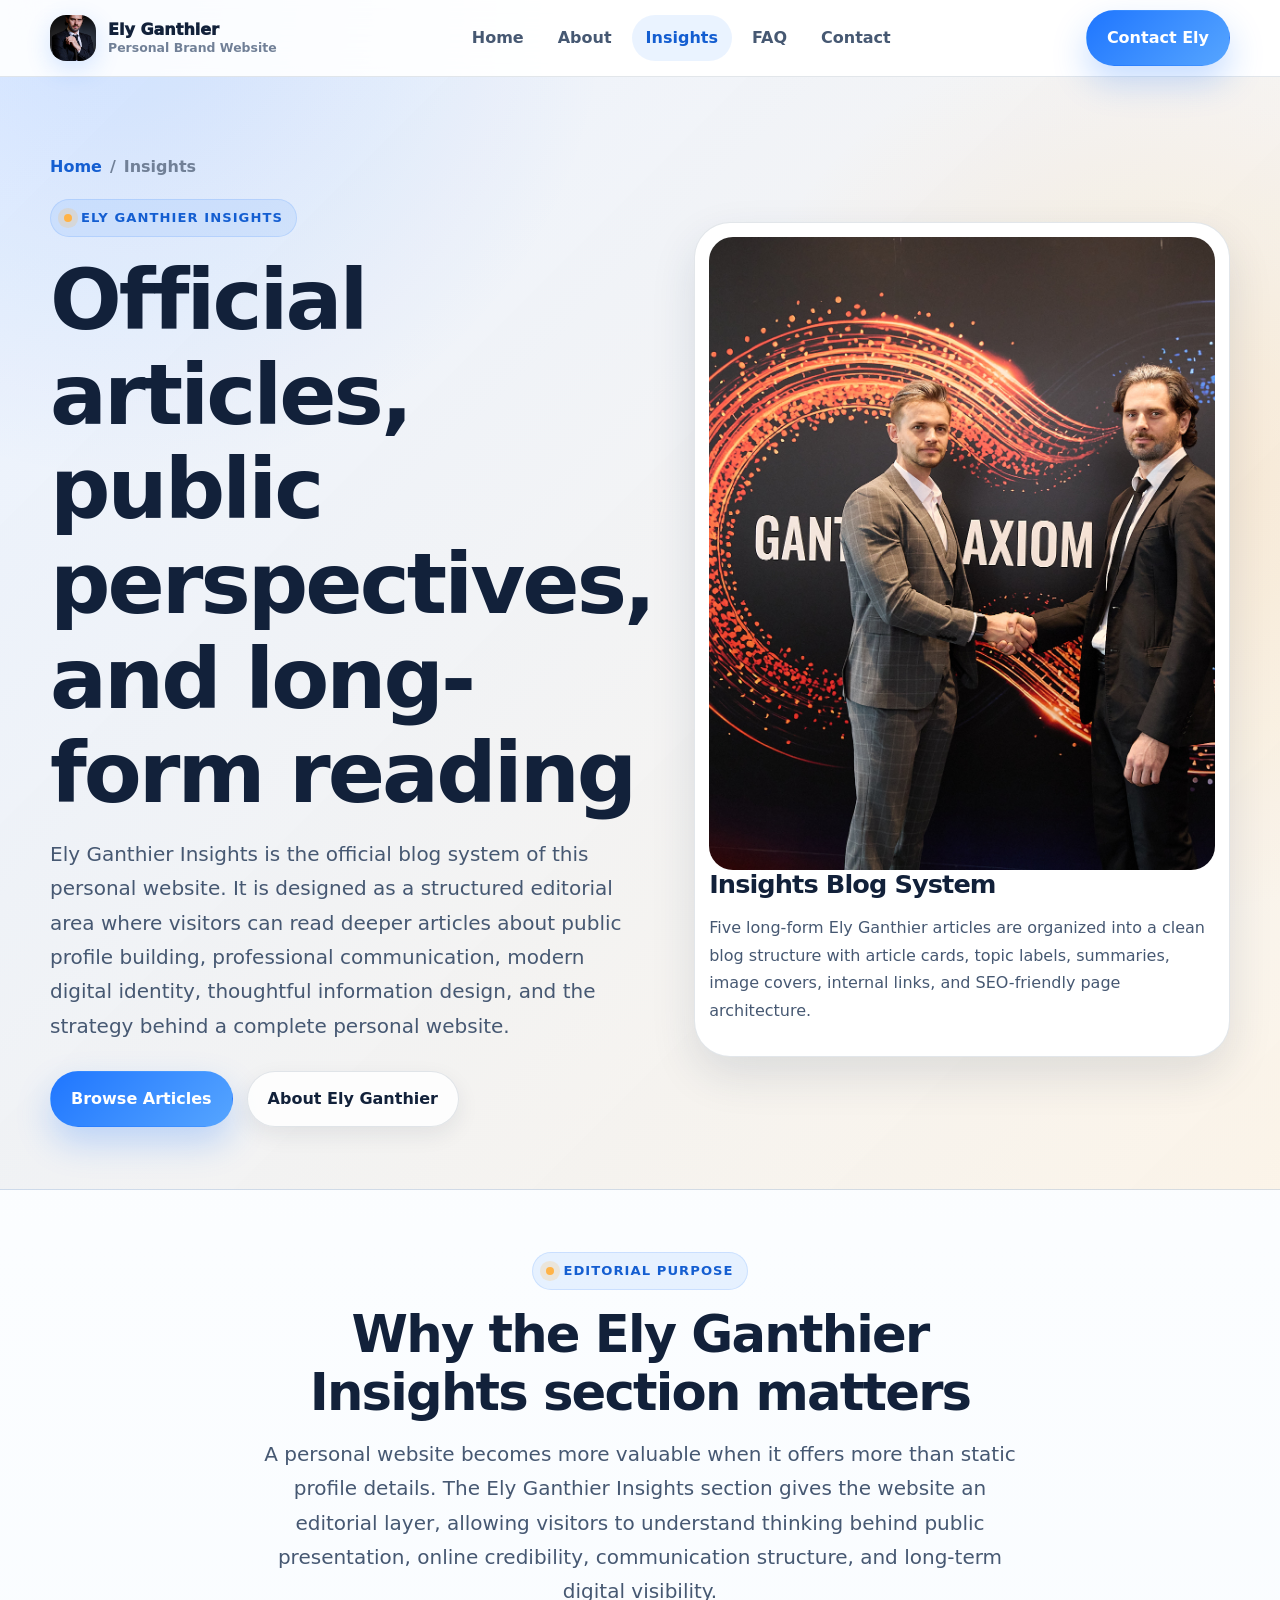
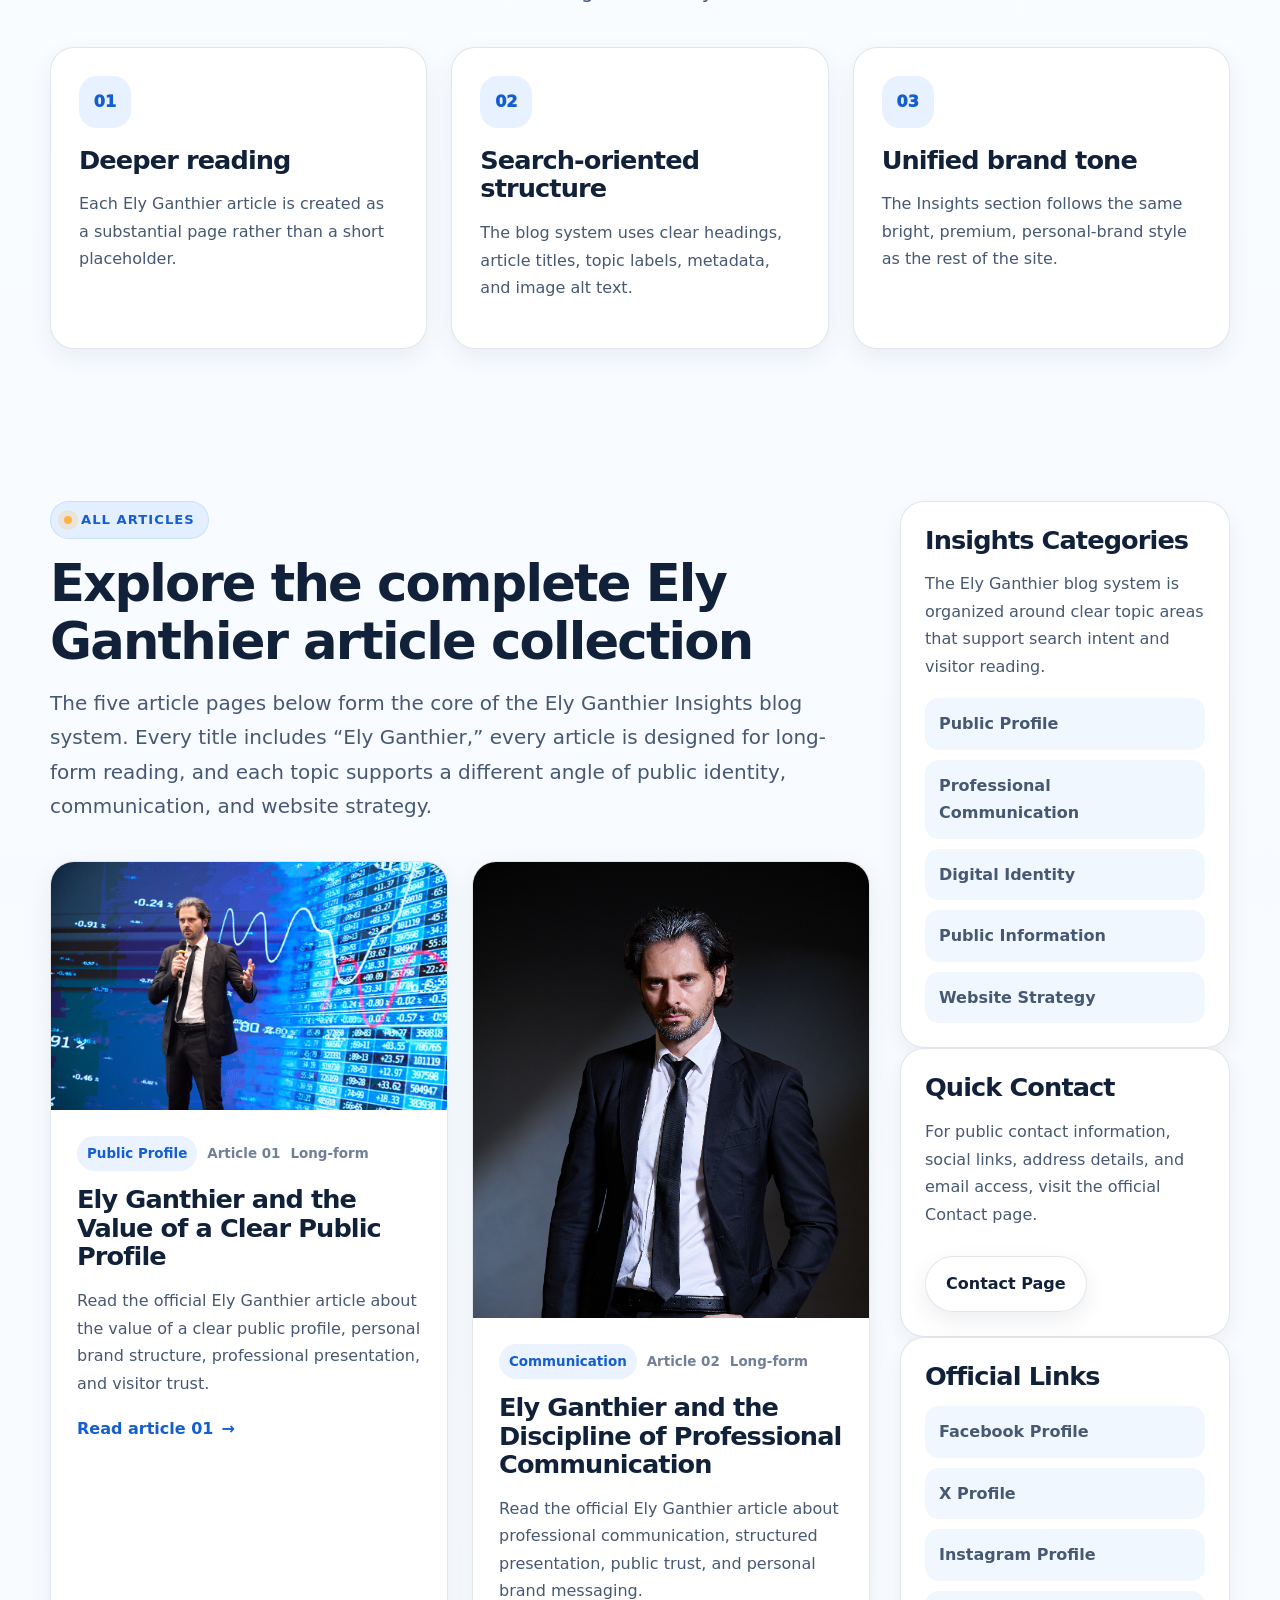
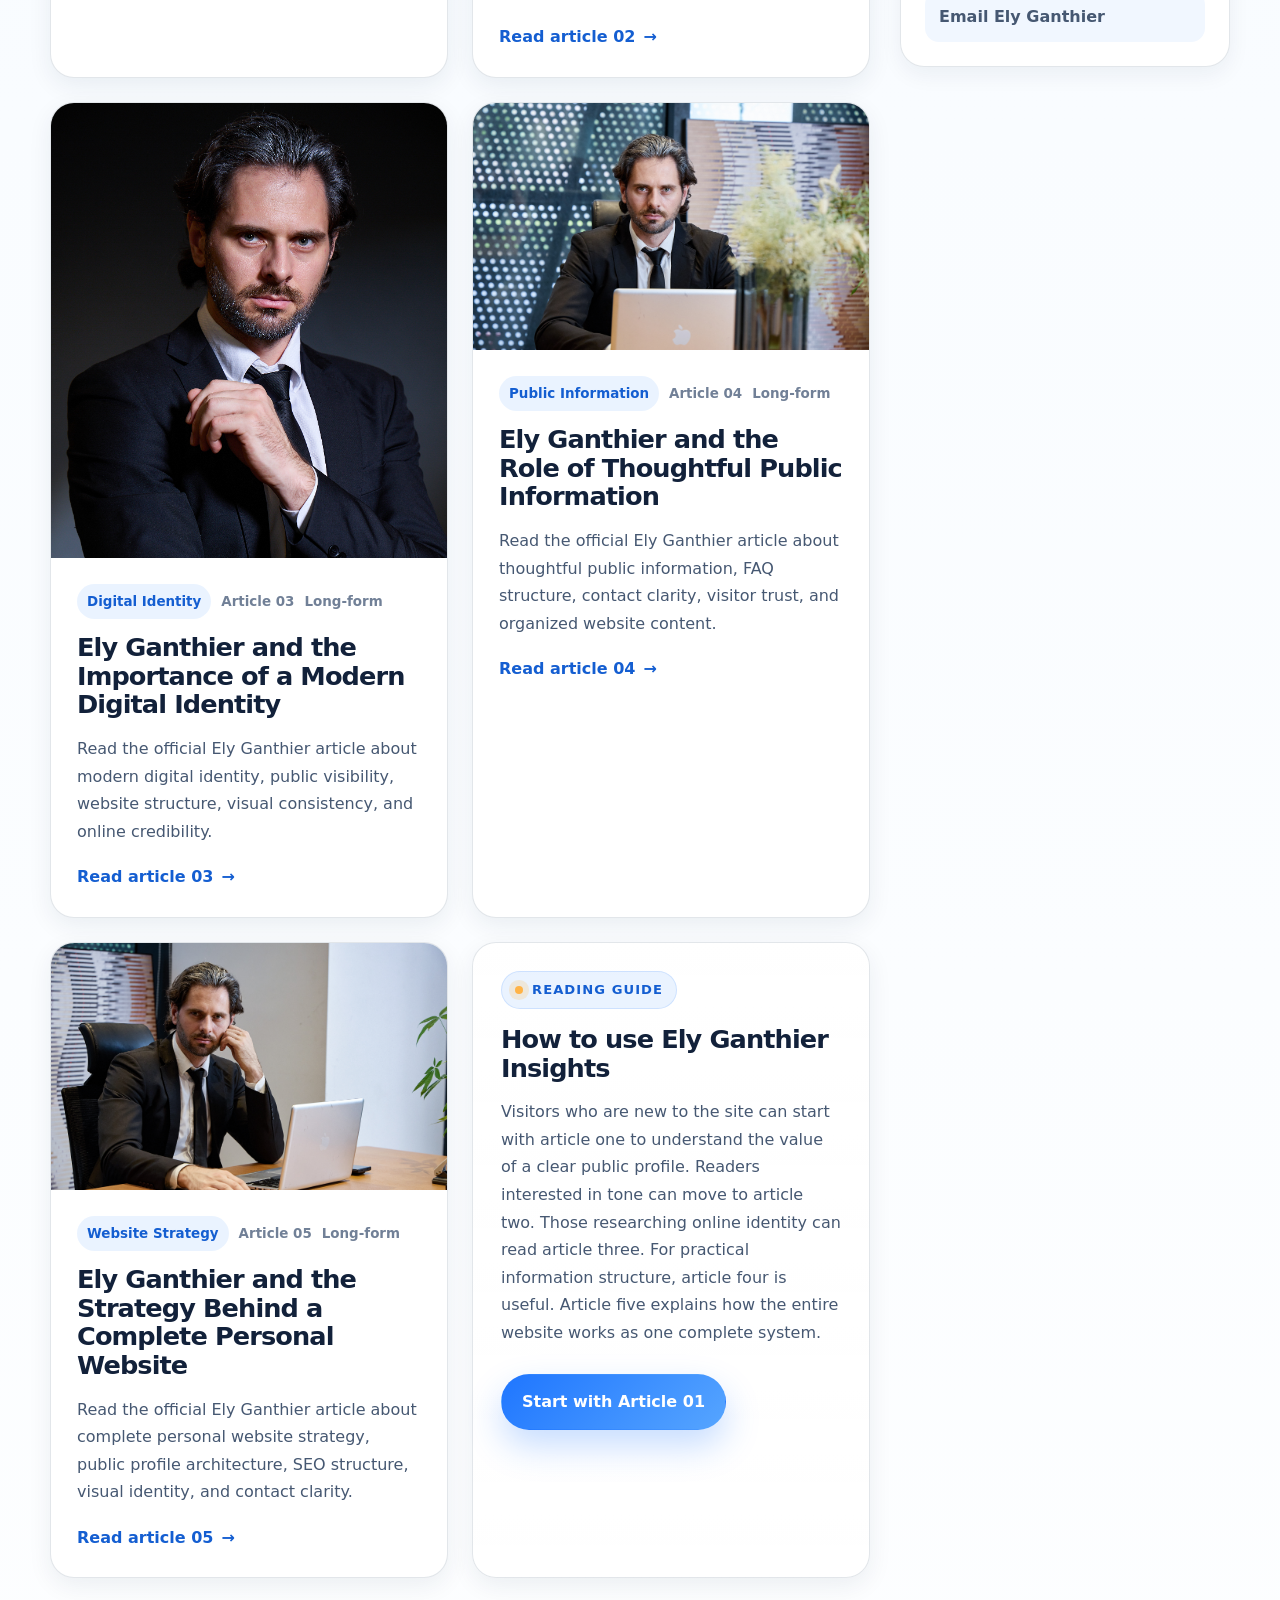
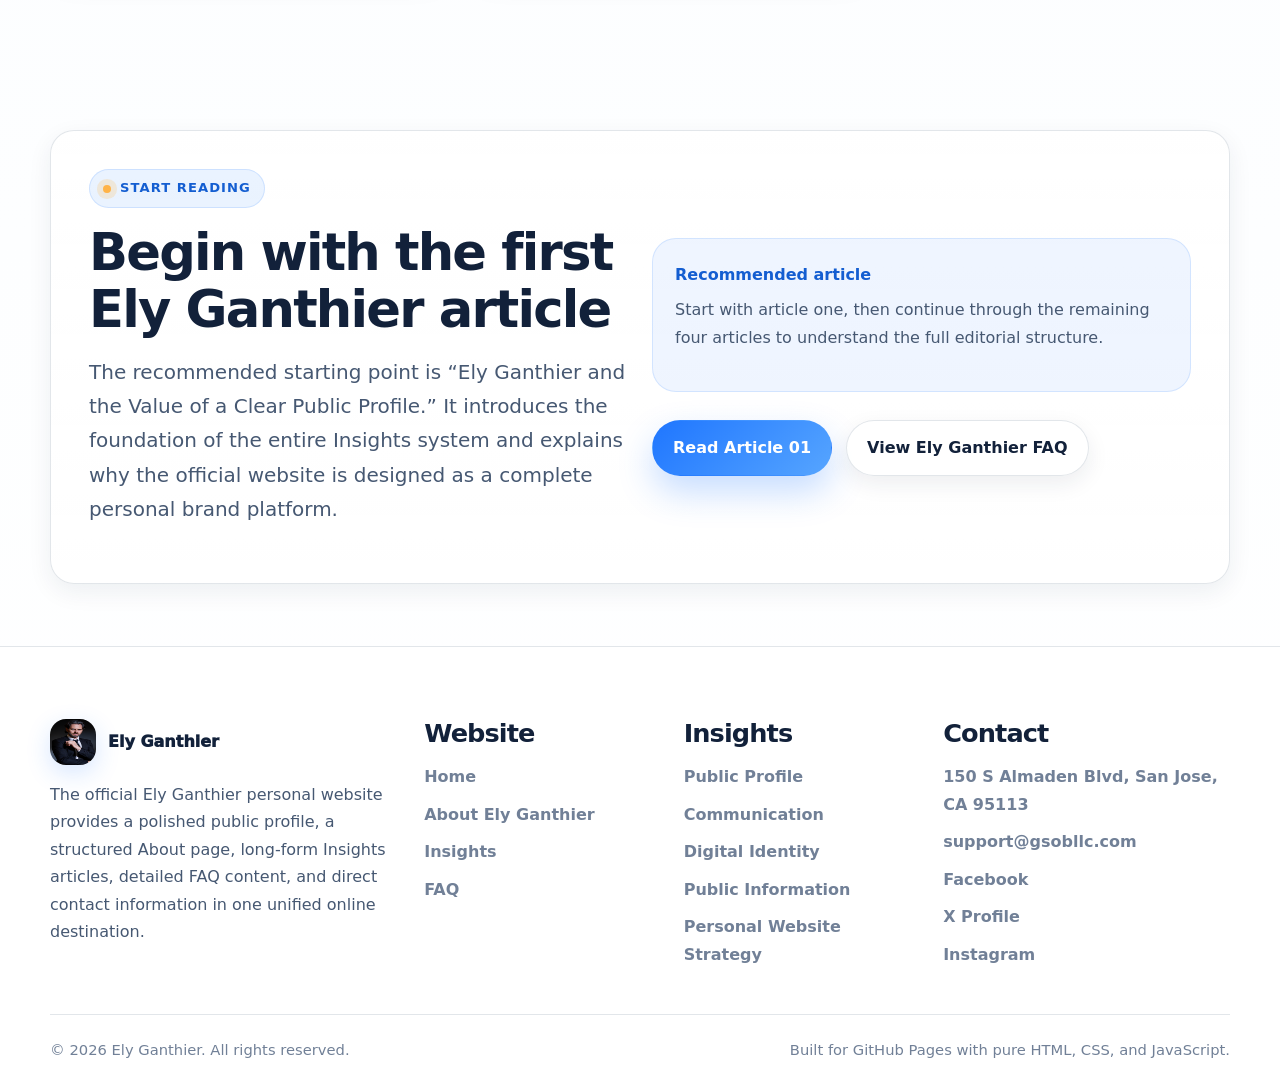
<file: insights.html>
<!DOCTYPE html>
<html lang="en">
<head>
  <meta charset="UTF-8" /><meta http-equiv="X-UA-Compatible" content="IE=edge" /><meta name="viewport" content="width=device-width, initial-scale=1.0" />
  <title>Ely Ganthier Insights | Official Blog and Long-Form Articles</title>
  <meta name="description" content="Read Ely Ganthier Insights, the official blog system featuring five long-form articles about public profile, communication, digital identity, public information, and website strategy." />
  <meta name="keywords" content="Ely Ganthier Insights, Ely Ganthier blog, Ely Ganthier articles, Ely Ganthier public profile" />
  <meta name="author" content="Ely Ganthier" /><meta name="robots" content="index, follow" />
  <link rel="canonical" href="https://ElyGanthier.github.io/insights.html" />
  <meta property="og:title" content="Ely Ganthier Insights | Official Blog and Long-Form Articles" /><meta property="og:description" content="Read Ely Ganthier Insights, the official blog system featuring five long-form articles about public profile, communication, digital identity, public information, and website strategy." /><meta property="og:type" content="website" /><meta property="og:url" content="https://ElyGanthier.github.io/insights.html" /><meta property="og:image" content="https://ElyGanthier.github.io/images/LSHY2189.jpg" /><meta property="og:site_name" content="Ely Ganthier" />
  <meta name="twitter:card" content="summary_large_image" /><meta name="twitter:title" content="Ely Ganthier Insights | Official Blog and Long-Form Articles" /><meta name="twitter:description" content="Read Ely Ganthier Insights, the official blog system featuring five long-form articles about public profile, communication, digital identity, public information, and website strategy." /><meta name="twitter:image" content="https://ElyGanthier.github.io/images/LSHY2189.jpg" />
  <link rel="icon" type="image/jpeg" href="images/LSHY2510.jpg" /><link rel="apple-touch-icon" href="images/LSHY2510.jpg" />
  <link rel="stylesheet" href="css/style.css" />
</head>
<body>
  <div class="reading-progress" aria-hidden="true"></div>
  <header class="site-header">
    <div class="container">
      <nav class="navbar" aria-label="Primary navigation">
        <a class="brand" href="index.html" aria-label="Ely Ganthier home">
          <span class="brand-mark"><img src="images/LSHY2510.jpg" alt="Ely Ganthier portrait favicon and brand mark" /></span>
          <span class="brand-text"><span class="brand-name">Ely Ganthier</span><span class="brand-label">Personal Brand Website</span></span>
        </a>
        <div class="nav-menu">
          <a class="nav-link" href="index.html">Home</a>
          <a class="nav-link" href="about.html">About</a>
          <a class="nav-link" href="insights.html">Insights</a>
          <a class="nav-link" href="faq.html">FAQ</a>
          <a class="nav-link" href="contact.html">Contact</a>
        </div>
        <div class="nav-actions">
          <a class="btn btn-primary" href="contact.html">Contact Ely</a>
          <button class="nav-toggle" type="button" aria-label="Open navigation menu"><span></span><span></span><span></span></button>
        </div>
      </nav>
    </div>
  </header>

<main>
<section class="page-hero"><div class="container"><div class="page-hero-inner"><div class="reveal"><div class="breadcrumb"><a href="index.html">Home</a><span>/</span><span>Insights</span></div><span class="eyebrow">Ely Ganthier Insights</span><h1>Official articles, public perspectives, and long-form reading</h1><p class="lead">Ely Ganthier Insights is the official blog system of this personal website. It is designed as a structured editorial area where visitors can read deeper articles about public profile building, professional communication, modern digital identity, thoughtful information design, and the strategy behind a complete personal website.</p><div class="button-row"><a class="btn btn-primary" href="#articles">Browse Articles</a><a class="btn btn-secondary" href="about.html">About Ely Ganthier</a></div></div><aside class="profile-panel reveal"><img src="images/LSHY2189.jpg" alt="Ely Ganthier presenting in front of a bright visual background" /><h3>Insights Blog System</h3><p>Five long-form Ely Ganthier articles are organized into a clean blog structure with article cards, topic labels, summaries, image covers, internal links, and SEO-friendly page architecture.</p></aside></div></div></section>
<section class="section-sm"><div class="container"><div class="section-header center reveal"><span class="eyebrow">Editorial Purpose</span><h2>Why the Ely Ganthier Insights section matters</h2><p class="lead">A personal website becomes more valuable when it offers more than static profile details. The Ely Ganthier Insights section gives the website an editorial layer, allowing visitors to understand thinking behind public presentation, online credibility, communication structure, and long-term digital visibility.</p></div><div class="grid grid-3"><article class="card reveal"><span class="card-number">01</span><h3>Deeper reading</h3><p>Each Ely Ganthier article is created as a substantial page rather than a short placeholder.</p></article><article class="card reveal"><span class="card-number">02</span><h3>Search-oriented structure</h3><p>The blog system uses clear headings, article titles, topic labels, metadata, and image alt text.</p></article><article class="card reveal"><span class="card-number">03</span><h3>Unified brand tone</h3><p>The Insights section follows the same bright, premium, personal-brand style as the rest of the site.</p></article></div></div></section>
<section class="section" id="articles"><div class="container"><div class="blog-layout"><div><div class="section-header reveal"><span class="eyebrow">All Articles</span><h2>Explore the complete Ely Ganthier article collection</h2><p class="lead">The five article pages below form the core of the Ely Ganthier Insights blog system. Every title includes “Ely Ganthier,” every article is designed for long-form reading, and each topic supports a different angle of public identity, communication, and website strategy.</p></div><div class="blog-grid">
<article class="card blog-card reveal"><a class="blog-image" href="article-1.html"><img src="images/LSHY2080.jpg" alt="Ely Ganthier and the Value of a Clear Public Profile" /></a><div class="blog-content"><div class="blog-meta"><span class="blog-tag">Public Profile</span><span>Article 01</span><span>Long-form</span></div><h3><a href="article-1.html">Ely Ganthier and the Value of a Clear Public Profile</a></h3><p>Read the official Ely Ganthier article about the value of a clear public profile, personal brand structure, professional presentation, and visitor trust.</p><a class="btn-link" href="article-1.html">Read article 01</a></div></article><article class="card blog-card reveal portrait-cover"><a class="blog-image" href="article-2.html"><img src="images/LSHY2505.jpg" alt="Ely Ganthier and the Discipline of Professional Communication" /></a><div class="blog-content"><div class="blog-meta"><span class="blog-tag">Communication</span><span>Article 02</span><span>Long-form</span></div><h3><a href="article-2.html">Ely Ganthier and the Discipline of Professional Communication</a></h3><p>Read the official Ely Ganthier article about professional communication, structured presentation, public trust, and personal brand messaging.</p><a class="btn-link" href="article-2.html">Read article 02</a></div></article><article class="card blog-card reveal portrait-cover"><a class="blog-image" href="article-3.html"><img src="images/LSHY2510.jpg" alt="Ely Ganthier and the Importance of a Modern Digital Identity" /></a><div class="blog-content"><div class="blog-meta"><span class="blog-tag">Digital Identity</span><span>Article 03</span><span>Long-form</span></div><h3><a href="article-3.html">Ely Ganthier and the Importance of a Modern Digital Identity</a></h3><p>Read the official Ely Ganthier article about modern digital identity, public visibility, website structure, visual consistency, and online credibility.</p><a class="btn-link" href="article-3.html">Read article 03</a></div></article><article class="card blog-card reveal"><a class="blog-image" href="article-4.html"><img src="images/LSHY2525.jpg" alt="Ely Ganthier and the Role of Thoughtful Public Information" /></a><div class="blog-content"><div class="blog-meta"><span class="blog-tag">Public Information</span><span>Article 04</span><span>Long-form</span></div><h3><a href="article-4.html">Ely Ganthier and the Role of Thoughtful Public Information</a></h3><p>Read the official Ely Ganthier article about thoughtful public information, FAQ structure, contact clarity, visitor trust, and organized website content.</p><a class="btn-link" href="article-4.html">Read article 04</a></div></article><article class="card blog-card reveal"><a class="blog-image" href="article-5.html"><img src="images/LSHY2530.jpg" alt="Ely Ganthier and the Strategy Behind a Complete Personal Website" /></a><div class="blog-content"><div class="blog-meta"><span class="blog-tag">Website Strategy</span><span>Article 05</span><span>Long-form</span></div><h3><a href="article-5.html">Ely Ganthier and the Strategy Behind a Complete Personal Website</a></h3><p>Read the official Ely Ganthier article about complete personal website strategy, public profile architecture, SEO structure, visual identity, and contact clarity.</p><a class="btn-link" href="article-5.html">Read article 05</a></div></article><article class="card card-accent reveal"><span class="eyebrow">Reading Guide</span><h3>How to use Ely Ganthier Insights</h3><p>Visitors who are new to the site can start with article one to understand the value of a clear public profile. Readers interested in tone can move to article two. Those researching online identity can read article three. For practical information structure, article four is useful. Article five explains how the entire website works as one complete system.</p><div class="button-row"><a class="btn btn-primary" href="article-1.html">Start with Article 01</a></div></article>
</div></div><aside class="sidebar"><div class="sidebar-card reveal"><h3>Insights Categories</h3><p>The Ely Ganthier blog system is organized around clear topic areas that support search intent and visitor reading.</p><ul class="sidebar-list"><li><a href="article-1.html">Public Profile</a></li><li><a href="article-2.html">Professional Communication</a></li><li><a href="article-3.html">Digital Identity</a></li><li><a href="article-4.html">Public Information</a></li><li><a href="article-5.html">Website Strategy</a></li></ul></div><div class="sidebar-card reveal"><h3>Quick Contact</h3><p>For public contact information, social links, address details, and email access, visit the official Contact page.</p><div class="button-row"><a class="btn btn-secondary" href="contact.html">Contact Page</a></div></div><div class="sidebar-card reveal"><h3>Official Links</h3><ul class="sidebar-list"><li><a href="https://www.facebook.com/profile.php?id=61589082797492">Facebook Profile</a></li><li><a href="https://x.com/GanthierAcademy">X Profile</a></li><li><a href="https://www.instagram.com/ganthieracademy/">Instagram Profile</a></li><li><a href="mailto:support@gsobllc.com">Email Ely Ganthier</a></li></ul></div></aside></div></div></section>
<section class="section-sm"><div class="container"><div class="card card-accent reveal" style="padding:38px;"><div class="grid grid-2" style="align-items:center;"><div><span class="eyebrow">Start Reading</span><h2>Begin with the first Ely Ganthier article</h2><p class="lead">The recommended starting point is “Ely Ganthier and the Value of a Clear Public Profile.” It introduces the foundation of the entire Insights system and explains why the official website is designed as a complete personal brand platform.</p></div><div><div class="notice-box"><strong>Recommended article</strong><p>Start with article one, then continue through the remaining four articles to understand the full editorial structure.</p></div><div class="button-row"><a class="btn btn-primary" href="article-1.html">Read Article 01</a><a class="btn btn-secondary" href="faq.html">View Ely Ganthier FAQ</a></div></div></div></div></div></section>
</main>

  <footer class="site-footer">
    <div class="container">
      <div class="footer-grid">
        <div class="footer-brand">
          <a class="footer-logo" href="index.html"><img src="images/LSHY2510.jpg" alt="Ely Ganthier footer logo portrait" /><span>Ely Ganthier</span></a>
          <p>The official Ely Ganthier personal website provides a polished public profile, a structured About page, long-form Insights articles, detailed FAQ content, and direct contact information in one unified online destination.</p>
        </div>
        <div class="footer-col"><h3>Website</h3><ul class="footer-links">
          <li><a href="index.html">Home</a></li><li><a href="about.html">About Ely Ganthier</a></li><li><a href="insights.html">Insights</a></li><li><a href="faq.html">FAQ</a></li>
        </ul></div>
        <div class="footer-col"><h3>Insights</h3><ul class="footer-links">
          <li><a href="article-1.html">Public Profile</a></li><li><a href="article-2.html">Communication</a></li><li><a href="article-3.html">Digital Identity</a></li><li><a href="article-4.html">Public Information</a></li><li><a href="article-5.html">Personal Website Strategy</a></li>
        </ul></div>
        <div class="footer-col"><h3>Contact</h3><ul class="footer-links">
          <li><a href="https://www.google.com/maps/search/?api=1&query=150%20S%20Almaden%20Blvd%2C%20San%20Jose%2C%20CALIFORNIA%2C%2095113">150 S Almaden Blvd, San Jose, CA 95113</a></li><li><a href="mailto:support@gsobllc.com">support@gsobllc.com</a></li><li><a href="https://www.facebook.com/profile.php?id=61589082797492">Facebook</a></li><li><a href="https://x.com/GanthierAcademy">X Profile</a></li><li><a href="https://www.instagram.com/ganthieracademy/">Instagram</a></li>
        </ul></div>
      </div>
      <div class="footer-bottom"><span>© 2026 Ely Ganthier. All rights reserved.</span><span>Built for GitHub Pages with pure HTML, CSS, and JavaScript.</span></div>
    </div>
  </footer>
  <button class="back-to-top" type="button" aria-label="Back to top">↑</button>
  <script src="js/main.js" defer></script>

</body>
</html>
</file>
<file: css/style.css>
/* Ely Ganthier Official Website - Pure HTML/CSS/JS */
:root{
  --bg:#f7fbff;--bg2:#eef7ff;--warm:#fff8ef;--card:#fff;--ink:#12213a;--soft:#465872;--muted:#718097;
  --primary:#1f76ff;--primary2:#145ed1;--accent:#ffb347;--line:rgba(21,48,80,.12);
  --shadow:0 18px 45px rgba(24,50,84,.12);--shadow2:0 30px 80px rgba(24,50,84,.18);
  --r:24px;--r2:36px;--max:1180px;--font:Inter,ui-sans-serif,system-ui,-apple-system,BlinkMacSystemFont,"Segoe UI",Arial,sans-serif
}
*{box-sizing:border-box}html{scroll-behavior:smooth}body{margin:0;font-family:var(--font);line-height:1.72;color:var(--ink);background:radial-gradient(circle at 10% 0,rgba(31,118,255,.14),transparent 30rem),radial-gradient(circle at 90% 8%,rgba(255,179,71,.18),transparent 28rem),linear-gradient(180deg,#fff,var(--bg) 42%,#fff);overflow-x:hidden}
img{max-width:100%;display:block}a{text-decoration:none;color:inherit}button,input,textarea{font:inherit}.container{width:min(var(--max),calc(100% - 40px));margin:auto}.section{padding:90px 0}.section-sm{padding:62px 0}
.reading-progress{position:fixed;top:0;left:0;height:3px;width:0;background:linear-gradient(90deg,var(--primary),var(--accent));z-index:2000}
.site-header{position:sticky;top:0;z-index:1000;background:rgba(255,255,255,.82);backdrop-filter:blur(18px);border-bottom:1px solid var(--line);transition:.25s}.site-header.is-scrolled{box-shadow:0 14px 36px rgba(20,40,70,.08)}
.navbar{min-height:76px;display:flex;align-items:center;justify-content:space-between;gap:20px}.brand{display:flex;align-items:center;gap:12px}.brand-mark,.footer-logo img{width:46px;height:46px;border-radius:16px;overflow:hidden;box-shadow:0 8px 24px rgba(31,118,255,.18)}.brand-mark img{width:100%;height:100%;object-fit:cover}.brand-text{display:flex;flex-direction:column;line-height:1.1}.brand-name{font-weight:950}.brand-label{font-size:.78rem;color:var(--muted);font-weight:750;margin-top:3px}.nav-menu{display:flex;align-items:center;gap:6px}.nav-link{padding:9px 14px;border-radius:999px;color:var(--soft);font-weight:850}.nav-link:hover,.nav-link.active{background:rgba(31,118,255,.09);color:var(--primary2)}.nav-actions{display:flex;align-items:center;gap:10px}.nav-toggle{display:none;border:1px solid var(--line);background:#fff;border-radius:15px;width:46px;height:46px;box-shadow:0 8px 22px rgba(0,0,0,.06)}.nav-toggle span{display:block;width:21px;height:2px;background:var(--ink);margin:5px auto;border-radius:3px}.nav-toggle.is-open span:nth-child(1){transform:translateY(7px) rotate(45deg)}.nav-toggle.is-open span:nth-child(2){opacity:0}.nav-toggle.is-open span:nth-child(3){transform:translateY(-7px) rotate(-45deg)}
.eyebrow{display:inline-flex;align-items:center;gap:9px;padding:7px 13px;border-radius:999px;background:rgba(31,118,255,.09);border:1px solid rgba(31,118,255,.14);font-size:.82rem;font-weight:900;color:var(--primary2);letter-spacing:.08em;text-transform:uppercase;margin-bottom:16px}.eyebrow:before{content:"";width:8px;height:8px;border-radius:50%;background:var(--accent);box-shadow:0 0 0 6px rgba(255,179,71,.2)}
h1,h2,h3{line-height:1.12;margin:0 0 16px;letter-spacing:-.035em}h1{font-size:clamp(2.6rem,6.6vw,5.7rem)}h2{font-size:clamp(2rem,4vw,3.35rem)}h3{font-size:clamp(1.25rem,2vw,1.8rem)}p{margin:0 0 18px;color:var(--soft)}.lead{font-size:clamp(1.06rem,1.7vw,1.25rem);max-width:780px}.gradient-text{background:linear-gradient(120deg,var(--primary2),var(--primary),#e89018);-webkit-background-clip:text;background-clip:text;color:transparent}
.btn{display:inline-flex;align-items:center;justify-content:center;gap:10px;border-radius:999px;padding:13px 20px;min-height:48px;font-weight:900;border:1px solid transparent;transition:.25s}.btn:hover{transform:translateY(-2px)}.btn-primary{background:linear-gradient(135deg,var(--primary),#56a5ff);color:#fff;box-shadow:0 16px 34px rgba(31,118,255,.25)}.btn-secondary{background:rgba(255,255,255,.82);border-color:var(--line);box-shadow:0 8px 22px rgba(20,40,70,.08)}.btn-accent{background:linear-gradient(135deg,var(--accent),#ffd27f);color:#442400}.btn-link{display:inline-flex;gap:8px;color:var(--primary2);font-weight:900}.btn-link:after{content:"→";transition:.2s}.btn-link:hover:after{transform:translateX(4px)}.button-row{display:flex;flex-wrap:wrap;gap:14px;margin-top:28px}
.hero{padding:78px 0 96px;position:relative}.hero-grid,.page-hero-inner,.contact-layout{display:grid;grid-template-columns:minmax(0,1.05fr) minmax(360px,.95fr);gap:52px;align-items:center}.hero-card,.article-cover,.image-frame,.profile-panel,.contact-card,.map-card{background:#fff;border:1px solid var(--line);box-shadow:var(--shadow);border-radius:var(--r2);padding:14px;overflow:hidden}.hero-card img{width:100%;min-height:520px;max-height:660px;object-fit:cover;object-position:center}.hero-card.landscape img{min-height:420px}.hero-note{position:absolute;left:-20px;bottom:34px;background:rgba(255,255,255,.9);backdrop-filter:blur(16px);padding:18px;border:1px solid var(--line);border-radius:22px;box-shadow:var(--shadow);max-width:290px}.hero-visual{position:relative}.floating-badge{position:absolute;right:-14px;top:42px;background:#fff;padding:14px 16px;border-radius:20px;box-shadow:var(--shadow);font-weight:950;color:var(--primary2)}
.hero-meta{display:flex;gap:12px;flex-wrap:wrap;margin-top:26px}.meta-pill{display:inline-flex;align-items:center;gap:9px;background:#fff;border:1px solid var(--line);border-radius:999px;padding:10px 14px;color:var(--soft);font-weight:800;box-shadow:0 8px 22px rgba(20,40,70,.06)}.meta-pill span{width:8px;height:8px;background:#1fa67a;border-radius:50%}
.grid{display:grid;gap:24px}.grid-2{grid-template-columns:repeat(2,1fr)}.grid-3{grid-template-columns:repeat(3,1fr)}.grid-4{grid-template-columns:repeat(4,1fr)}.card{background:#fff;border:1px solid var(--line);box-shadow:0 8px 25px rgba(20,40,70,.07);border-radius:var(--r);padding:28px;transition:.25s}.card:hover{transform:translateY(-6px);box-shadow:var(--shadow);border-color:rgba(31,118,255,.2)}.card-soft{background:linear-gradient(180deg,#fff,rgba(255,255,255,.96)),radial-gradient(circle at top right,rgba(31,118,255,.12),transparent 18rem)}.card-accent{background:linear-gradient(180deg,#fff,rgba(255,255,255,.96)),radial-gradient(circle at top left,rgba(255,179,71,.2),transparent 18rem)}.card-number,.icon{display:inline-flex;align-items:center;justify-content:center;width:52px;height:52px;margin-bottom:18px;border-radius:18px;background:rgba(31,118,255,.1);color:var(--primary2);font-weight:950}.stats-strip{display:grid;grid-template-columns:repeat(4,1fr);gap:18px}.stat-card{background:#fff;border:1px solid var(--line);box-shadow:0 8px 22px rgba(20,40,70,.06);border-radius:var(--r);padding:24px}.stat-value{display:block;color:var(--primary2);font-size:clamp(1.7rem,3vw,2.5rem);font-weight:950;line-height:1}.stat-label{color:var(--muted);font-weight:750;font-size:.92rem}
.section-header{max-width:780px;margin-bottom:38px}.section-header.center{text-align:center;margin-left:auto;margin-right:auto}.page-hero{padding:76px 0 62px;background:linear-gradient(135deg,rgba(31,118,255,.09),rgba(255,179,71,.12));border-bottom:1px solid var(--line)}.breadcrumb{display:flex;flex-wrap:wrap;gap:8px;color:var(--muted);font-weight:750;margin-bottom:18px}.breadcrumb a{color:var(--primary2)}.profile-panel img,.image-frame.portrait img{aspect-ratio:4/5;object-fit:cover;object-position:center top;border-radius:24px}.image-frame.landscape img,.image-frame.wide img{aspect-ratio:16/9;object-fit:cover;border-radius:24px}.image-frame.tall img{aspect-ratio:3/5;object-fit:cover;object-position:center top;border-radius:24px}.image-caption{margin-top:12px;padding:12px 14px;border-radius:18px;background:rgba(247,251,255,.9);border:1px solid var(--line)}.image-caption strong{display:block}.image-caption span{color:var(--muted);font-size:.9rem}.gallery-grid{display:grid;grid-template-columns:1.1fr .9fr 1fr;gap:18px}.gallery-grid .image-frame:first-child{grid-row:span 2}.feature-list{padding:0;margin:24px 0 0;display:grid;gap:12px;list-style:none}.feature-list li{padding:15px 16px 15px 48px;border-radius:18px;border:1px solid var(--line);background:rgba(255,255,255,.75);position:relative;color:var(--soft)}.feature-list li:before{content:"✓";position:absolute;left:16px;top:15px;width:22px;height:22px;border-radius:50%;display:flex;align-items:center;justify-content:center;background:rgba(31,118,255,.1);color:var(--primary2);font-weight:950}
.blog-layout{display:grid;grid-template-columns:minmax(0,1fr) 330px;gap:30px;align-items:start}.blog-grid{display:grid;grid-template-columns:repeat(2,1fr);gap:24px}.blog-card{padding:0;overflow:hidden}.blog-image{display:block;overflow:hidden}.blog-image img{width:100%;aspect-ratio:16/10;object-fit:cover;transition:.6s}.blog-card:hover .blog-image img{transform:scale(1.04)}.portrait-cover .blog-image img{aspect-ratio:4/4.6;object-position:center top}.blog-content{padding:26px}.blog-meta{display:flex;gap:10px;align-items:center;flex-wrap:wrap;color:var(--muted);font-size:.84rem;font-weight:750;margin-bottom:14px}.blog-tag{background:rgba(31,118,255,.09);color:var(--primary2);font-weight:900;padding:6px 10px;border-radius:999px}.sidebar,.article-aside,.faq-intro{position:sticky;top:100px}.sidebar-card,.toc{background:#fff;border:1px solid var(--line);border-radius:var(--r);box-shadow:0 8px 22px rgba(20,40,70,.06);padding:24px}.sidebar-list{display:grid;gap:10px;list-style:none;margin:14px 0 0;padding:0}.sidebar-list a{display:block;background:rgba(31,118,255,.06);border-radius:14px;padding:12px 14px;color:var(--soft);font-weight:800}.sidebar-list a:hover{color:var(--primary2);background:rgba(31,118,255,.11)}
.article-hero{padding:72px 0 42px;background:radial-gradient(circle at 20% 0,rgba(31,118,255,.12),transparent 30rem),radial-gradient(circle at 80% 0,rgba(255,179,71,.14),transparent 28rem)}.article-header{text-align:center;max-width:930px;margin:auto}.article-cover{width:min(1050px,calc(100% - 40px));margin:34px auto 0}.article-cover img{width:100%;max-height:640px;object-fit:cover;border-radius:24px}.article-cover.portrait img{aspect-ratio:4/5;max-height:760px;object-position:center top}.article-shell{display:grid;grid-template-columns:minmax(0,760px) 300px;gap:44px;justify-content:center;align-items:start}.article-content{font-size:1.06rem}.article-content h2{margin-top:48px;font-size:clamp(1.8rem,3vw,2.55rem)}.article-content p{margin-bottom:22px}.article-content>p:first-of-type:first-letter{float:left;font-family:Georgia,serif;color:var(--primary2);font-size:4.2rem;line-height:.9;padding-right:8px}.article-quote{margin:34px 0;padding:28px;border-radius:var(--r);border-left:5px solid var(--primary);background:linear-gradient(135deg,rgba(31,118,255,.08),rgba(255,179,71,.1)),#fff;box-shadow:0 8px 22px rgba(20,40,70,.06)}.article-quote p{font-family:Georgia,serif;font-size:1.25rem;color:var(--ink);margin:0}.article-nav{display:flex;justify-content:space-between;gap:18px;margin-top:56px}.article-nav a{flex:1;padding:20px;border-radius:var(--r);background:#fff;border:1px solid var(--line);box-shadow:0 8px 22px rgba(20,40,70,.06);font-weight:900}
.faq-layout{display:grid;grid-template-columns:.44fr 1fr;gap:36px;align-items:start}.faq-list{display:grid;gap:16px}.faq-item{background:#fff;border:1px solid var(--line);border-radius:22px;box-shadow:0 8px 22px rgba(20,40,70,.06);overflow:hidden}.faq-question{width:100%;display:flex;justify-content:space-between;align-items:center;text-align:left;gap:16px;border:0;background:transparent;padding:22px 24px;font-weight:950;color:var(--ink)}.faq-icon{width:30px;height:30px;border-radius:50%;background:rgba(31,118,255,.09);display:flex;align-items:center;justify-content:center;color:var(--primary2)}.faq-icon:before{content:"+";font-weight:950}.faq-item.is-open .faq-icon{transform:rotate(45deg);background:rgba(255,179,71,.22)}.faq-answer{max-height:0;overflow:hidden;transition:max-height .33s ease}.faq-answer-inner{padding:0 24px 24px}.faq-answer-inner p{margin:0}
.contact-list{display:grid;gap:16px;list-style:none;margin:24px 0 0;padding:0}.contact-item{display:grid;grid-template-columns:48px 1fr;gap:14px;padding:18px;border-radius:20px;background:rgba(247,251,255,.9);border:1px solid var(--line)}.contact-icon{width:48px;height:48px;border-radius:16px;background:rgba(31,118,255,.1);display:flex;align-items:center;justify-content:center;color:var(--primary2);font-weight:950}.contact-item strong{display:block}.contact-item a{color:var(--soft);overflow-wrap:anywhere}.social-links{display:flex;flex-wrap:wrap;gap:12px;margin-top:24px}.social-link{background:#fff;border:1px solid var(--line);border-radius:999px;padding:12px 15px;font-weight:850;box-shadow:0 8px 22px rgba(20,40,70,.06)}.form-group{display:grid;gap:8px;margin-bottom:16px}.form-control{width:100%;min-height:52px;border:1px solid rgba(24,48,80,.14);border-radius:16px;padding:14px 16px;outline:none}.form-control:focus{border-color:rgba(31,118,255,.55);box-shadow:0 0 0 5px rgba(31,118,255,.1)}textarea.form-control{min-height:150px;resize:vertical}.form-note{font-size:.9rem;color:var(--muted)}.map-card{padding:0}.map-card iframe{width:100%;height:420px;border:0;display:block}
.info-table{width:100%;border-collapse:collapse;background:#fff;border-radius:var(--r);overflow:hidden;box-shadow:0 8px 22px rgba(20,40,70,.06)}.info-table th,.info-table td{padding:16px;border-bottom:1px solid var(--line);text-align:left;vertical-align:top}.info-table th{background:rgba(31,118,255,.06);width:32%;font-weight:950}.notice-box{padding:22px;border-radius:var(--r);background:rgba(31,118,255,.07);border:1px solid rgba(31,118,255,.14)}.notice-box strong{display:block;color:var(--primary2);margin-bottom:8px}
.site-footer{padding:72px 0 28px;background:#fff;border-top:1px solid var(--line)}.footer-grid{display:grid;grid-template-columns:1.2fr .8fr .8fr 1fr;gap:30px}.footer-logo{display:flex;align-items:center;gap:12px;font-weight:950;margin-bottom:16px}.footer-links{display:grid;gap:10px;margin:0;padding:0;list-style:none}.footer-links a{color:var(--muted);font-weight:760}.footer-links a:hover{color:var(--primary2)}.footer-bottom{display:flex;justify-content:space-between;gap:16px;border-top:1px solid var(--line);padding-top:22px;margin-top:46px;color:var(--muted);font-size:.92rem}.back-to-top{position:fixed;right:22px;bottom:22px;width:48px;height:48px;border:0;border-radius:50%;background:var(--primary);color:#fff;box-shadow:var(--shadow);opacity:0;pointer-events:none;transform:translateY(12px);transition:.25s}.back-to-top.is-visible{opacity:1;pointer-events:auto;transform:translateY(0)}
.reveal{opacity:0;transform:translateY(22px);transition:opacity .7s ease,transform .7s ease}.reveal.is-visible{opacity:1;transform:none}.fade-in{animation:fadeIn .72s ease both}.float-slow{animation:floatSlow 5.8s ease-in-out infinite}@keyframes fadeIn{from{opacity:0;transform:translateY(18px)}to{opacity:1;transform:none}}@keyframes floatSlow{0%,100%{transform:translateY(0)}50%{transform:translateY(-12px)}}@media(max-width:1100px){.hero-grid,.page-hero-inner,.contact-layout,.article-shell,.blog-layout,.faq-layout{grid-template-columns:1fr}.sidebar,.article-aside,.faq-intro{position:static}.footer-grid{grid-template-columns:repeat(2,1fr)}.stats-strip{grid-template-columns:repeat(2,1fr)}.gallery-grid{grid-template-columns:repeat(2,1fr)}.gallery-grid .image-frame:first-child{grid-row:auto}}@media(max-width:860px){.nav-toggle{display:block}.nav-actions .btn{display:none}.nav-menu{position:fixed;left:20px;right:20px;top:86px;display:grid;padding:18px;border:1px solid var(--line);border-radius:24px;background:rgba(255,255,255,.96);box-shadow:var(--shadow2);opacity:0;pointer-events:none;transform:translateY(-10px);transition:.25s}.nav-menu.is-open{opacity:1;pointer-events:auto;transform:none}.nav-link{text-align:center}.grid-2,.grid-3,.grid-4,.blog-grid{grid-template-columns:1fr}.article-nav{flex-direction:column}}@media(max-width:640px){.container{width:min(100% - 28px,var(--max))}.section{padding:68px 0}.section-sm{padding:48px 0}.brand-label{display:none}.button-row .btn{width:100%}.stats-strip,.footer-grid{grid-template-columns:1fr}.contact-item{grid-template-columns:1fr}.article-cover{width:min(100% - 28px,1050px)}.info-table,.info-table tbody,.info-table tr,.info-table th,.info-table td{display:block;width:100%}.footer-bottom{flex-direction:column}}
</file>
